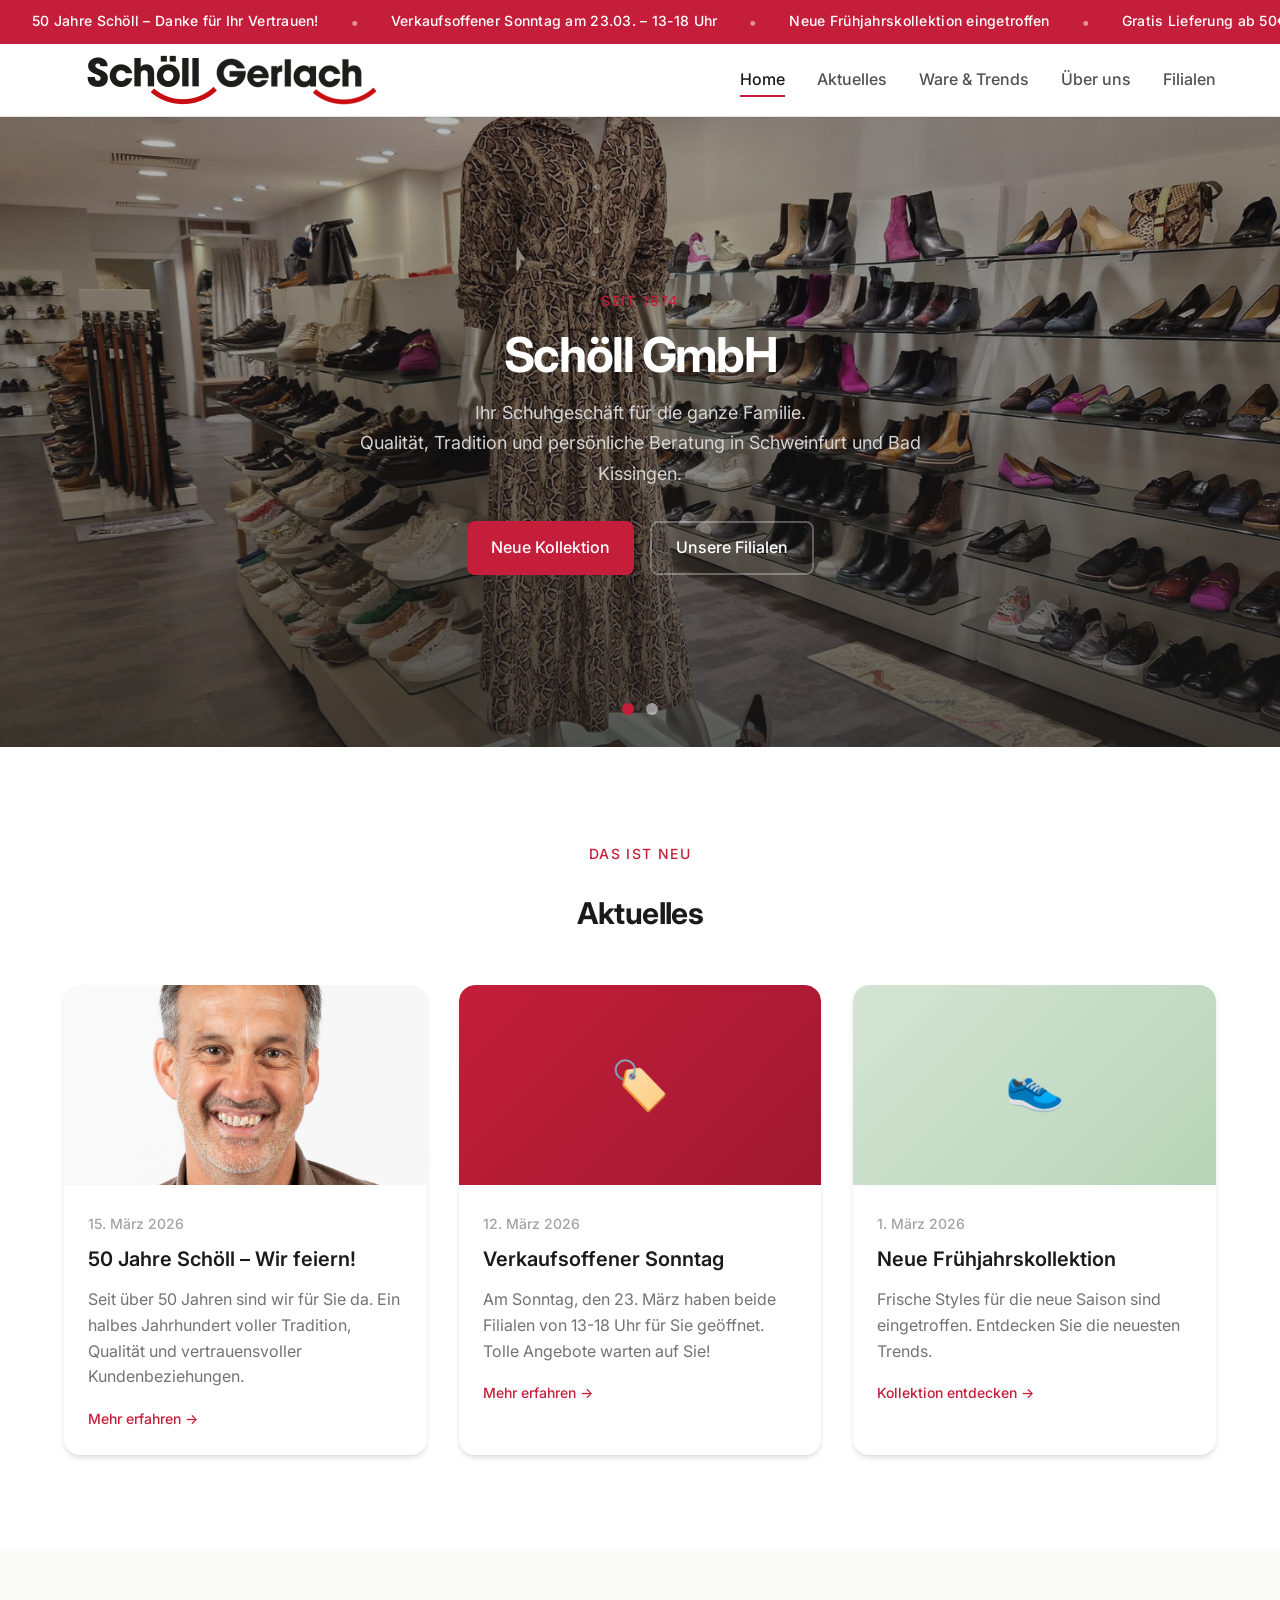
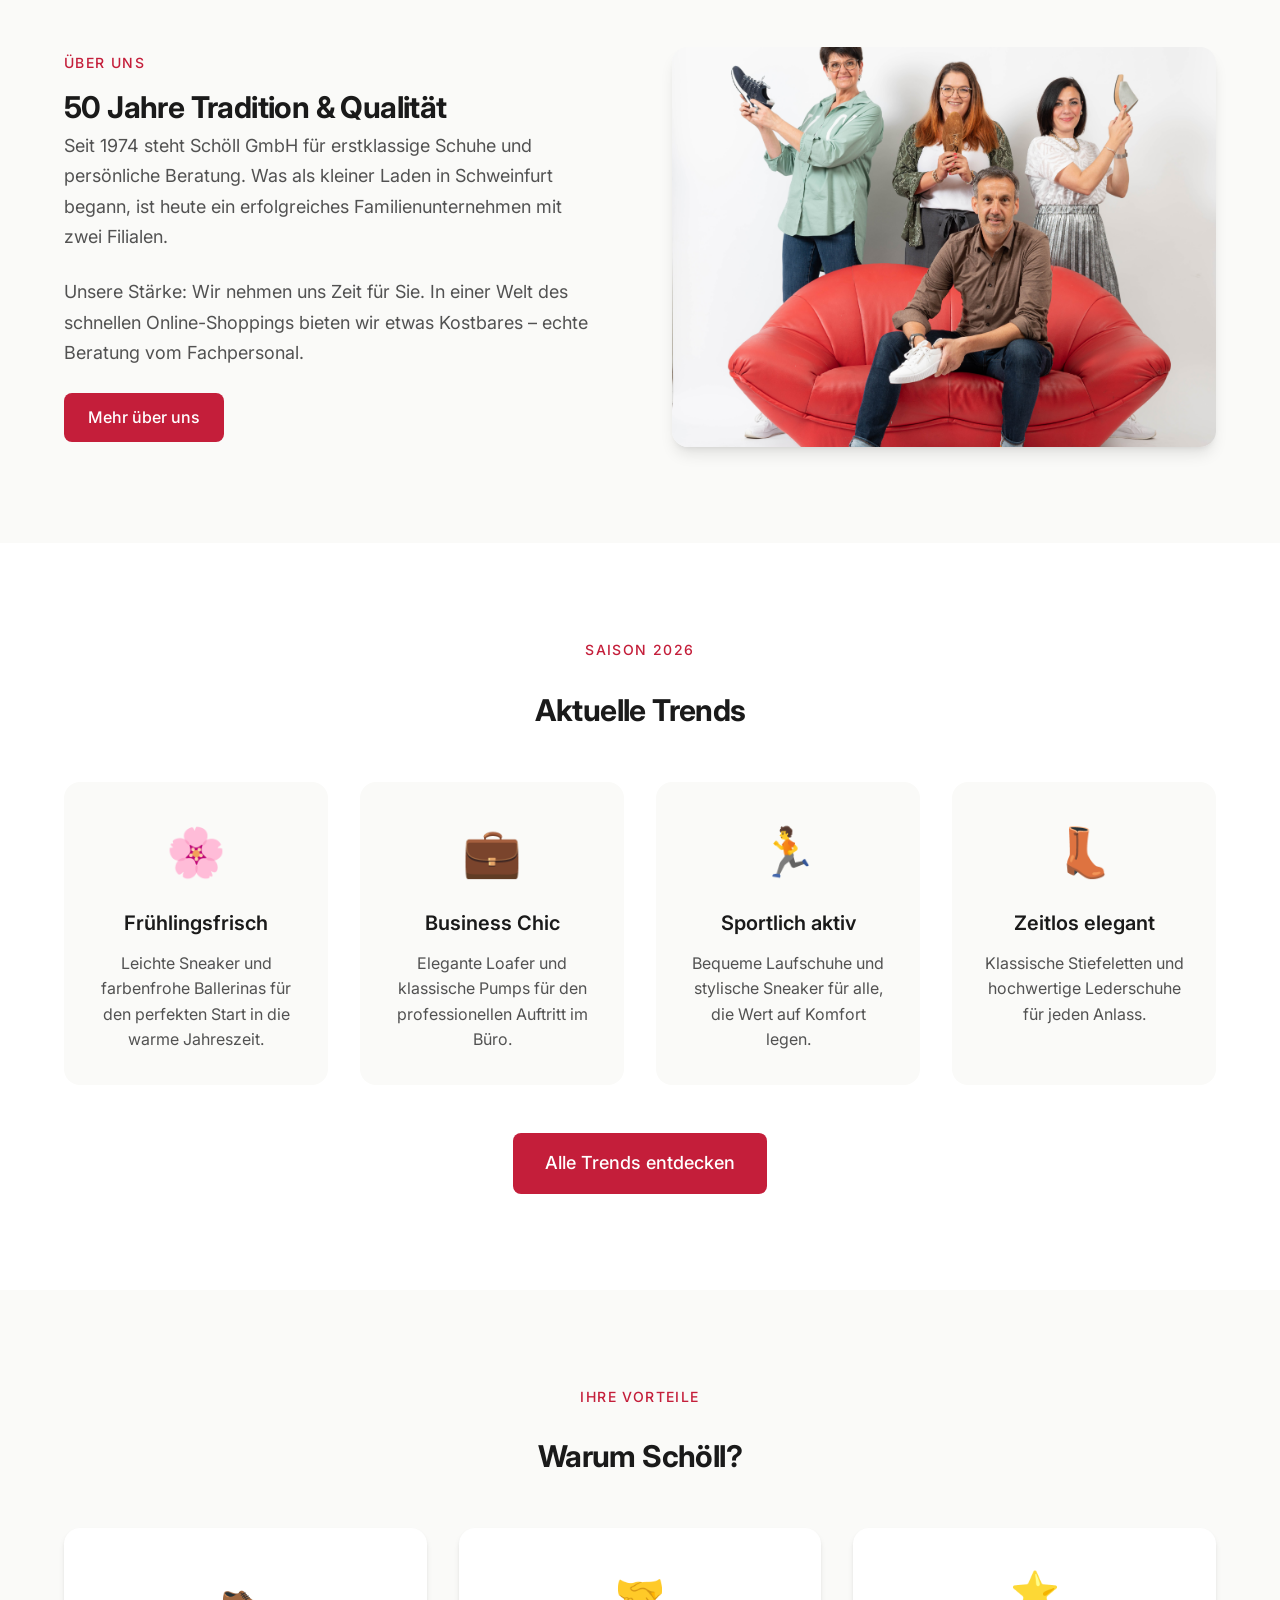
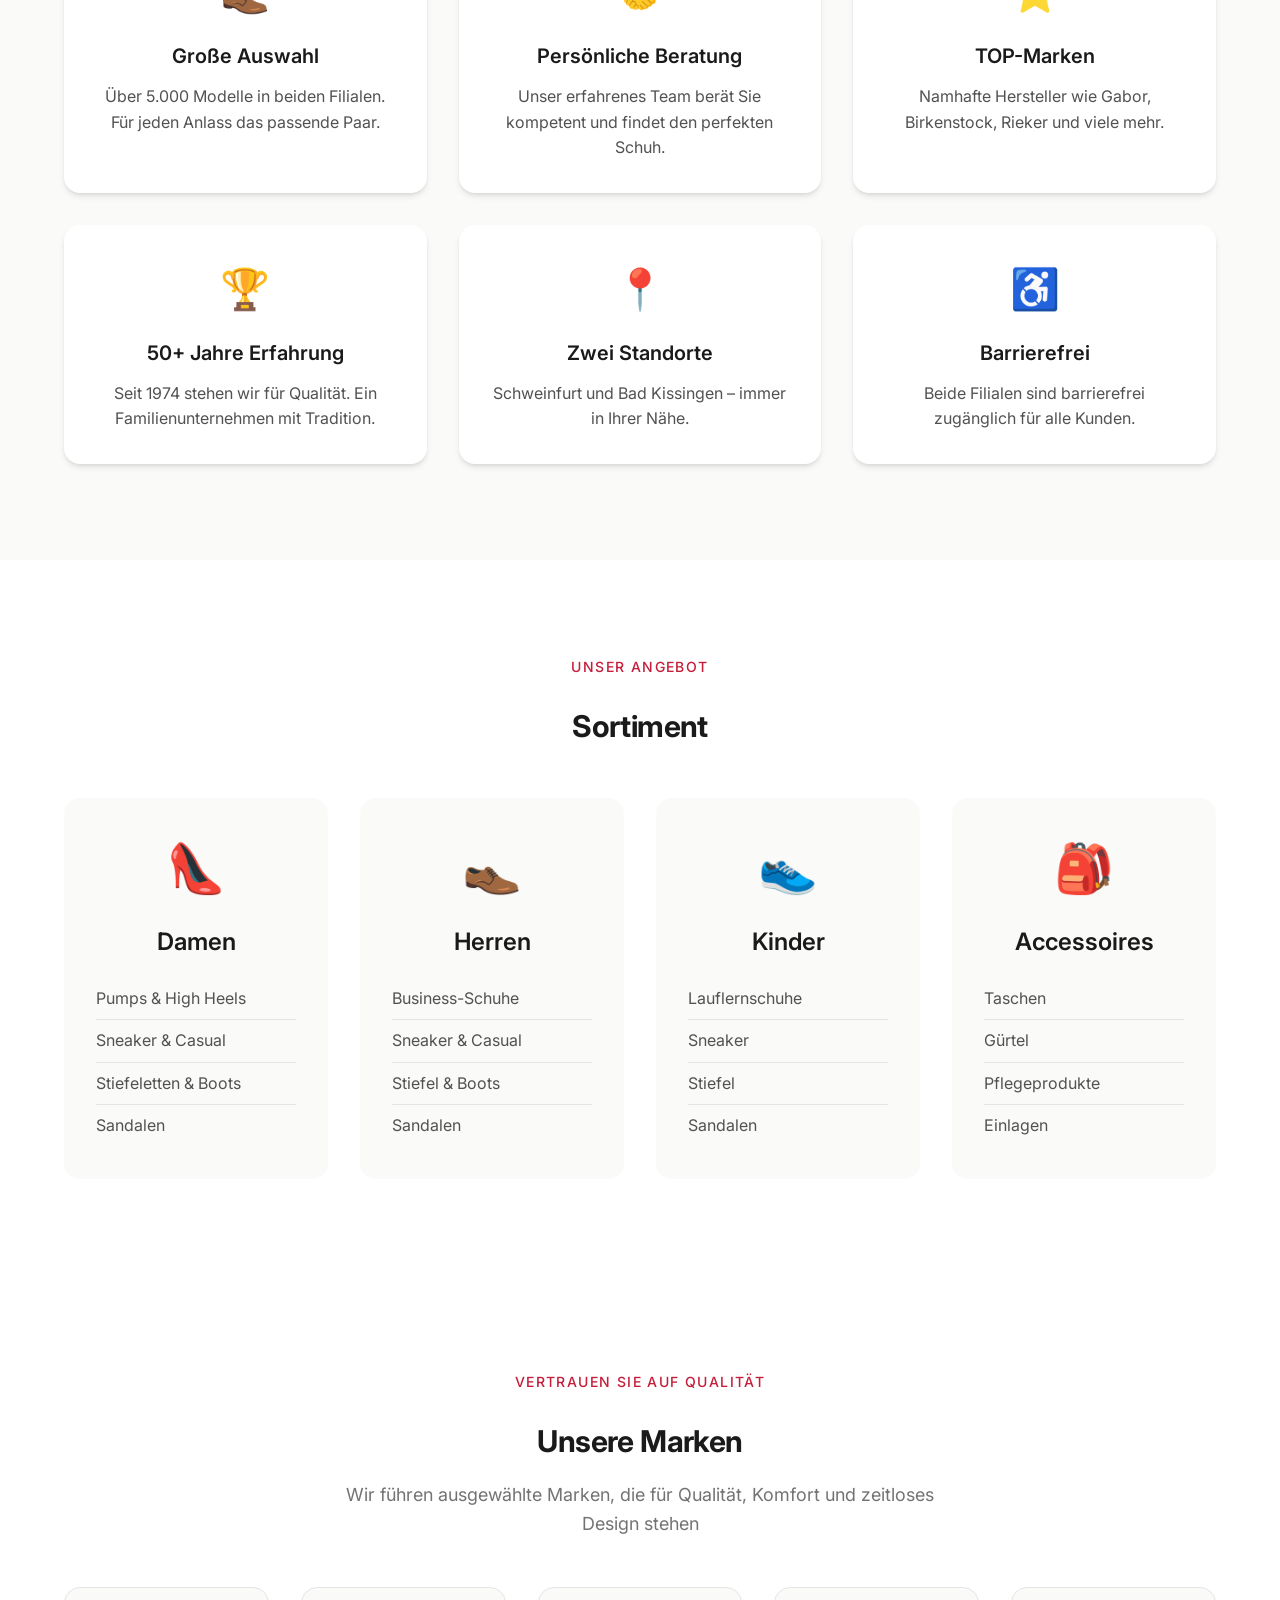
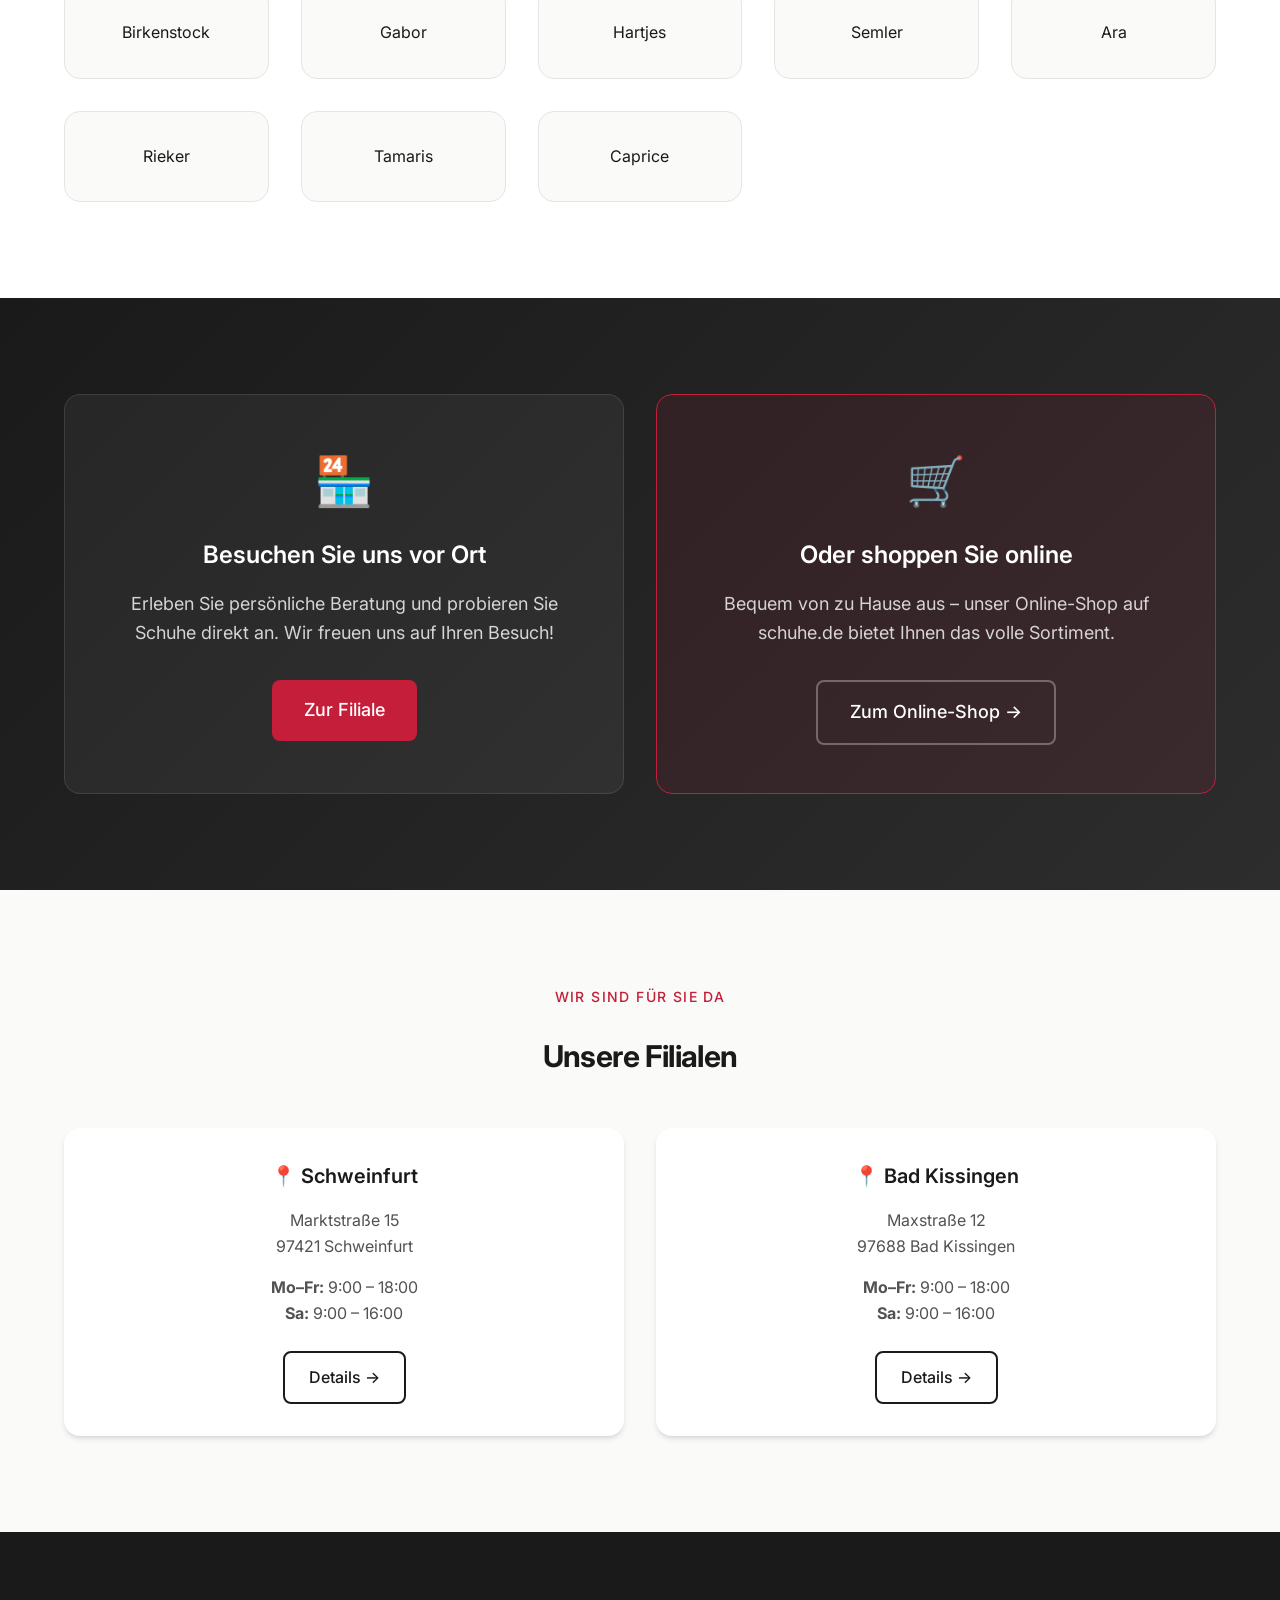
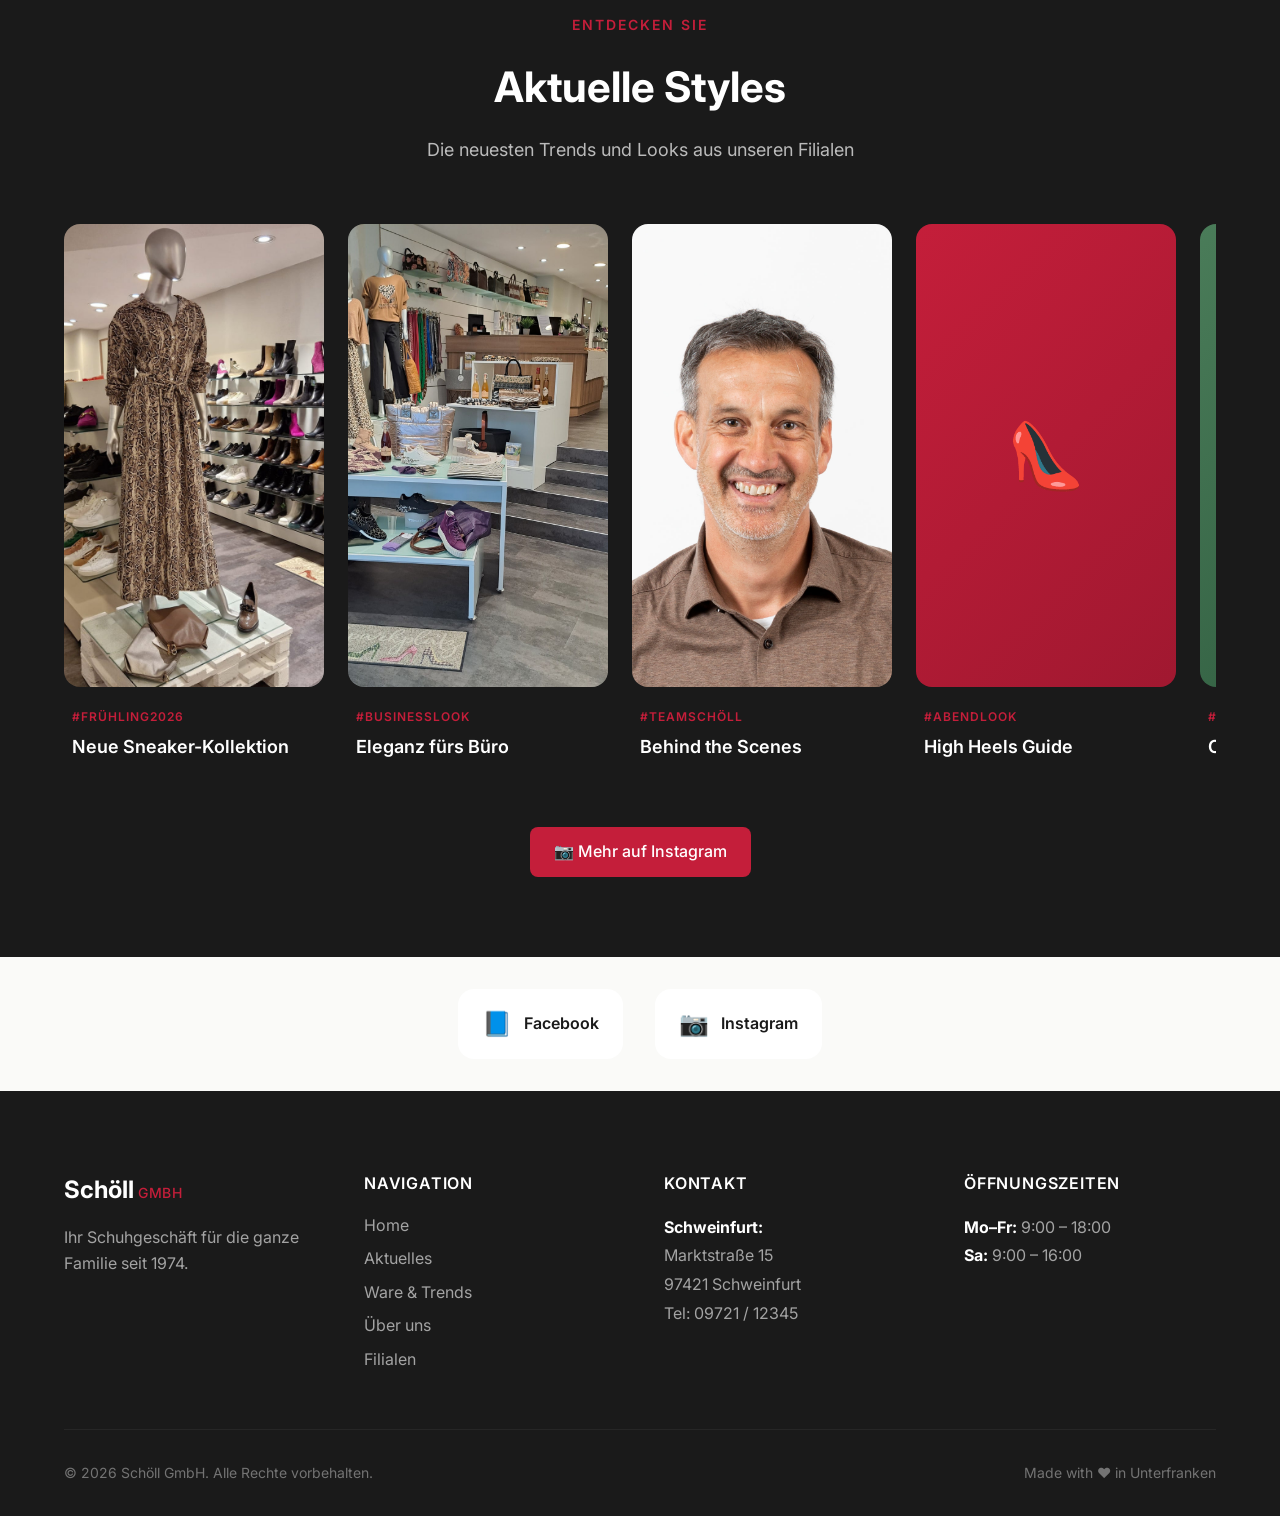
<file: index.html>
<!DOCTYPE html>
<html lang="de">
<head>
    <meta charset="UTF-8">
    <meta name="viewport" content="width=device-width, initial-scale=1.0">
    <title>Schöll GmbH – Schuhgeschäft seit über 50 Jahren</title>
    <meta name="description" content="Schöll GmbH – Ihr Schuhgeschäft in Schweinfurt und Bad Kissingen. Über 50 Jahre Tradition, Qualität und persönliche Beratung.">
    <link rel="preconnect" href="https://fonts.googleapis.com">
    <link rel="preconnect" href="https://fonts.gstatic.com" crossorigin>
    <link href="https://fonts.googleapis.com/css2?family=Inter:wght@300;400;500;600;700&display=swap" rel="stylesheet">
    <link rel="stylesheet" href="css/style.css">
</head>
<body>
    <!-- Ticker -->
    <div class="ticker" id="headerTicker">
        <div class="ticker-content">
            <span class="ticker-item">50 Jahre Schöll – Danke für Ihr Vertrauen!</span>
            <span class="ticker-separator">•</span>
            <span class="ticker-item">Verkaufsoffener Sonntag am 23.03. – 13-18 Uhr</span>
            <span class="ticker-separator">•</span>
            <span class="ticker-item">Neue Frühjahrskollektion eingetroffen</span>
            <span class="ticker-separator">•</span>
            <span class="ticker-item">Gratis Lieferung ab 50€ Bestellwert</span>
        </div>
    </div>

    <!-- Header -->
    <header class="header">
        <div class="container">
            <a href="index.html" class="logo">
                <img src="images/logo.png" alt="Schöll GmbH Logo" class="logo-img">
            </a>
            
            <button class="nav-toggle" id="navToggle" aria-label="Navigation öffnen">
                <span></span>
                <span></span>
                <span></span>
            </button>
            
            <nav class="nav" id="mainNav">
                <ul class="nav-list">
                    <li><a href="index.html" class="nav-link active">Home</a></li>
                    <li><a href="aktuelles.html" class="nav-link">Aktuelles</a></li>
                    <li><a href="ware-trends.html" class="nav-link">Ware & Trends</a></li>
                    <li><a href="ueber-uns.html" class="nav-link">Über uns</a></li>
                    <li><a href="filialen.html" class="nav-link">Filialen</a></li>
                </ul>
            </nav>
        </div>
    </header>

    <!-- Hero Section -->
    <section class="hero" id="heroSection">
        <div class="hero-slider" id="heroSlider">
            <div class="hero-slide active">
                <img src="images/slider1.jpg" alt="Schöll GmbH Filiale" class="hero-slide-img">
            </div>
            <div class="hero-slide">
                <img src="images/slider2.jpg" alt="Schöll Team bei der Arbeit" class="hero-slide-img">
            </div>
        </div>
        <div class="hero-overlay"></div>
        <div class="hero-content">
            <div class="container">
                <span class="hero-label">Seit 1974</span>
                <h1 class="hero-title">Schöll GmbH</h1>
                <p class="hero-subtitle">Ihr Schuhgeschäft für die ganze Familie.<br>Qualität, Tradition und persönliche Beratung in Schweinfurt und Bad Kissingen.</p>
                <div class="hero-buttons">
                    <a href="ware-trends.html" class="btn btn-primary">Neue Kollektion</a>
                    <a href="filialen.html" class="btn btn-secondary">Unsere Filialen</a>
                </div>
            </div>
        </div>
        <div class="hero-slider-dots" id="heroSliderDots">
            <span class="slider-dot active" data-slide="0"></span>
            <span class="slider-dot" data-slide="1"></span>
        </div>
    </section>

    <!-- 1. Aktuelles -->
    <section class="teaser-section">
        <div class="container">
            <div class="section-header center">
                <span class="section-label">Das ist neu</span>
                <h2 class="section-title">Aktuelles</h2>
            </div>
            <div class="teaser-grid">
                <article class="teaser-card">
                    <div class="teaser-image">
                        <img src="images/inhaber.jpg" alt="50 Jahre Schöll" class="teaser-img">
                    </div>
                    <div class="teaser-content">
                        <time class="teaser-date">15. März 2026</time>
                        <h3 class="teaser-title">50 Jahre Schöll – Wir feiern!</h3>
                        <p class="teaser-text">Seit über 50 Jahren sind wir für Sie da. Ein halbes Jahrhundert voller Tradition, Qualität und vertrauensvoller Kundenbeziehungen.</p>
                        <a href="aktuelles.html" class="teaser-link">Mehr erfahren →</a>
                    </div>
                </article>
                <article class="teaser-card">
                    <div class="teaser-image">
                        <div class="teaser-img" style="background: linear-gradient(135deg, #c41e3a 0%, #a01830 100%); display: flex; align-items: center; justify-content: center; color: white; font-size: 3rem;">🏷️</div>
                    </div>
                    <div class="teaser-content">
                        <time class="teaser-date">12. März 2026</time>
                        <h3 class="teaser-title">Verkaufsoffener Sonntag</h3>
                        <p class="teaser-text">Am Sonntag, den 23. März haben beide Filialen von 13-18 Uhr für Sie geöffnet. Tolle Angebote warten auf Sie!</p>
                        <a href="aktuelles.html" class="teaser-link">Mehr erfahren →</a>
                    </div>
                </article>
                <article class="teaser-card">
                    <div class="teaser-image">
                        <div class="teaser-img" style="background: linear-gradient(135deg, #d4e4d4 0%, #b8d4b8 100%); display: flex; align-items: center; justify-content: center; color: white; font-size: 3rem;">👟</div>
                    </div>
                    <div class="teaser-content">
                        <time class="teaser-date">1. März 2026</time>
                        <h3 class="teaser-title">Neue Frühjahrskollektion</h3>
                        <p class="teaser-text">Frische Styles für die neue Saison sind eingetroffen. Entdecken Sie die neuesten Trends.</p>
                        <a href="ware-trends.html" class="teaser-link">Kollektion entdecken →</a>
                    </div>
                </article>
            </div>
        </div>
    </section>

    <!-- 2. Über uns (kurz) -->
    <section class="about-short-section bg-warm">
        <div class="container">
            <div class="about-short-grid">
                <div class="about-short-content">
                    <span class="section-label">Über uns</span>
                    <h2 class="section-title">50 Jahre Tradition & Qualität</h2>
                    <p class="about-short-text">Seit 1974 steht Schöll GmbH für erstklassige Schuhe und persönliche Beratung. Was als kleiner Laden in Schweinfurt begann, ist heute ein erfolgreiches Familienunternehmen mit zwei Filialen.</p>
                    <p class="about-short-text">Unsere Stärke: Wir nehmen uns Zeit für Sie. In einer Welt des schnellen Online-Shoppings bieten wir etwas Kostbares – echte Beratung vom Fachpersonal.</p>
                    <a href="ueber-uns.html" class="btn btn-primary">Mehr über uns</a>
                </div>
                <div class="about-short-image">
                    <img src="images/team-unser.jpg" alt="Das Schöll Team" class="about-short-img">
                </div>
            </div>
        </div>
    </section>

    <!-- 3. Trends -->
    <section class="trends-section">
        <div class="container">
            <div class="section-header center">
                <span class="section-label">Saison 2026</span>
                <h2 class="section-title">Aktuelle Trends</h2>
            </div>
            <div class="trends-grid">
                <div class="trend-card">
                    <div class="trend-icon">🌸</div>
                    <h3 class="trend-title">Frühlingsfrisch</h3>
                    <p class="trend-text">Leichte Sneaker und farbenfrohe Ballerinas für den perfekten Start in die warme Jahreszeit.</p>
                </div>
                <div class="trend-card">
                    <div class="trend-icon">💼</div>
                    <h3 class="trend-title">Business Chic</h3>
                    <p class="trend-text">Elegante Loafer und klassische Pumps für den professionellen Auftritt im Büro.</p>
                </div>
                <div class="trend-card">
                    <div class="trend-icon">🏃</div>
                    <h3 class="trend-title">Sportlich aktiv</h3>
                    <p class="trend-text">Bequeme Laufschuhe und stylische Sneaker für alle, die Wert auf Komfort legen.</p>
                </div>
                <div class="trend-card">
                    <div class="trend-icon">👢</div>
                    <h3 class="trend-title">Zeitlos elegant</h3>
                    <p class="trend-text">Klassische Stiefeletten und hochwertige Lederschuhe für jeden Anlass.</p>
                </div>
            </div>
            <div class="trends-cta">
                <a href="ware-trends.html" class="btn btn-primary btn-large">Alle Trends entdecken</a>
            </div>
        </div>
    </section>

    <!-- 4. Benefits -->
    <section class="benefits-section bg-warm">
        <div class="container">
            <div class="section-header center">
                <span class="section-label">Ihre Vorteile</span>
                <h2 class="section-title">Warum Schöll?</h2>
            </div>
            <div class="benefits-grid">
                <div class="benefit-item">
                    <div class="benefit-icon">👞</div>
                    <h3 class="benefit-title">Große Auswahl</h3>
                    <p class="benefit-text">Über 5.000 Modelle in beiden Filialen. Für jeden Anlass das passende Paar.</p>
                </div>
                <div class="benefit-item">
                    <div class="benefit-icon">🤝</div>
                    <h3 class="benefit-title">Persönliche Beratung</h3>
                    <p class="benefit-text">Unser erfahrenes Team berät Sie kompetent und findet den perfekten Schuh.</p>
                </div>
                <div class="benefit-item">
                    <div class="benefit-icon">⭐</div>
                    <h3 class="benefit-title">TOP-Marken</h3>
                    <p class="benefit-text">Namhafte Hersteller wie Gabor, Birkenstock, Rieker und viele mehr.</p>
                </div>
                <div class="benefit-item">
                    <div class="benefit-icon">🏆</div>
                    <h3 class="benefit-title">50+ Jahre Erfahrung</h3>
                    <p class="benefit-text">Seit 1974 stehen wir für Qualität. Ein Familienunternehmen mit Tradition.</p>
                </div>
                <div class="benefit-item">
                    <div class="benefit-icon">📍</div>
                    <h3 class="benefit-title">Zwei Standorte</h3>
                    <p class="benefit-text">Schweinfurt und Bad Kissingen – immer in Ihrer Nähe.</p>
                </div>
                <div class="benefit-item">
                    <div class="benefit-icon">♿</div>
                    <h3 class="benefit-title">Barrierefrei</h3>
                    <p class="benefit-text">Beide Filialen sind barrierefrei zugänglich für alle Kunden.</p>
                </div>
            </div>
        </div>
    </section>

    <!-- 5. Sortiment -->
    <section class="sortiment-section">
        <div class="container">
            <div class="section-header center">
                <span class="section-label">Unser Angebot</span>
                <h2 class="section-title">Sortiment</h2>
            </div>
            <div class="sortiment-grid">
                <div class="sortiment-card">
                    <div class="sortiment-icon">👠</div>
                    <h3 class="sortiment-title">Damen</h3>
                    <ul class="sortiment-list">
                        <li>Pumps & High Heels</li>
                        <li>Sneaker & Casual</li>
                        <li>Stiefeletten & Boots</li>
                        <li>Sandalen</li>
                    </ul>
                </div>
                <div class="sortiment-card">
                    <div class="sortiment-icon">👞</div>
                    <h3 class="sortiment-title">Herren</h3>
                    <ul class="sortiment-list">
                        <li>Business-Schuhe</li>
                        <li>Sneaker & Casual</li>
                        <li>Stiefel & Boots</li>
                        <li>Sandalen</li>
                    </ul>
                </div>
                <div class="sortiment-card">
                    <div class="sortiment-icon">👟</div>
                    <h3 class="sortiment-title">Kinder</h3>
                    <ul class="sortiment-list">
                        <li>Lauflernschuhe</li>
                        <li>Sneaker</li>
                        <li>Stiefel</li>
                        <li>Sandalen</li>
                    </ul>
                </div>
                <div class="sortiment-card">
                    <div class="sortiment-icon">🎒</div>
                    <h3 class="sortiment-title">Accessoires</h3>
                    <ul class="sortiment-list">
                        <li>Taschen</li>
                        <li>Gürtel</li>
                        <li>Pflegeprodukte</li>
                        <li>Einlagen</li>
                    </ul>
                </div>
            </div>
        </div>
    </section>

    <!-- 6. Social Proof (Marken) -->
    <section class="brands-section bg-warm">
        <div class="container">
            <div class="section-header center">
                <span class="section-label">Vertrauen Sie auf Qualität</span>
                <h2 class="section-title">Unsere Marken</h2>
                <p class="section-subtitle center">Wir führen ausgewählte Marken, die für Qualität, Komfort und zeitloses Design stehen</p>
            </div>
            <div class="brands-grid">
                <div class="brand-item">Birkenstock</div>
                <div class="brand-item">Gabor</div>
                <div class="brand-item">Hartjes</div>
                <div class="brand-item">Semler</div>
                <div class="brand-item">Ara</div>
                <div class="brand-item">Rieker</div>
                <div class="brand-item">Tamaris</div>
                <div class="brand-item">Caprice</div>
            </div>
        </div>
    </section>

    <!-- 7. CTA (Filiale oder Online) -->
    <section class="cta-dual-section">
        <div class="container">
            <div class="cta-dual-grid">
                <div class="cta-dual-card">
                    <div class="cta-dual-icon">🏪</div>
                    <h3 class="cta-dual-title">Besuchen Sie uns vor Ort</h3>
                    <p class="cta-dual-text">Erleben Sie persönliche Beratung und probieren Sie Schuhe direkt an. Wir freuen uns auf Ihren Besuch!</p>
                    <a href="filialen.html" class="btn btn-primary btn-large">Zur Filiale</a>
                </div>
                <div class="cta-dual-card highlight">
                    <div class="cta-dual-icon">🛒</div>
                    <h3 class="cta-dual-title">Oder shoppen Sie online</h3>
                    <p class="cta-dual-text">Bequem von zu Hause aus – unser Online-Shop auf schuhe.de bietet Ihnen das volle Sortiment.</p>
                    <a href="https://www.schuhe.de" target="_blank" rel="noopener" class="btn btn-secondary btn-large">Zum Online-Shop →</a>
                </div>
            </div>
        </div>
    </section>

    <!-- 8. Filial-Überblick -->
    <section class="filialen-short-section bg-warm">
        <div class="container">
            <div class="section-header center">
                <span class="section-label">Wir sind für Sie da</span>
                <h2 class="section-title">Unsere Filialen</h2>
            </div>
            <div class="filialen-short-grid">
                <div class="filialen-short-card">
                    <h3 class="filialen-short-title">📍 Schweinfurt</h3>
                    <p class="filialen-short-address">Marktstraße 15<br>97421 Schweinfurt</p>
                    <p class="filialen-short-hours">
                        <strong>Mo–Fr:</strong> 9:00 – 18:00<br>
                        <strong>Sa:</strong> 9:00 – 16:00
                    </p>
                    <a href="filialen.html" class="btn btn-outline">Details →</a>
                </div>
                <div class="filialen-short-card">
                    <h3 class="filialen-short-title">📍 Bad Kissingen</h3>
                    <p class="filialen-short-address">Maxstraße 12<br>97688 Bad Kissingen</p>
                    <p class="filialen-short-hours">
                        <strong>Mo–Fr:</strong> 9:00 – 18:00<br>
                        <strong>Sa:</strong> 9:00 – 16:00
                    </p>
                    <a href="filialen.html" class="btn btn-outline">Details →</a>
                </div>
            </div>
        </div>
    </section>

    <!-- 9. Aktuelle Styles (Reels/Video Sektion) -->
    <section class="styles-section">
        <div class="container">
            <div class="styles-header">
                <span class="styles-label">Entdecken Sie</span>
                <h2 class="styles-title">Aktuelle Styles</h2>
                <p class="styles-desc">Die neuesten Trends und Looks aus unseren Filialen</p>
            </div>
            
            <div class="styles-grid">
                <div class="style-card">
                    <div class="style-media">
                        <img src="images/slider1.jpg" alt="Sneaker Kollektion" class="style-img">
                        <div class="style-play">▶</div>
                    </div>
                    <div class="style-content">
                        <span class="style-tag">#Frühling2026</span>
                        <h3 class="style-name">Neue Sneaker-Kollektion</h3>
                    </div>
                </div>
                
                <div class="style-card">
                    <div class="style-media">
                        <img src="images/slider2.jpg" alt="Business Look" class="style-img">
                        <div class="style-play">▶</div>
                    </div>
                    <div class="style-content">
                        <span class="style-tag">#BusinessLook</span>
                        <h3 class="style-name">Eleganz fürs Büro</h3>
                    </div>
                </div>
                
                <div class="style-card">
                    <div class="style-media">
                        <img src="images/inhaber.jpg" alt="Behind the Scenes" class="style-img">
                        <div class="style-play">▶</div>
                    </div>
                    <div class="style-content">
                        <span class="style-tag">#TeamSchöll</span>
                        <h3 class="style-name">Behind the Scenes</h3>
                    </div>
                </div>
                
                <div class="style-card">
                    <div class="style-media">
                        <div class="style-img style-gradient-red">👠</div>
                        <div class="style-play">▶</div>
                    </div>
                    <div class="style-content">
                        <span class="style-tag">#Abendlook</span>
                        <h3 class="style-name">High Heels Guide</h3>
                    </div>
                </div>
                
                <div class="style-card">
                    <div class="style-media">
                        <div class="style-img style-gradient-green">👟</div>
                        <div class="style-play">▶</div>
                    </div>
                    <div class="style-content">
                        <span class="style-tag">#Sportlich</span>
                        <h3 class="style-name">Comfort First</h3>
                    </div>
                </div>
            </div>
            
            <div class="styles-cta">
                <a href="https://www.instagram.com/schoellgmbh" target="_blank" rel="noopener" class="btn btn-primary">
                    📷 Mehr auf Instagram
                </a>
            </div>
        </div>
    </section>

    <!-- Social Links (kurz) -->
    <section class="social-links-section bg-warm">
        <div class="container">
            <div class="social-links-grid">
                <a href="https://www.facebook.com/schoellgmbh" target="_blank" rel="noopener" class="social-link">
                    <span class="social-link-icon">📘</span>
                    <span class="social-link-text">Facebook</span>
                </a>
                <a href="https://www.instagram.com/schoellgmbh" target="_blank" rel="noopener" class="social-link">
                    <span class="social-link-icon">📷</span>
                    <span class="social-link-text">Instagram</span>
                </a>
            </div>
        </div>
    </section>

    <!-- Footer -->
    <footer class="footer">
        <div class="container">
            <div class="footer-grid">
                <div class="footer-column">
                    <a href="index.html" class="footer-logo">
                        <span class="footer-logo-text">Schöll</span>
                        <span class="footer-logo-subtitle">GmbH</span>
                    </a>
                    <p class="footer-text">Ihr Schuhgeschäft für die ganze Familie seit 1974.</p>
                </div>
                <div class="footer-column">
                    <h4 class="footer-heading">Navigation</h4>
                    <ul class="footer-links">
                        <li><a href="index.html">Home</a></li>
                        <li><a href="aktuelles.html">Aktuelles</a></li>
                        <li><a href="ware-trends.html">Ware & Trends</a></li>
                        <li><a href="ueber-uns.html">Über uns</a></li>
                        <li><a href="filialen.html">Filialen</a></li>
                    </ul>
                </div>
                <div class="footer-column">
                    <h4 class="footer-heading">Kontakt</h4>
                    <p class="footer-contact">
                        <strong>Schweinfurt:</strong><br>
                        Marktstraße 15<br>
                        97421 Schweinfurt<br>
                        Tel: 09721 / 12345
                    </p>
                </div>
                <div class="footer-column">
                    <h4 class="footer-heading">Öffnungszeiten</h4>
                    <p class="footer-hours">
                        <strong>Mo–Fr:</strong> 9:00 – 18:00<br>
                        <strong>Sa:</strong> 9:00 – 16:00
                    </p>
                </div>
            </div>
            <div class="footer-bottom">
                <p>&copy; 2026 Schöll GmbH. Alle Rechte vorbehalten.</p>
                <p class="footer-meta">Made with ❤️ in Unterfranken</p>
            </div>
        </div>
    </footer>

    <script src="js/main.js"></script>
</body>
</html>
</file>
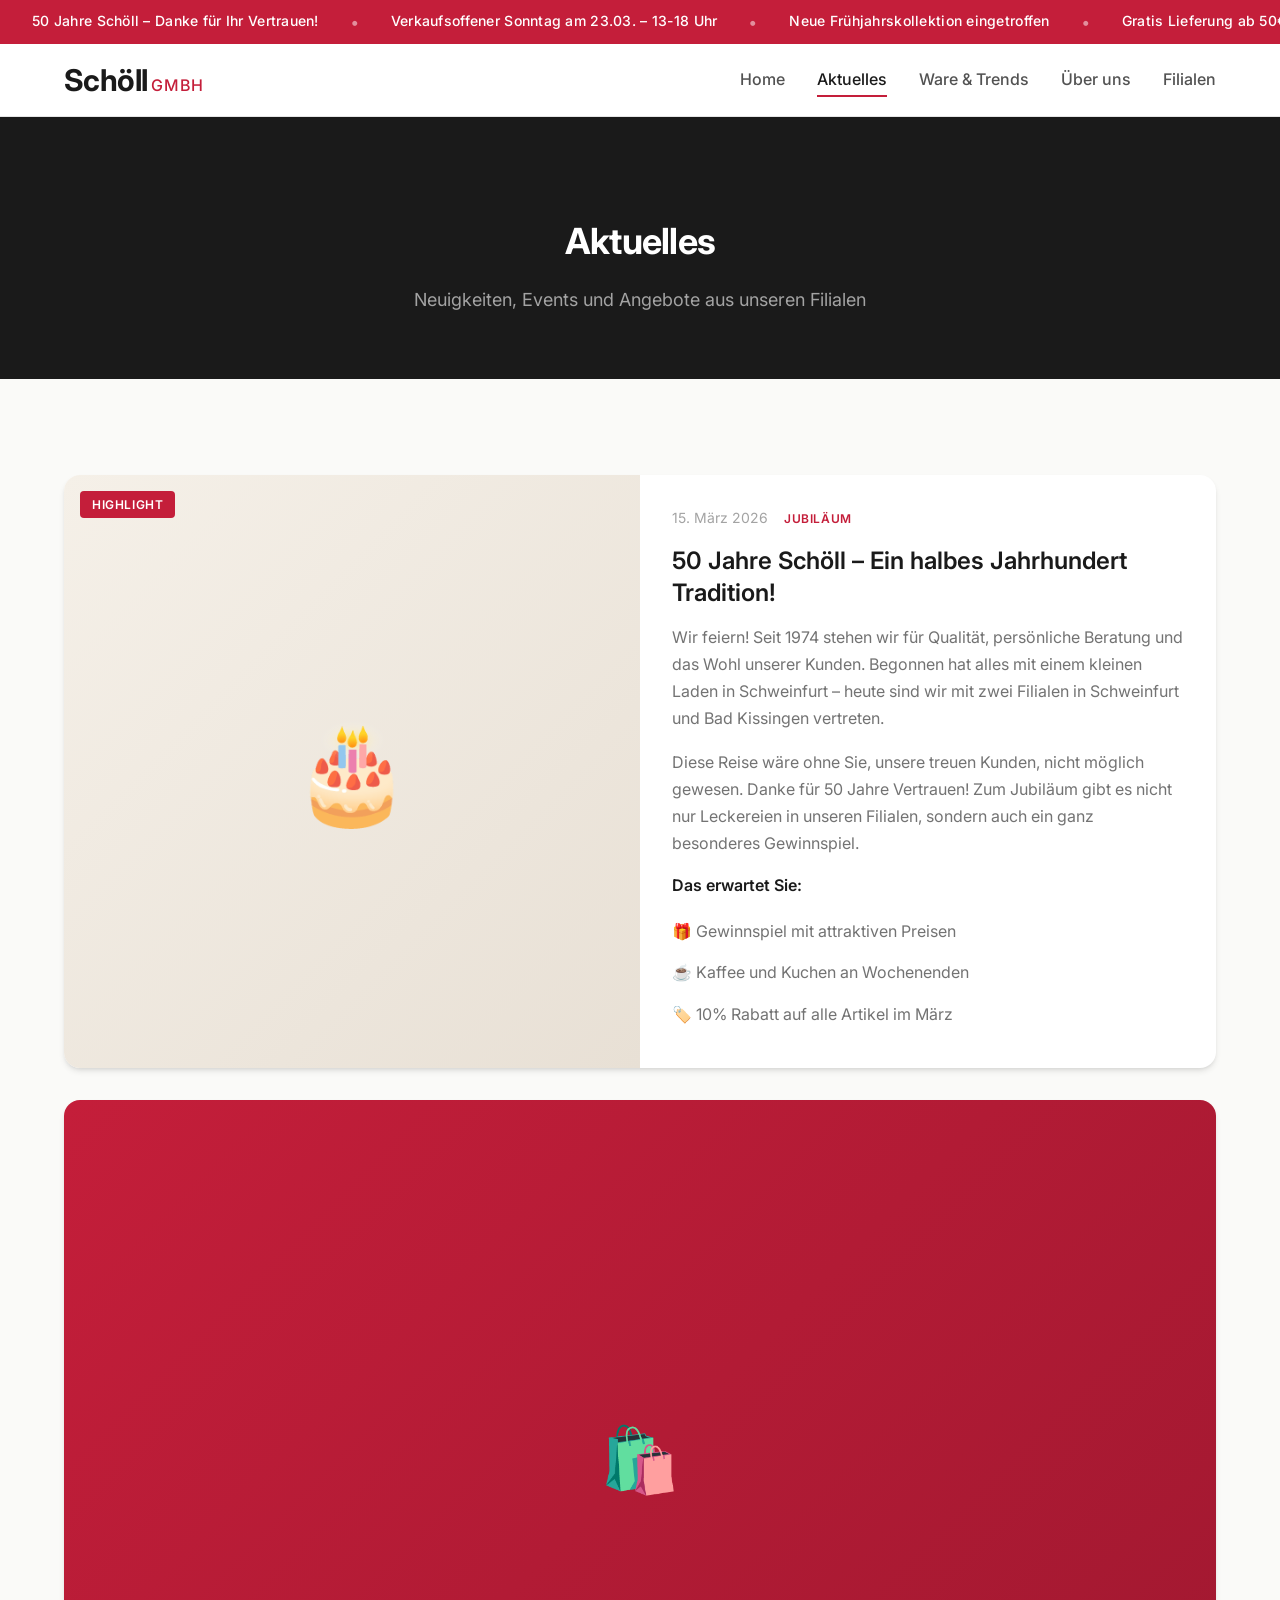
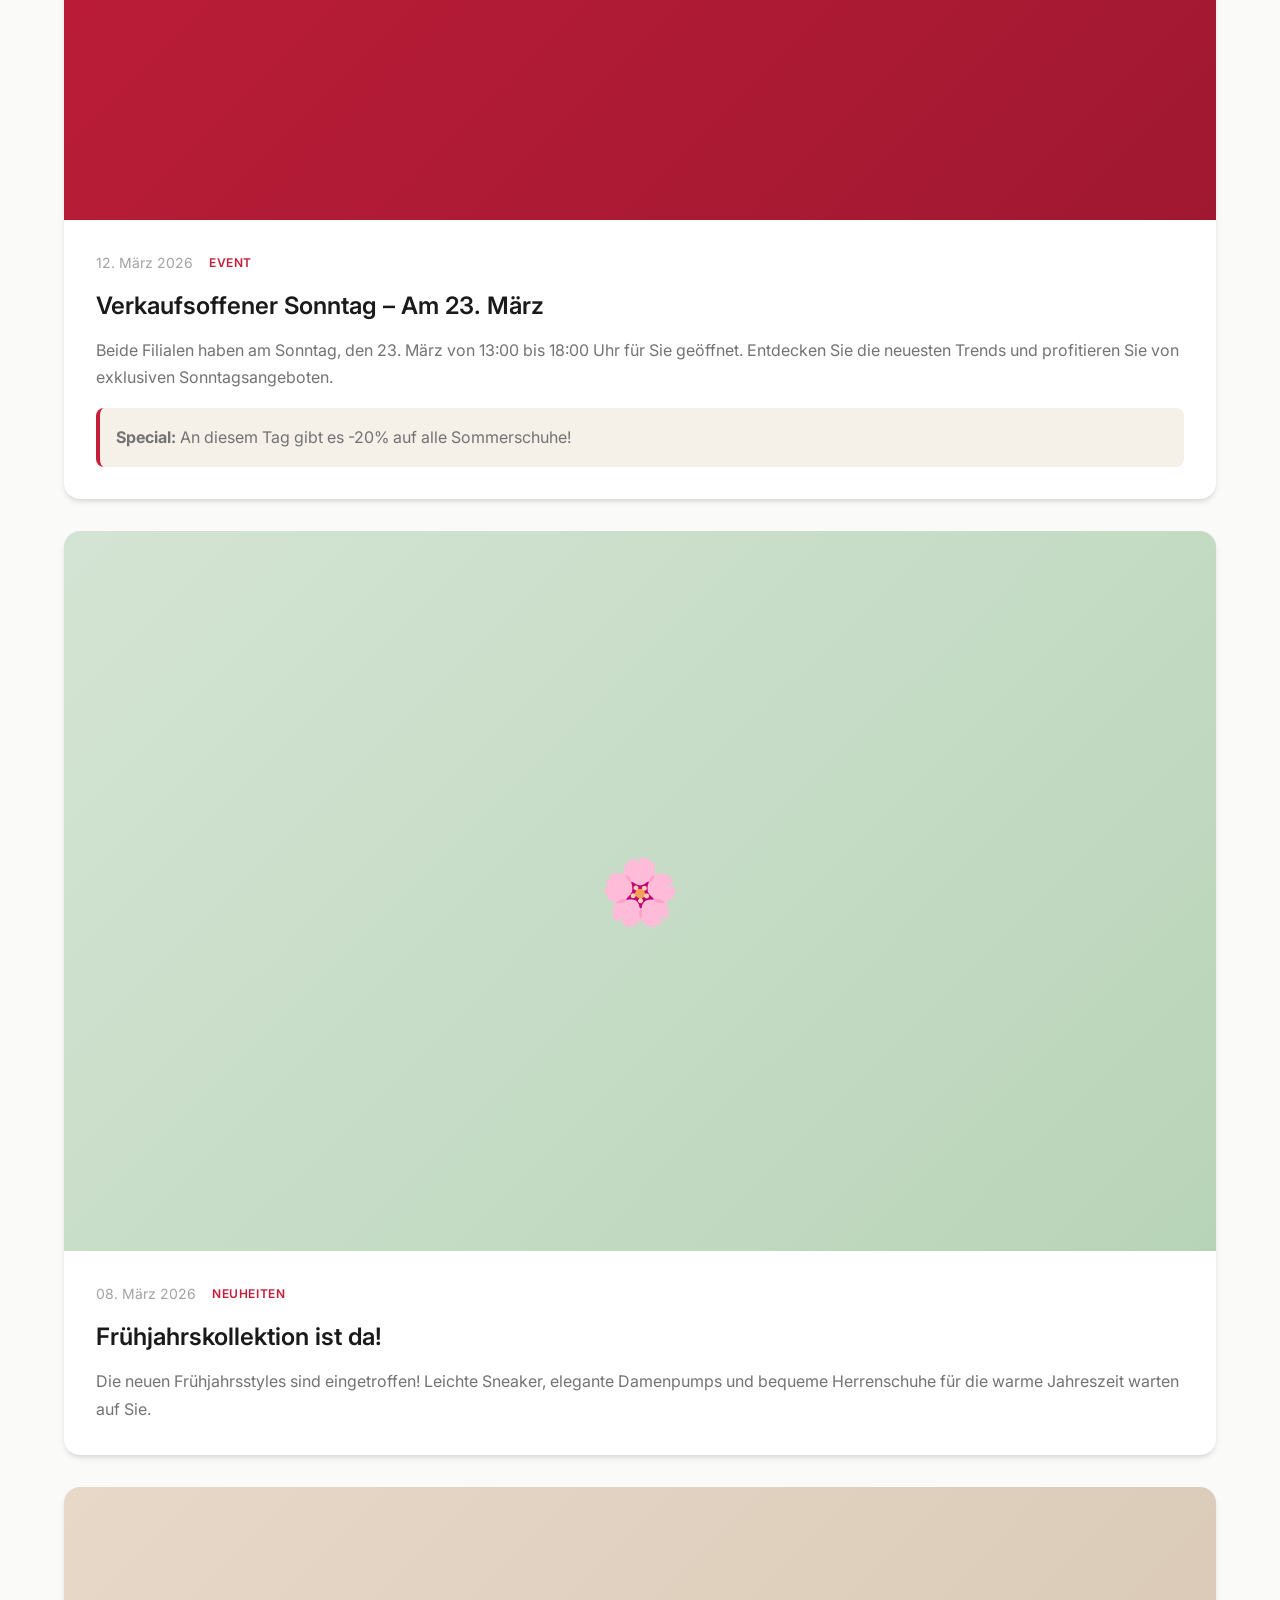
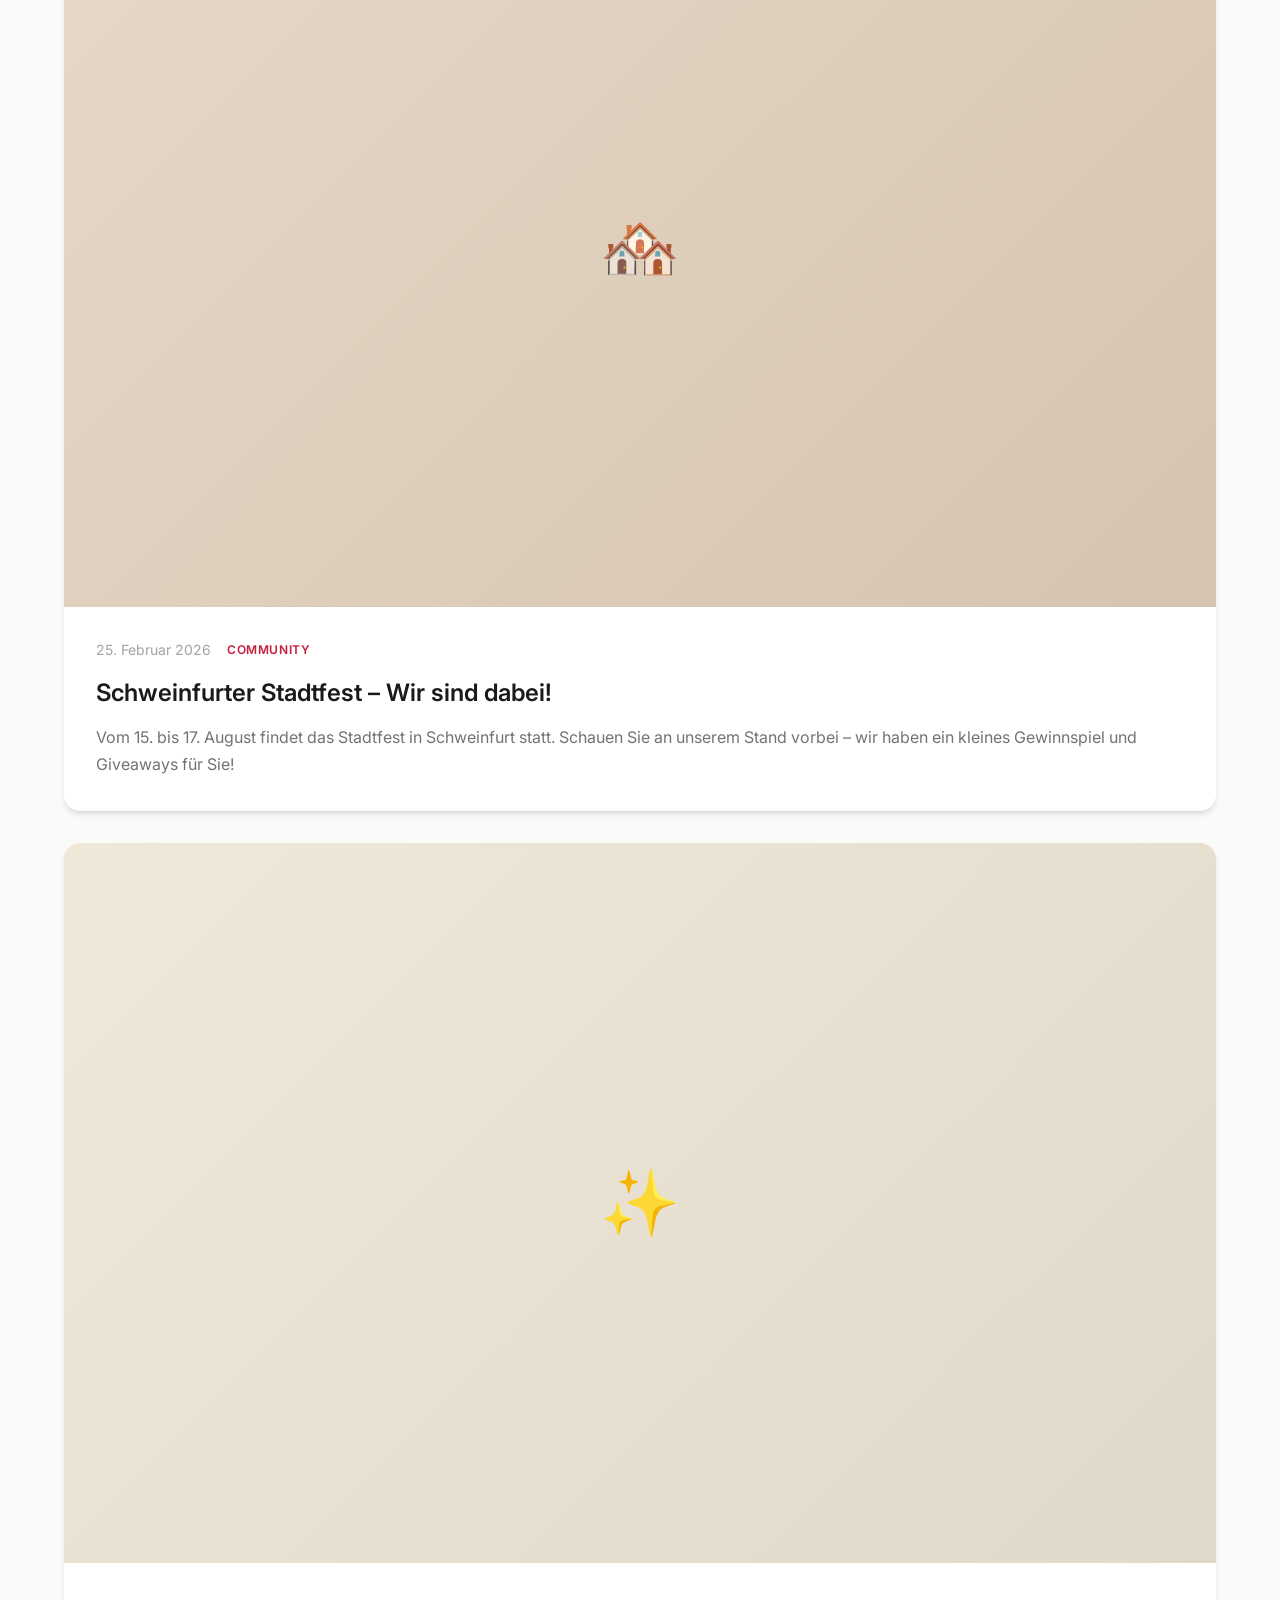
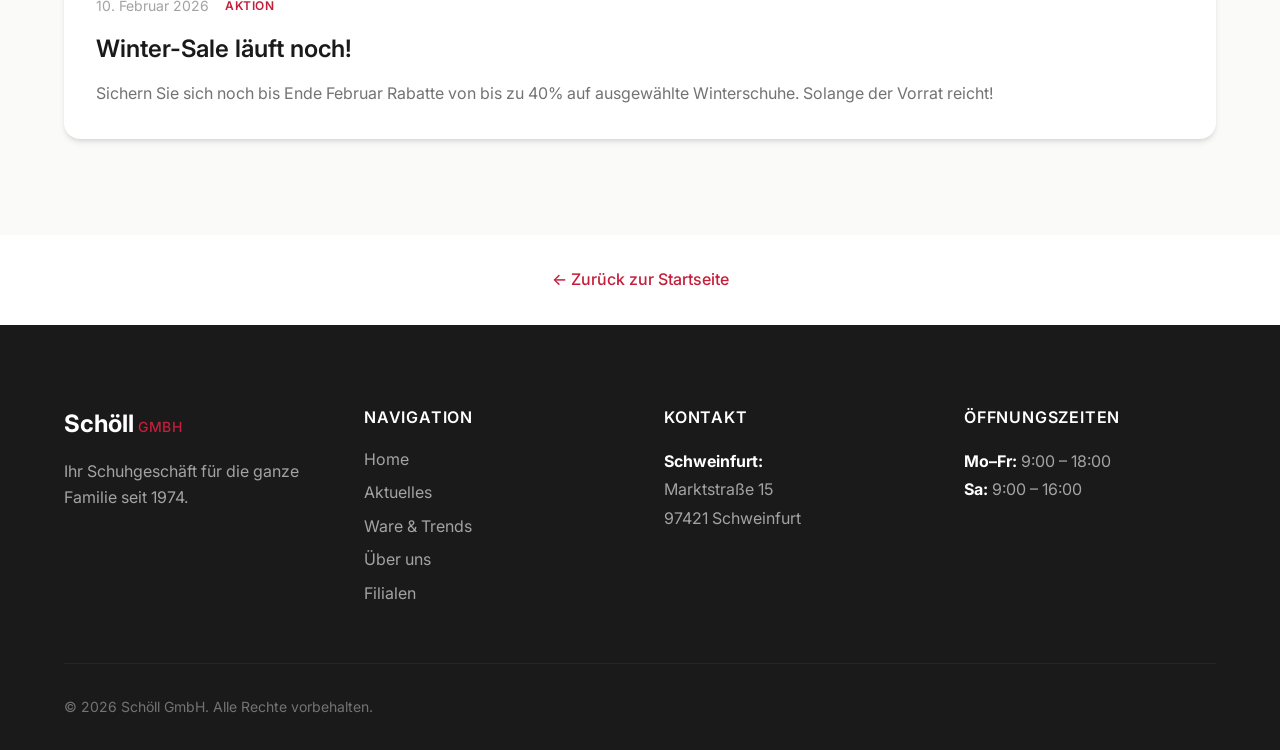
<file: aktuelles.html>
<!DOCTYPE html>
<html lang="de">
<head>
    <meta charset="UTF-8">
    <meta name="viewport" content="width=device-width, initial-scale=1.0">
    <title>Aktuelles – Schöll GmbH</title>
    <meta name="description" content="Aktuelle News aus dem Schöll GmbH Schuhgeschäft: Verkaufsoffene Sonntage, Events, Rabatte und Neuigkeiten aus Schweinfurt und Bad Kissingen.">
    <link rel="preconnect" href="https://fonts.googleapis.com">
    <link rel="preconnect" href="https://fonts.gstatic.com" crossorigin>
    <link href="https://fonts.googleapis.com/css2?family=Inter:wght@300;400;500;600;700&display=swap" rel="stylesheet">
    <link rel="stylesheet" href="css/style.css">
</head>
<body>
    <!-- Ticker -->
    <div class="ticker" id="headerTicker">
        <div class="ticker-content">
            <span class="ticker-item">50 Jahre Schöll – Danke für Ihr Vertrauen!</span>
            <span class="ticker-separator">•</span>
            <span class="ticker-item">Verkaufsoffener Sonntag am 23.03. – 13-18 Uhr</span>
            <span class="ticker-separator">•</span>
            <span class="ticker-item">Neue Frühjahrskollektion eingetroffen</span>
            <span class="ticker-separator">•</span>
            <span class="ticker-item">Gratis Lieferung ab 50€ Bestellwert</span>
        </div>
    </div>

    <!-- Header -->
    <header class="header">
        <div class="container">
            <a href="index.html" class="logo">
                <span class="logo-text">Schöll</span>
                <span class="logo-subtitle">GmbH</span>
            </a>
            
            <button class="nav-toggle" id="navToggle" aria-label="Navigation öffnen">
                <span></span>
                <span></span>
                <span></span>
            </button>
            
            <nav class="nav" id="mainNav">
                <ul class="nav-list">
                    <li><a href="index.html" class="nav-link">Home</a></li>
                    <li><a href="aktuelles.html" class="nav-link active">Aktuelles</a></li>
                    <li><a href="ware-trends.html" class="nav-link">Ware & Trends</a></li>
                    <li><a href="ueber-uns.html" class="nav-link">Über uns</a></li>
                    <li><a href="filialen.html" class="nav-link">Filialen</a></li>
                </ul>
            </nav>
        </div>
    </header>

    <!-- Page Header -->
    <section class="page-header">
        <div class="container">
            <h1 class="page-title">Aktuelles</h1>
            <p class="page-subtitle">Neuigkeiten, Events und Angebote aus unseren Filialen</p>
        </div>
    </section>

    <!-- News Grid -->
    <section class="news-section">
        <div class="container">
            <div class="news-grid">
                <!-- News Item 1 -->
                <article class="news-card news-card-featured">
                    <div class="news-image">
                        <div class="image-placeholder large" style="background: linear-gradient(135deg, #f5f0e8 0%, #e8e0d5 100%);">
                            <span>🎂</span>
                        </div>
                        <span class="news-badge">Highlight</span>
                    </div>
                    <div class="news-content">
                        <div class="news-meta">
                            <time class="news-date">15. März 2026</time>
                            <span class="news-category">Jubiläum</span>
                        </div>
                        <h2 class="news-title">50 Jahre Schöll – Ein halbes Jahrhundert Tradition!</h2>
                        <p class="news-text">Wir feiern! Seit 1974 stehen wir für Qualität, persönliche Beratung und das Wohl unserer Kunden. Begonnen hat alles mit einem kleinen Laden in Schweinfurt – heute sind wir mit zwei Filialen in Schweinfurt und Bad Kissingen vertreten.</p>
                        <p class="news-text">Diese Reise wäre ohne Sie, unsere treuen Kunden, nicht möglich gewesen. Danke für 50 Jahre Vertrauen! Zum Jubiläum gibt es nicht nur Leckereien in unseren Filialen, sondern auch ein ganz besonderes Gewinnspiel.</p>
                        <div class="news-highlights">
                            <h4>Das erwartet Sie:</h4>
                            <ul>
                                <li>🎁 Gewinnspiel mit attraktiven Preisen</li>
                                <li>☕ Kaffee und Kuchen an Wochenenden</li>
                                <li>🏷️ 10% Rabatt auf alle Artikel im März</li>
                            </ul>
                        </div>
                    </div>
                </article>

                <!-- News Item 2 -->
                <article class="news-card">
                    <div class="news-image">
                        <div class="image-placeholder" style="background: linear-gradient(135deg, #c41e3a 0%, #a01830 100%);">
                            <span>🛍️</span>
                        </div>
                    </div>
                    <div class="news-content">
                        <div class="news-meta">
                            <time class="news-date">12. März 2026</time>
                            <span class="news-category">Event</span>
                        </div>
                        <h3 class="news-title">Verkaufsoffener Sonntag – Am 23. März</h3>
                        <p class="news-text">Beide Filialen haben am Sonntag, den 23. März von 13:00 bis 18:00 Uhr für Sie geöffnet. Entdecken Sie die neuesten Trends und profitieren Sie von exklusiven Sonntagsangeboten.</p>
                        <p class="news-text highlight-box"><strong>Special:</strong> An diesem Tag gibt es -20% auf alle Sommerschuhe!</p>
                    </div>
                </article>

                <!-- News Item 3 -->
                <article class="news-card">
                    <div class="news-image">
                        <div class="image-placeholder" style="background: linear-gradient(135deg, #d4e4d4 0%, #b8d4b8 100%);">
                            <span>🌸</span>
                        </div>
                    </div>
                    <div class="news-content">
                        <div class="news-meta">
                            <time class="news-date">08. März 2026</time>
                            <span class="news-category">Neuheiten</span>
                        </div>
                        <h3 class="news-title">Frühjahrskollektion ist da!</h3>
                        <p class="news-text">Die neuen Frühjahrsstyles sind eingetroffen! Leichte Sneaker, elegante Damenpumps und bequeme Herrenschuhe für die warme Jahreszeit warten auf Sie.</p>
                    </div>
                </article>

                <!-- News Item 4 -->
                <article class="news-card">
                    <div class="news-image">
                        <div class="image-placeholder" style="background: linear-gradient(135deg, #e8d8c8 0%, #d4c4b0 100%);">
                            <span>🏘️</span>
                        </div>
                    </div>
                    <div class="news-content">
                        <div class="news-meta">
                            <time class="news-date">25. Februar 2026</time>
                            <span class="news-category">Community</span>
                        </div>
                        <h3 class="news-title">Schweinfurter Stadtfest – Wir sind dabei!</h3>
                        <p class="news-text">Vom 15. bis 17. August findet das Stadtfest in Schweinfurt statt. Schauen Sie an unserem Stand vorbei – wir haben ein kleines Gewinnspiel und Giveaways für Sie!</p>
                    </div>
                </article>

                <!-- News Item 5 -->
                <article class="news-card">
                    <div class="news-image">
                        <div class="image-placeholder" style="background: linear-gradient(135deg, #f0e8d8 0%, #e0d8c8 100%);">
                            <span>✨</span>
                        </div>
                    </div>
                    <div class="news-content">
                        <div class="news-meta">
                            <time class="news-date">10. Februar 2026</time>
                            <span class="news-category">Aktion</span>
                        </div>
                        <h3 class="news-title">Winter-Sale läuft noch!</h3>
                        <p class="news-text">Sichern Sie sich noch bis Ende Februar Rabatte von bis zu 40% auf ausgewählte Winterschuhe. Solange der Vorrat reicht!</p>
                    </div>
                </article>
            </div>
        </div>
    </section>

    <!-- Back Link -->
    <section class="back-section">
        <div class="container">
            <a href="index.html" class="back-link">← Zurück zur Startseite</a>
        </div>
    </section>

    <!-- Footer -->
    <footer class="footer">
        <div class="container">
            <div class="footer-grid">
                <div class="footer-column">
                    <a href="index.html" class="footer-logo">
                        <span class="footer-logo-text">Schöll</span>
                        <span class="footer-logo-subtitle">GmbH</span>
                    </a>
                    <p class="footer-text">Ihr Schuhgeschäft für die ganze Familie seit 1974.</p>
                </div>
                <div class="footer-column">
                    <h4 class="footer-heading">Navigation</h4>
                    <ul class="footer-links">
                        <li><a href="index.html">Home</a></li>
                        <li><a href="aktuelles.html">Aktuelles</a></li>
                        <li><a href="ware-trends.html">Ware & Trends</a></li>
                        <li><a href="ueber-uns.html">Über uns</a></li>
                        <li><a href="filialen.html">Filialen</a></li>
                    </ul>
                </div>
                <div class="footer-column">
                    <h4 class="footer-heading">Kontakt</h4>
                    <p class="footer-contact">
                        <strong>Schweinfurt:</strong><br>
                        Marktstraße 15<br>
                        97421 Schweinfurt
                    </p>
                </div>
                <div class="footer-column">
                    <h4 class="footer-heading">Öffnungszeiten</h4>
                    <p class="footer-hours">
                        <strong>Mo–Fr:</strong> 9:00 – 18:00<br>
                        <strong>Sa:</strong> 9:00 – 16:00
                    </p>
                </div>
            </div>
            <div class="footer-bottom">
                <p>&copy; 2026 Schöll GmbH. Alle Rechte vorbehalten.</p>
            </div>
        </div>
    </footer>

    <script src="js/main.js"></script>
</body>
</html>
</file>
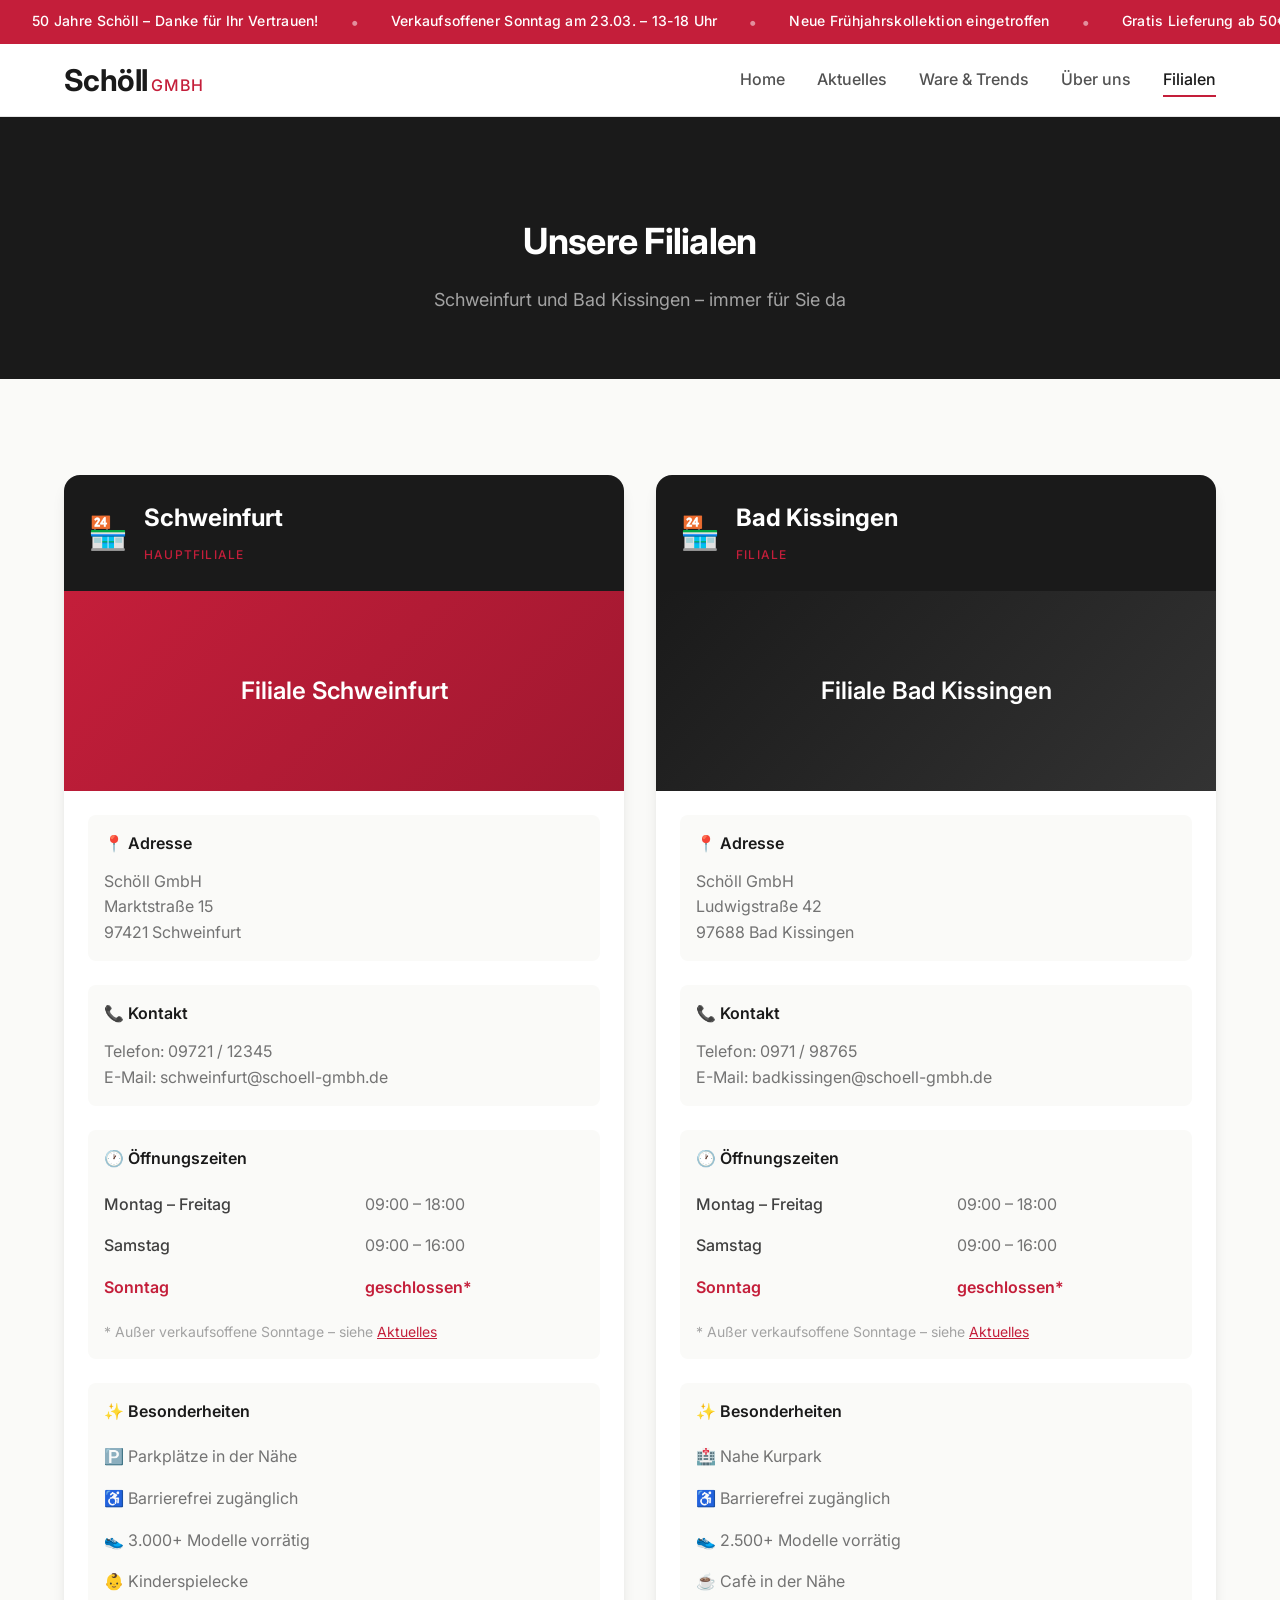
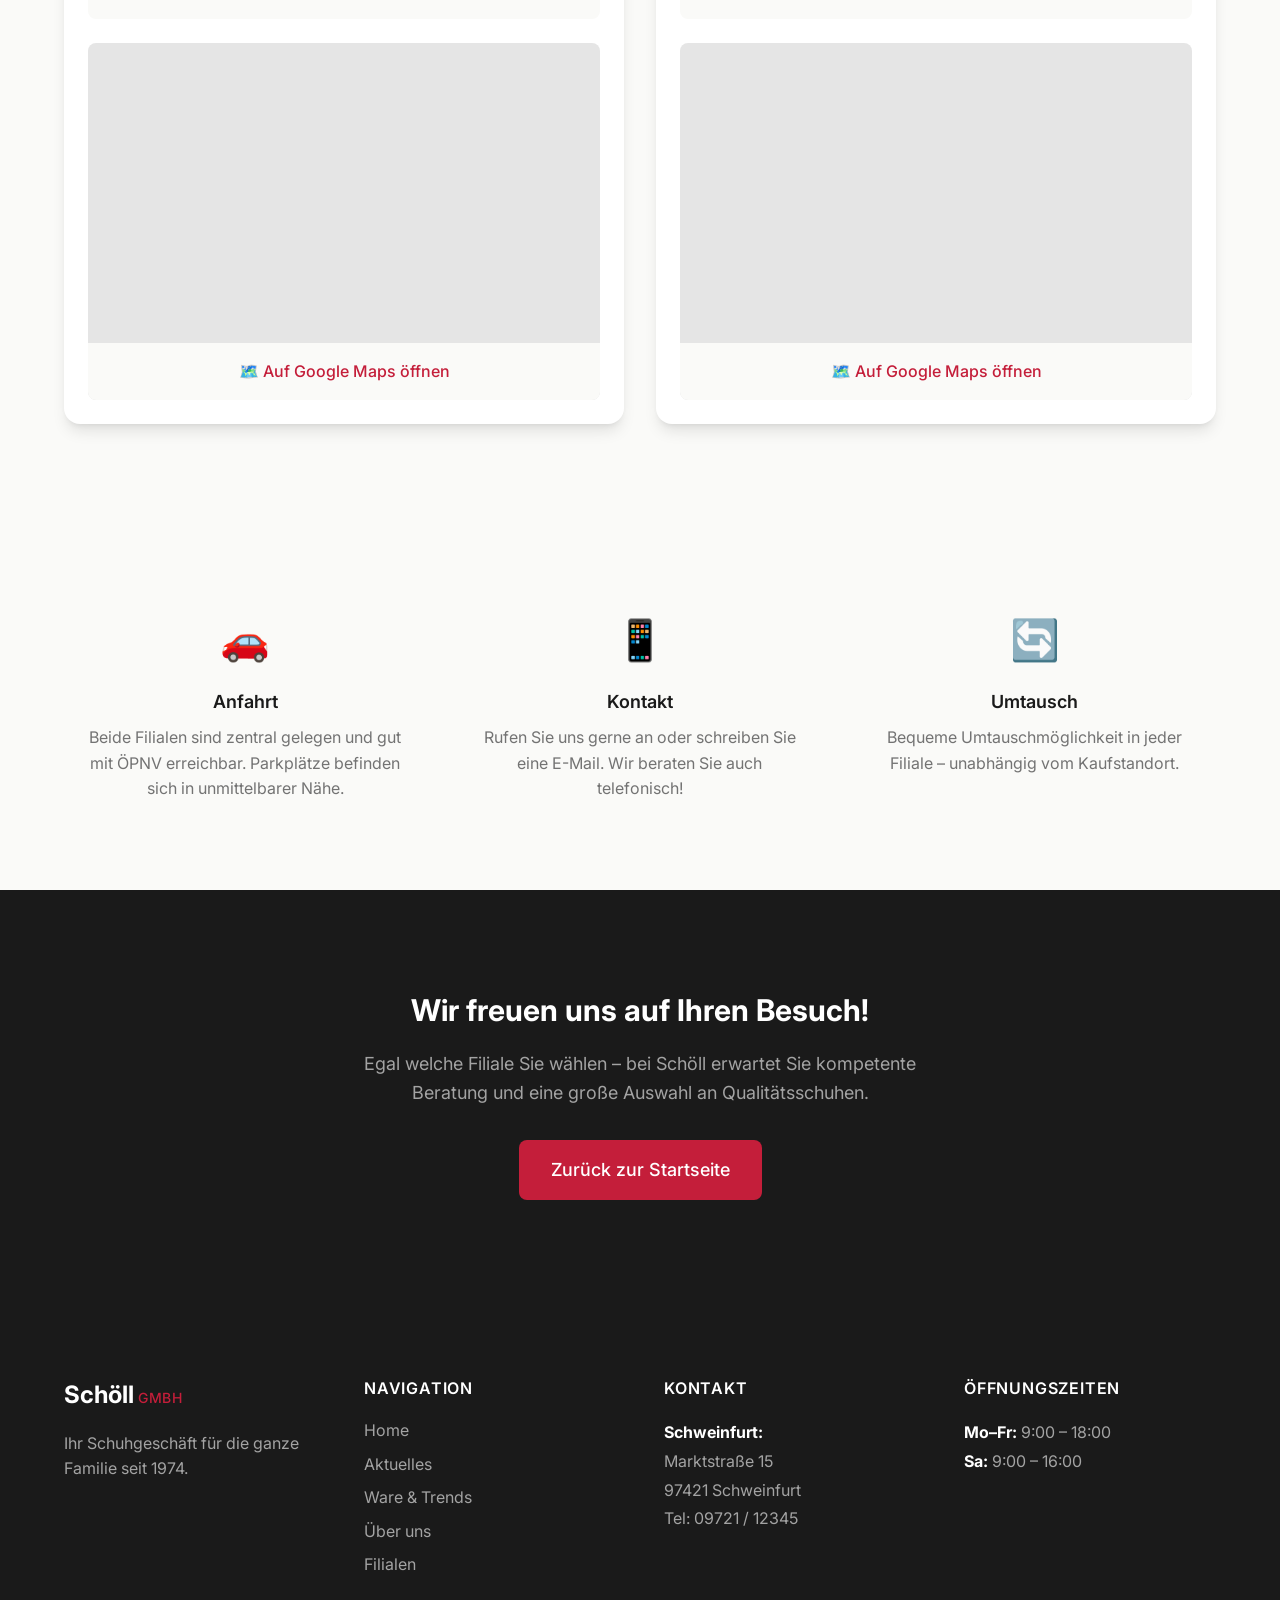
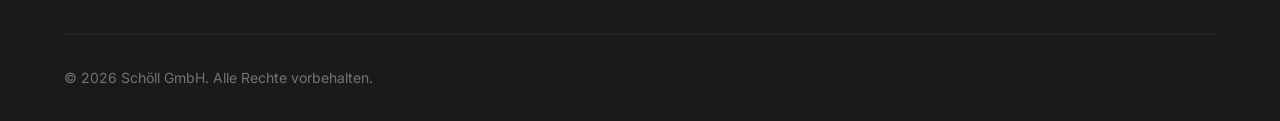
<file: filialen.html>
<!DOCTYPE html>
<html lang="de">
<head>
    <meta charset="UTF-8">
    <meta name="viewport" content="width=device-width, initial-scale=1.0">
    <title>Filialen – Schöll GmbH</title>
    <meta name="description" content="Besuchen Sie Schöll GmbH in Schweinfurt oder Bad Kissingen. Große Auswahl, persönliche Beratung und 50+ Jahre Tradition.">
    <link rel="preconnect" href="https://fonts.googleapis.com">
    <link rel="preconnect" href="https://fonts.gstatic.com" crossorigin>
    <link href="https://fonts.googleapis.com/css2?family=Inter:wght@300;400;500;600;700&display=swap" rel="stylesheet">
    <link rel="stylesheet" href="css/style.css">
</head>
<body>
    <!-- Ticker -->
    <div class="ticker" id="headerTicker">
        <div class="ticker-content">
            <span class="ticker-item">50 Jahre Schöll – Danke für Ihr Vertrauen!</span>
            <span class="ticker-separator">•</span>
            <span class="ticker-item">Verkaufsoffener Sonntag am 23.03. – 13-18 Uhr</span>
            <span class="ticker-separator">•</span>
            <span class="ticker-item">Neue Frühjahrskollektion eingetroffen</span>
            <span class="ticker-separator">•</span>
            <span class="ticker-item">Gratis Lieferung ab 50€ Bestellwert</span>
        </div>
    </div>

    <!-- Header -->
    <header class="header">
        <div class="container">
            <a href="index.html" class="logo">
                <span class="logo-text">Schöll</span>
                <span class="logo-subtitle">GmbH</span>
            </a>
            
            <button class="nav-toggle" id="navToggle" aria-label="Navigation öffnen">
                <span></span>
                <span></span>
                <span></span>
            </button>
            
            <nav class="nav" id="mainNav">
                <ul class="nav-list">
                    <li><a href="index.html" class="nav-link">Home</a></li>
                    <li><a href="aktuelles.html" class="nav-link">Aktuelles</a></li>
                    <li><a href="ware-trends.html" class="nav-link">Ware & Trends</a></li>
                    <li><a href="ueber-uns.html" class="nav-link">Über uns</a></li>
                    <li><a href="filialen.html" class="nav-link active">Filialen</a></li>
                </ul>
            </nav>
        </div>
    </header>

    <!-- Page Header -->
    <section class="page-header">
        <div class="container">
            <h1 class="page-title">Unsere Filialen</h1>
            <p class="page-subtitle">Schweinfurt und Bad Kissingen – immer für Sie da</p>
        </div>
    </section>

    <!-- Locations -->
    <section class="locations-section">
        <div class="container">
            <div class="locations-grid">
                <!-- Schweinfurt -->
                <div class="location-card">
                    <div class="location-header">
                        <div class="location-icon">🏪</div>
                        <div class="location-title-block">
                            <h2 class="location-name">Schweinfurt</h2>
                            <span class="location-type">Hauptfiliale</span>
                        </div>
                    </div>
                    
                    <div class="location-content">
                        <div class="location-image">
                            <div class="image-placeholder location" style="background: linear-gradient(135deg, #c41e3a 0%, #a01830 100%);">
                                <span>Filiale Schweinfurt</span>
                            </div>
                        </div>
                        
                        <div class="location-info">
                            <div class="info-block">
                                <h3 class="info-title">📍 Adresse</h3>
                                <p class="info-text">
                                    Schöll GmbH<br>
                                    Marktstraße 15<br>
                                    97421 Schweinfurt
                                </p>
                            </div>
                            
                            <div class="info-block">
                                <h3 class="info-title">📞 Kontakt</h3>
                                <p class="info-text">
                                    Telefon: 09721 / 12345<br>
                                    E-Mail: schweinfurt@schoell-gmbh.de
                                </p>
                            </div>
                            
                            <div class="info-block">
                                <h3 class="info-title">🕐 Öffnungszeiten</h3>
                                <table class="hours-table">
                                    <tr>
                                        <td>Montag – Freitag</td>
                                        <td>09:00 – 18:00</td>
                                    </tr>
                                    <tr>
                                        <td>Samstag</td>
                                        <td>09:00 – 16:00</td>
                                    </tr>
                                    <tr class="highlight">
                                        <td>Sonntag</td>
                                        <td>geschlossen*</td>
                                    </tr>
                                </table>
                                <p class="hours-note">* Außer verkaufsoffene Sonntage – siehe <a href="aktuelles.html">Aktuelles</a></p>
                            </div>
                            
                            <div class="info-block">
                                <h3 class="info-title">✨ Besonderheiten</h3>
                                <ul class="feature-list">
                                    <li>🅿️ Parkplätze in der Nähe</li>
                                    <li>♿ Barrierefrei zugänglich</li>
                                    <li>👟 3.000+ Modelle vorrätig</li>
                                    <li>👶 Kinderspielecke</li>
                                </ul>
                            </div>
                        </div>
                        
                        <!-- Map -->
                        <div class="location-map">
                            <div class="map-container">
                                <iframe 
                                    src="https://www.google.com/maps/embed?pb=!1m18!1m12!1m3!1d2593.1234567890123!2d10.220000!3d50.050000!2m3!1f0!2f0!3f0!3m2!1i1024!2i768!4f13.1!3m3!1m2!1s0x0%3A0x0!2zNTDCsDAzJzAwLjAiTiAxMMKwMTMnMDAuMCJF!5e0!3m2!1sde!2sde!4v1234567890!5m2!1sde!2sde"
                                    width="100%" 
                                    height="300" 
                                    style="border:0;" 
                                    allowfullscreen="" 
                                    loading="lazy" 
                                    referrerpolicy="no-referrer-when-downgrade"
                                    title="Karte Filiale Schweinfurt"
                                    class="map-iframe">
                                </iframe>
                                <div class="map-fallback">
                                    <p>🗺️ <a href="https://maps.google.com/?q=Marktstraße+15,+97421+Schweinfurt" target="_blank" rel="noopener">Auf Google Maps öffnen</a></p>
                                </div>
                            </div>
                        </div>
                    </div>
                </div>

                <!-- Bad Kissingen -->
                <div class="location-card">
                    <div class="location-header">
                        <div class="location-icon">🏪</div>
                        <div class="location-title-block">
                            <h2 class="location-name">Bad Kissingen</h2>
                            <span class="location-type">Filiale</span>
                        </div>
                    </div>
                    
                    <div class="location-content">
                        <div class="location-image">
                            <div class="image-placeholder location" style="background: linear-gradient(135deg, #1A1A1A 0%, #333333 100%);">
                                <span>Filiale Bad Kissingen</span>
                            </div>
                        </div>
                        
                        <div class="location-info">
                            <div class="info-block">
                                <h3 class="info-title">📍 Adresse</h3>
                                <p class="info-text">
                                    Schöll GmbH<br>
                                    Ludwigstraße 42<br>
                                    97688 Bad Kissingen
                                </p>
                            </div>
                            
                            <div class="info-block">
                                <h3 class="info-title">📞 Kontakt</h3>
                                <p class="info-text">
                                    Telefon: 0971 / 98765<br>
                                    E-Mail: badkissingen@schoell-gmbh.de
                                </p>
                            </div>
                            
                            <div class="info-block">
                                <h3 class="info-title">🕐 Öffnungszeiten</h3>
                                <table class="hours-table">
                                    <tr>
                                        <td>Montag – Freitag</td>
                                        <td>09:00 – 18:00</td>
                                    </tr>
                                    <tr>
                                        <td>Samstag</td>
                                        <td>09:00 – 16:00</td>
                                    </tr>
                                    <tr class="highlight">
                                        <td>Sonntag</td>
                                        <td>geschlossen*</td>
                                    </tr>
                                </table>
                                <p class="hours-note">* Außer verkaufsoffene Sonntage – siehe <a href="aktuelles.html">Aktuelles</a></p>
                            </div>
                            
                            <div class="info-block">
                                <h3 class="info-title">✨ Besonderheiten</h3>
                                <ul class="feature-list">
                                    <li>🏥 Nahe Kurpark</li>
                                    <li>♿ Barrierefrei zugänglich</li>
                                    <li>👟 2.500+ Modelle vorrätig</li>
                                    <li>☕ Cafè in der Nähe</li>
                                </ul>
                            </div>
                        </div>
                        
                        <!-- Map -->
                        <div class="location-map">
                            <div class="map-container">
                                <iframe 
                                    src="https://www.google.com/maps/embed?pb=!1m18!1m12!1m3!1d2593.9876543210987!2d10.070000!3d50.200000!2m3!1f0!2f0!3f0!3m2!1i1024!2i768!4f13.1!3m3!1m2!1s0x0%3A0x0!2zNTDCsDEyJzAwLjAiTiAxMMKwMDQnMDAuMCJF!5e0!3m2!1sde!2sde!4v1234567890!5m2!1sde!2sde"
                                    width="100%" 
                                    height="300" 
                                    style="border:0;" 
                                    allowfullscreen="" 
                                    loading="lazy" 
                                    referrerpolicy="no-referrer-when-downgrade"
                                    title="Karte Filiale Bad Kissingen"
                                    class="map-iframe">
                                </iframe>
                                <div class="map-fallback">
                                    <p>🗺️ <a href="https://maps.google.com/?q=Ludwigstraße+42,+97688+Bad+Kissingen" target="_blank" rel="noopener">Auf Google Maps öffnen</a></p>
                                </div>
                            </div>
                        </div>
                    </div>
                </div>
            </div>
        </div>
    </section>

    <!-- Quick Info -->
    <section class="quick-info-section bg-warm">
        <div class="container">
            <div class="quick-info-grid">
                <div class="quick-info-item">
                    <div class="quick-info-icon">🚗</div>
                    <h3 class="quick-info-title">Anfahrt</h3>
                    <p class="quick-info-text">Beide Filialen sind zentral gelegen und gut mit ÖPNV erreichbar. Parkplätze befinden sich in unmittelbarer Nähe.</p>
                </div>
                <div class="quick-info-item">
                    <div class="quick-info-icon">📱</div>
                    <h3 class="quick-info-title">Kontakt</h3>
                    <p class="quick-info-text">Rufen Sie uns gerne an oder schreiben Sie eine E-Mail. Wir beraten Sie auch telefonisch!</p>
                </div>
                <div class="quick-info-item">
                    <div class="quick-info-icon">🔄</div>
                    <h3 class="quick-info-title">Umtausch</h3>
                    <p class="quick-info-text">Bequeme Umtauschmöglichkeit in jeder Filiale – unabhängig vom Kaufstandort.</p>
                </div>
            </div>
        </div>
    </section>

    <!-- CTA -->
    <section class="cta-section">
        <div class="container">
            <div class="cta-content">
                <h2 class="cta-title">Wir freuen uns auf Ihren Besuch!</h2>
                <p class="cta-text">Egal welche Filiale Sie wählen – bei Schöll erwartet Sie kompetente Beratung und eine große Auswahl an Qualitätsschuhen.</p>
                <a href="index.html" class="btn btn-primary btn-large">Zurück zur Startseite</a>
            </div>
        </div>
    </section>

    <!-- Footer -->
    <footer class="footer">
        <div class="container">
            <div class="footer-grid">
                <div class="footer-column">
                    <a href="index.html" class="footer-logo">
                        <span class="footer-logo-text">Schöll</span>
                        <span class="footer-logo-subtitle">GmbH</span>
                    </a>
                    <p class="footer-text">Ihr Schuhgeschäft für die ganze Familie seit 1974.</p>
                </div>
                <div class="footer-column">
                    <h4 class="footer-heading">Navigation</h4>
                    <ul class="footer-links">
                        <li><a href="index.html">Home</a></li>
                        <li><a href="aktuelles.html">Aktuelles</a></li>
                        <li><a href="ware-trends.html">Ware & Trends</a></li>
                        <li><a href="ueber-uns.html">Über uns</a></li>
                        <li><a href="filialen.html">Filialen</a></li>
                    </ul>
                </div>
                <div class="footer-column">
                    <h4 class="footer-heading">Kontakt</h4>
                    <p class="footer-contact">
                        <strong>Schweinfurt:</strong><br>
                        Marktstraße 15<br>
                        97421 Schweinfurt<br>
                        Tel: 09721 / 12345
                    </p>
                </div>
                <div class="footer-column">
                    <h4 class="footer-heading">Öffnungszeiten</h4>
                    <p class="footer-hours">
                        <strong>Mo–Fr:</strong> 9:00 – 18:00<br>
                        <strong>Sa:</strong> 9:00 – 16:00
                    </p>
                </div>
            </div>
            <div class="footer-bottom">
                <p>&copy; 2026 Schöll GmbH. Alle Rechte vorbehalten.</p>
            </div>
        </div>
    </footer>

    <script src="js/main.js"></script>
</body>
</html>
</file>
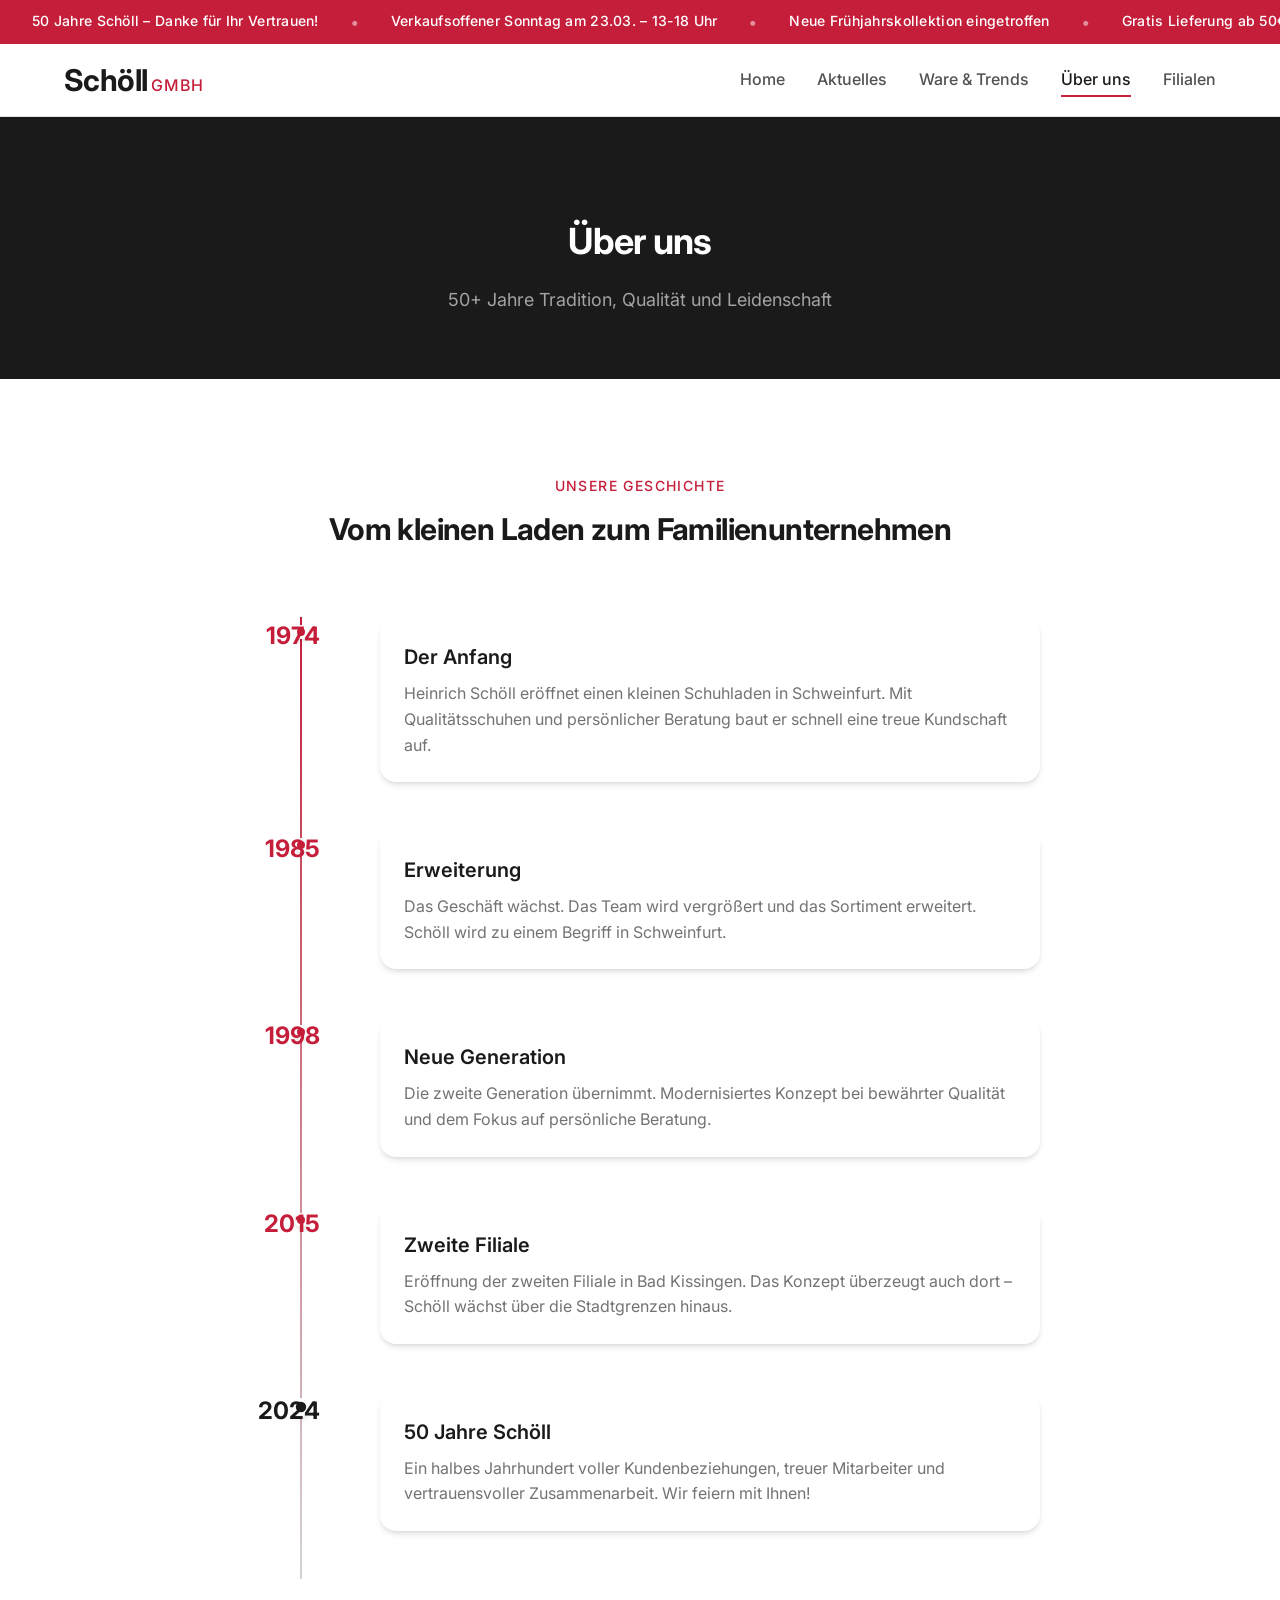
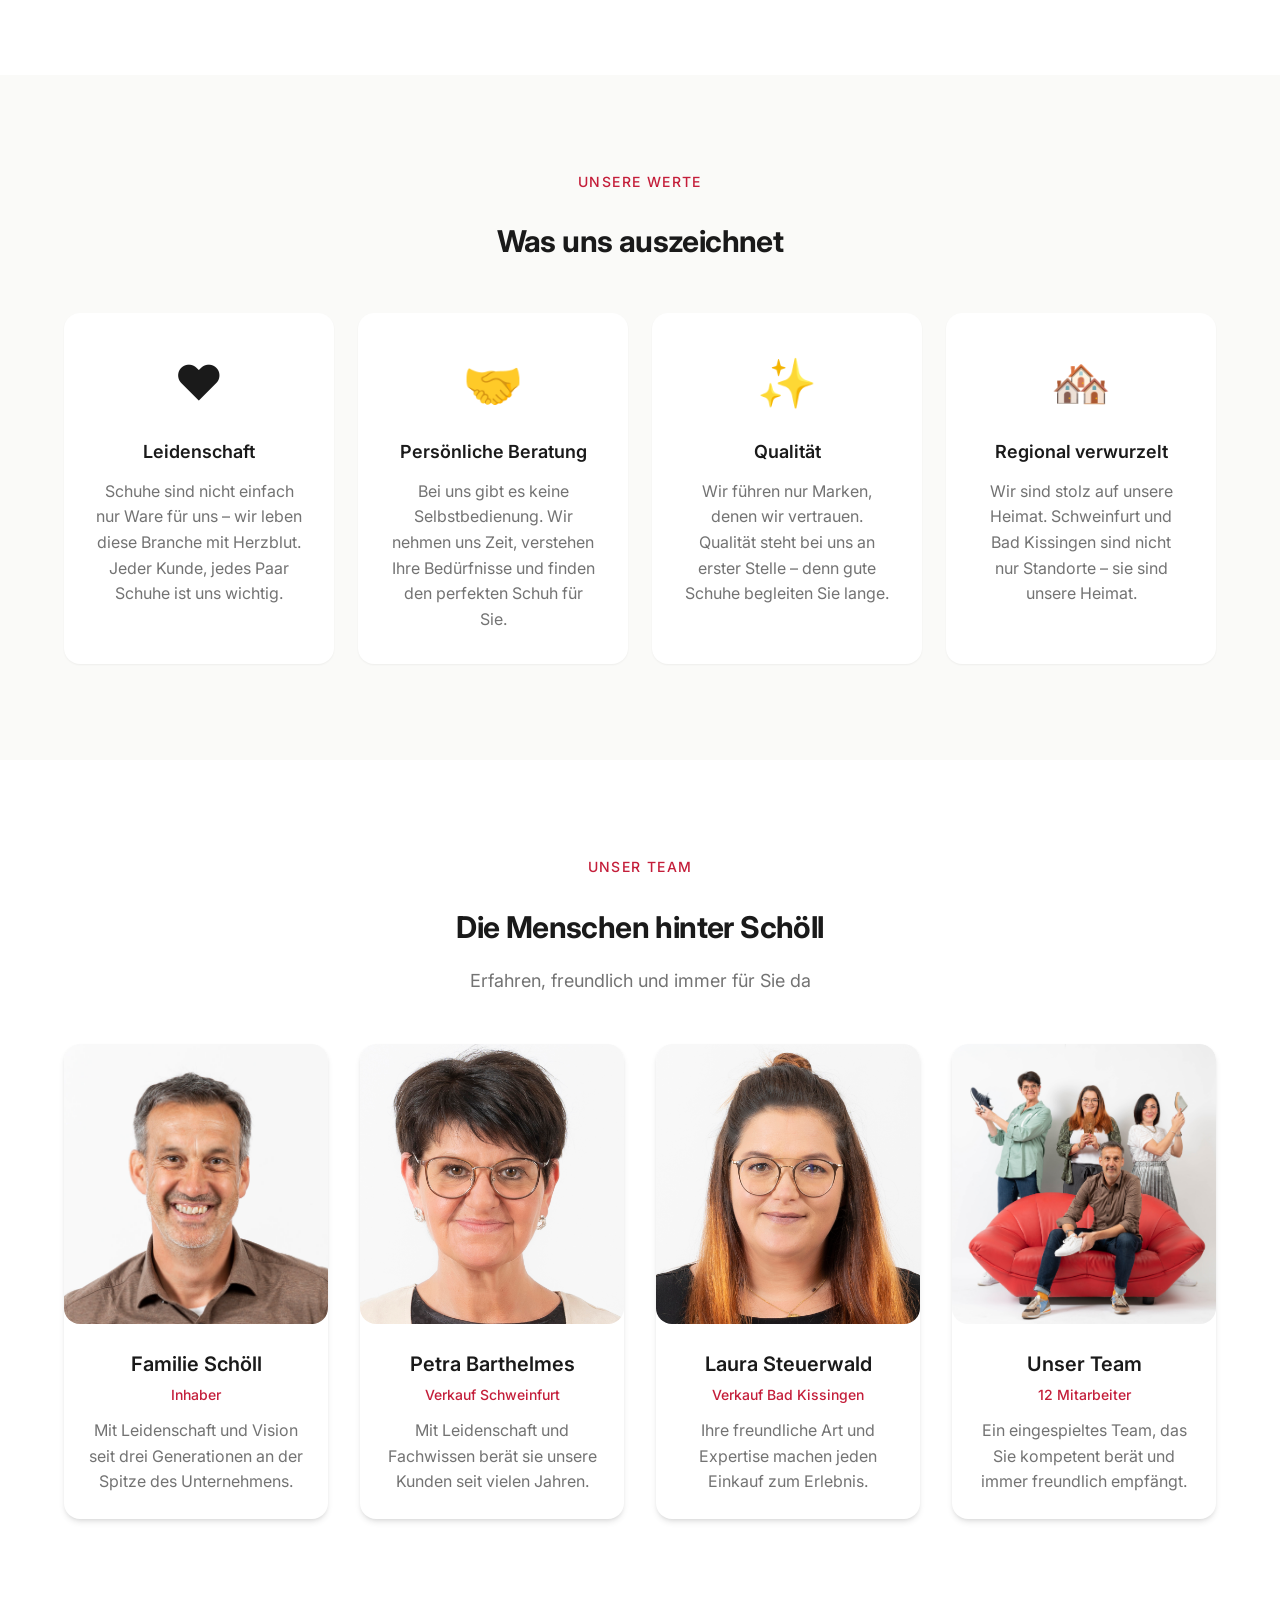
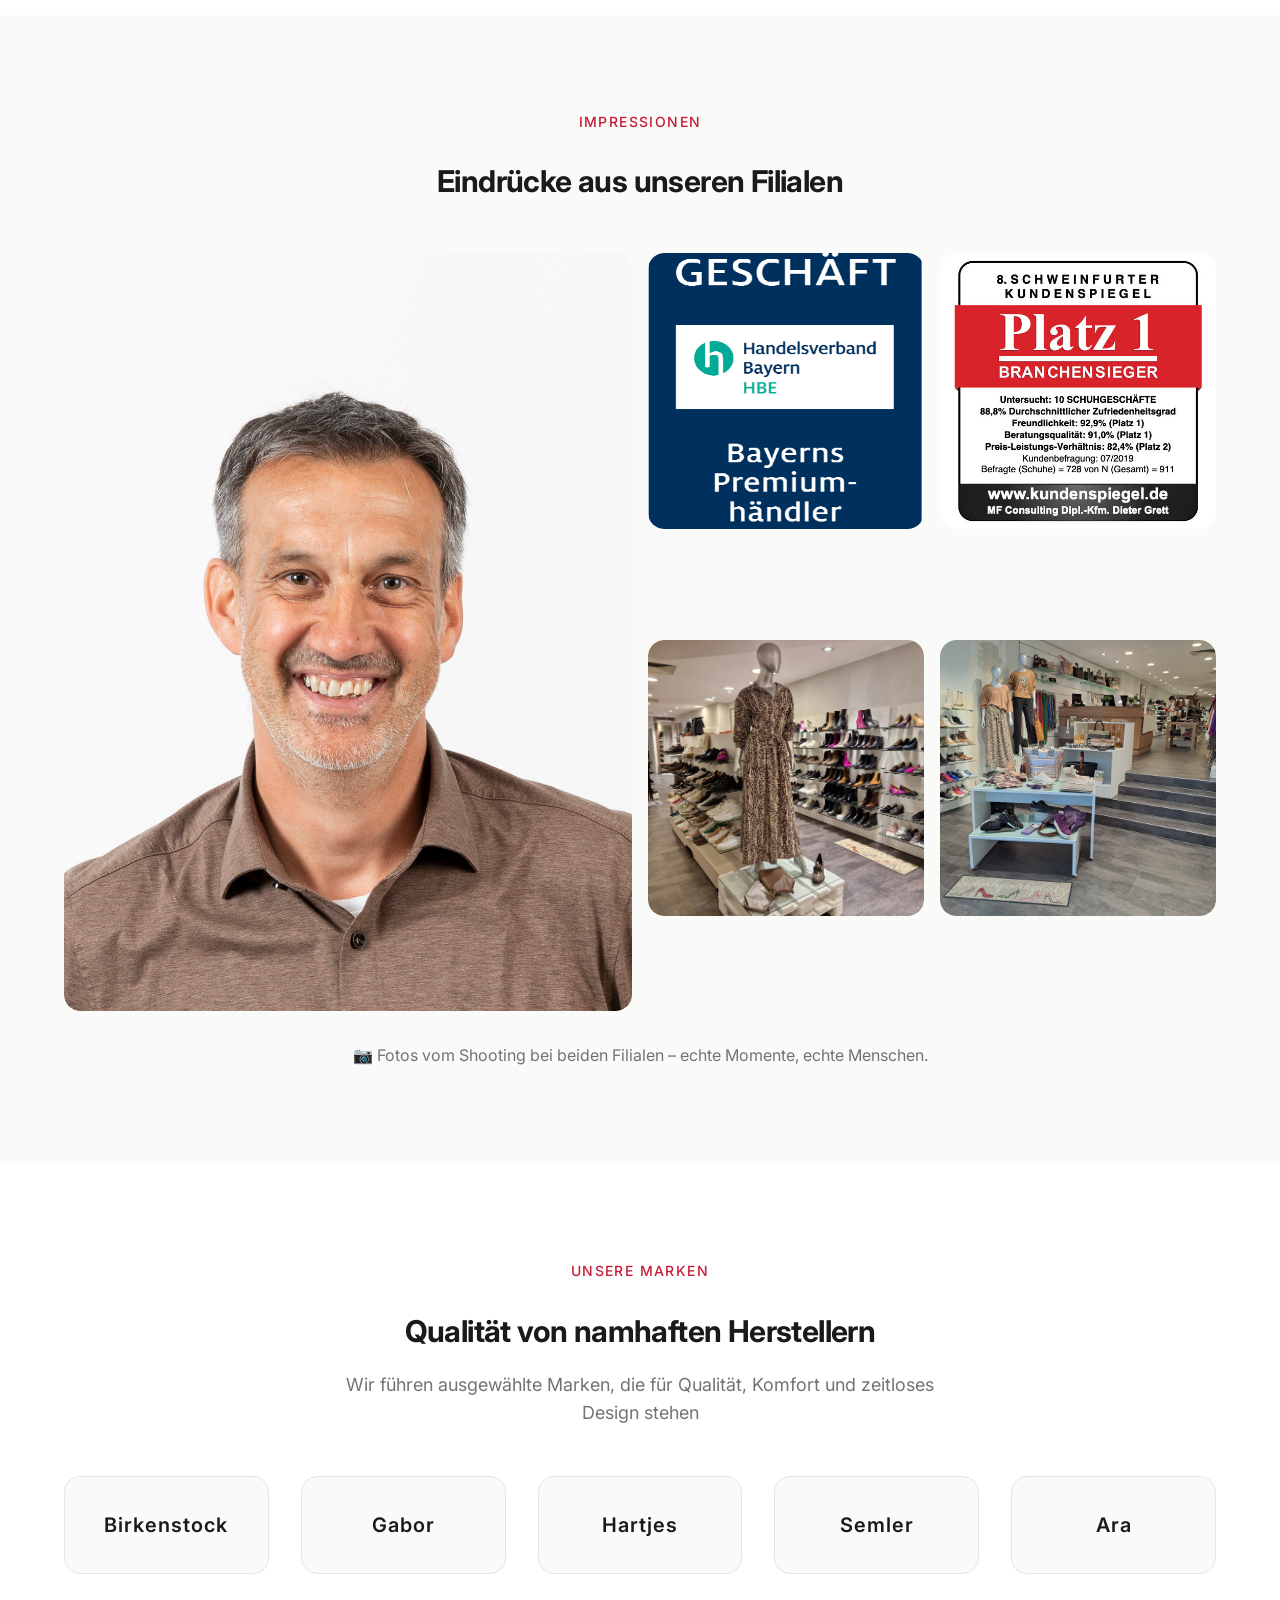
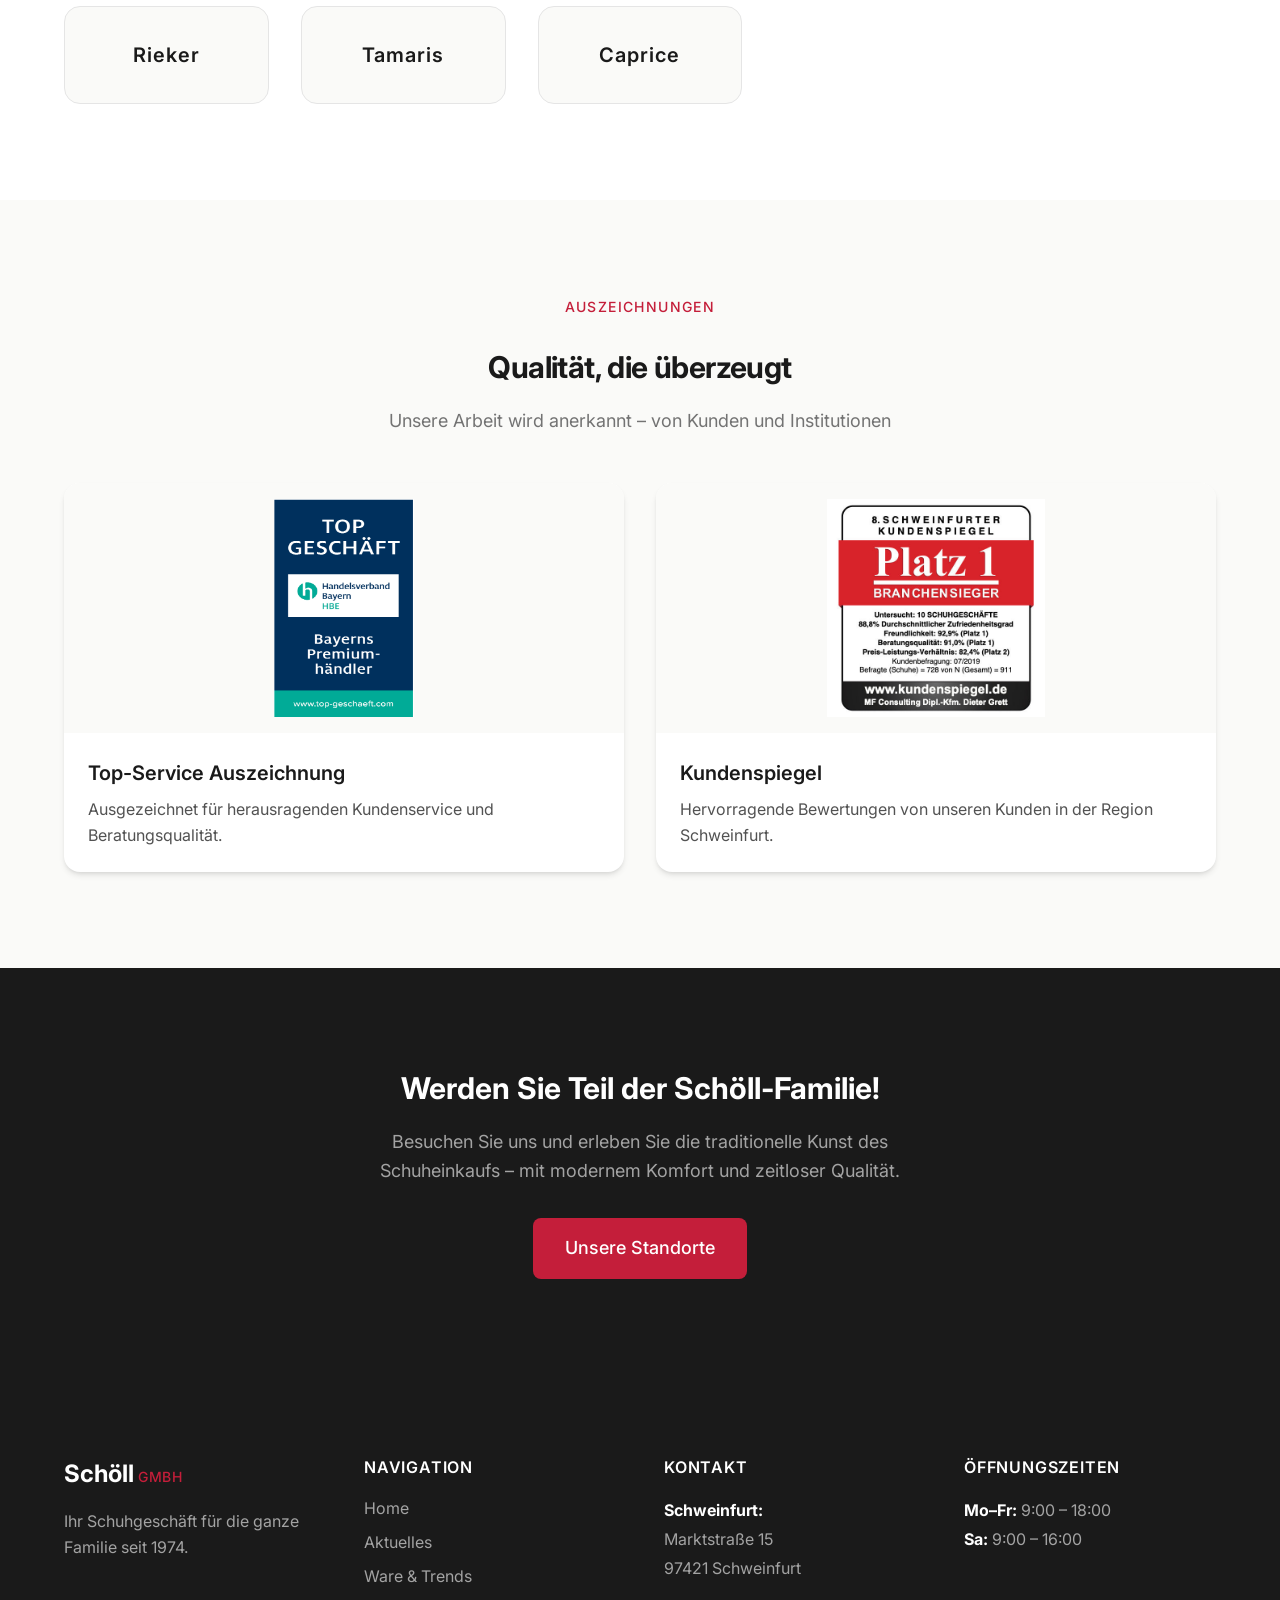
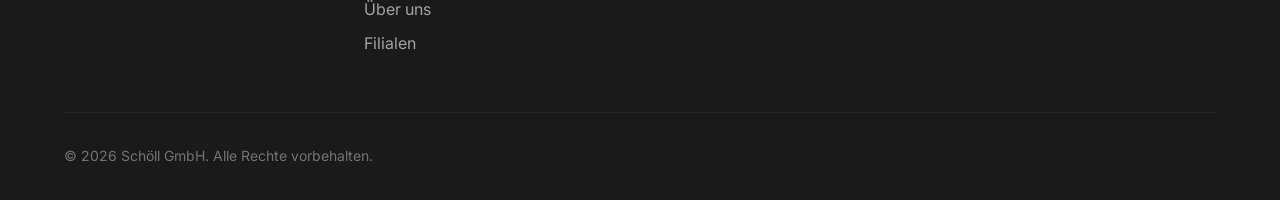
<file: ueber-uns.html>
<!DOCTYPE html>
<html lang="de">
<head>
    <meta charset="UTF-8">
    <meta name="viewport" content="width=device-width, initial-scale=1.0">
    <title>Über uns – Schöll GmbH</title>
    <meta name="description" content="Seit über 50 Jahren steht Schöll GmbH für Qualität und persönliche Beratung. Erfahren Sie mehr über unsere Firmengeschichte und unser Team.">
    <link rel="preconnect" href="https://fonts.googleapis.com">
    <link rel="preconnect" href="https://fonts.gstatic.com" crossorigin>
    <link href="https://fonts.googleapis.com/css2?family=Inter:wght@300;400;500;600;700&display=swap" rel="stylesheet">
    <link rel="stylesheet" href="css/style.css">
</head>
<body>
    <!-- Ticker -->
    <div class="ticker" id="headerTicker">
        <div class="ticker-content">
            <span class="ticker-item">50 Jahre Schöll – Danke für Ihr Vertrauen!</span>
            <span class="ticker-separator">•</span>
            <span class="ticker-item">Verkaufsoffener Sonntag am 23.03. – 13-18 Uhr</span>
            <span class="ticker-separator">•</span>
            <span class="ticker-item">Neue Frühjahrskollektion eingetroffen</span>
            <span class="ticker-separator">•</span>
            <span class="ticker-item">Gratis Lieferung ab 50€ Bestellwert</span>
        </div>
    </div>

    <!-- Header -->
    <header class="header">
        <div class="container">
            <a href="index.html" class="logo">
                <span class="logo-text">Schöll</span>
                <span class="logo-subtitle">GmbH</span>
            </a>
            
            <button class="nav-toggle" id="navToggle" aria-label="Navigation öffnen">
                <span></span>
                <span></span>
                <span></span>
            </button>
            
            <nav class="nav" id="mainNav">
                <ul class="nav-list">
                    <li><a href="index.html" class="nav-link">Home</a></li>
                    <li><a href="aktuelles.html" class="nav-link">Aktuelles</a></li>
                    <li><a href="ware-trends.html" class="nav-link">Ware & Trends</a></li>
                    <li><a href="ueber-uns.html" class="nav-link active">Über uns</a></li>
                    <li><a href="filialen.html" class="nav-link">Filialen</a></li>
                </ul>
            </nav>
        </div>
    </header>

    <!-- Page Header -->
    <section class="page-header">
        <div class="container">
            <h1 class="page-title">Über uns</h1>
            <p class="page-subtitle">50+ Jahre Tradition, Qualität und Leidenschaft</p>
        </div>
    </section>

    <!-- History -->
    <section class="history-section">
        <div class="container">
            <div class="history-intro">
                <span class="section-label">Unsere Geschichte</span>
                <h2 class="section-title">Vom kleinen Laden zum Familienunternehmen</h2>
            </div>
            
            <div class="timeline">
                <div class="timeline-item">
                    <div class="timeline-year">1974</div>
                    <div class="timeline-content">
                        <h3 class="timeline-title">Der Anfang</h3>
                        <p class="timeline-text">Heinrich Schöll eröffnet einen kleinen Schuhladen in Schweinfurt. Mit Qualitätsschuhen und persönlicher Beratung baut er schnell eine treue Kundschaft auf.</p>
                    </div>
                </div>
                
                <div class="timeline-item">
                    <div class="timeline-year">1985</div>
                    <div class="timeline-content">
                        <h3 class="timeline-title">Erweiterung</h3>
                        <p class="timeline-text">Das Geschäft wächst. Das Team wird vergrößert und das Sortiment erweitert. Schöll wird zu einem Begriff in Schweinfurt.</p>
                    </div>
                </div>
                
                <div class="timeline-item">
                    <div class="timeline-year">1998</div>
                    <div class="timeline-content">
                        <h3 class="timeline-title">Neue Generation</h3>
                        <p class="timeline-text">Die zweite Generation übernimmt. Modernisiertes Konzept bei bewährter Qualität und dem Fokus auf persönliche Beratung.</p>
                    </div>
                </div>
                
                <div class="timeline-item">
                    <div class="timeline-year">2015</div>
                    <div class="timeline-content">
                        <h3 class="timeline-title">Zweite Filiale</h3>
                        <p class="timeline-text">Eröffnung der zweiten Filiale in Bad Kissingen. Das Konzept überzeugt auch dort – Schöll wächst über die Stadtgrenzen hinaus.</p>
                    </div>
                </div>
                
                <div class="timeline-item highlight">
                    <div class="timeline-year">2024</div>
                    <div class="timeline-content">
                        <h3 class="timeline-title">50 Jahre Schöll</h3>
                        <p class="timeline-text">Ein halbes Jahrhundert voller Kundenbeziehungen, treuer Mitarbeiter und vertrauensvoller Zusammenarbeit. Wir feiern mit Ihnen!</p>
                    </div>
                </div>
            </div>
        </div>
    </section>

    <!-- Values -->
    <section class="values-section bg-warm">
        <div class="container">
            <div class="section-header center">
                <span class="section-label">Unsere Werte</span>
                <h2 class="section-title">Was uns auszeichnet</h2>
            </div>
            
            <div class="values-grid">
                <div class="value-card">
                    <div class="value-icon">❤️</div>
                    <h3 class="value-title">Leidenschaft</h3>
                    <p class="value-text">Schuhe sind nicht einfach nur Ware für uns – wir leben diese Branche mit Herzblut. Jeder Kunde, jedes Paar Schuhe ist uns wichtig.</p>
                </div>
                
                <div class="value-card">
                    <div class="value-icon">🤝</div>
                    <h3 class="value-title">Persönliche Beratung</h3>
                    <p class="value-text">Bei uns gibt es keine Selbstbedienung. Wir nehmen uns Zeit, verstehen Ihre Bedürfnisse und finden den perfekten Schuh für Sie.</p>
                </div>
                
                <div class="value-card">
                    <div class="value-icon">✨</div>
                    <h3 class="value-title">Qualität</h3>
                    <p class="value-text">Wir führen nur Marken, denen wir vertrauen. Qualität steht bei uns an erster Stelle – denn gute Schuhe begleiten Sie lange.</p>
                </div>
                
                <div class="value-card">
                    <div class="value-icon">🏘️</div>
                    <h3 class="value-title">Regional verwurzelt</h3>
                    <p class="value-text">Wir sind stolz auf unsere Heimat. Schweinfurt und Bad Kissingen sind nicht nur Standorte – sie sind unsere Heimat.</p>
                </div>
            </div>
        </div>
    </section>

    <!-- Team -->
    <section class="team-section">
        <div class="container">
            <div class="section-header center">
                <span class="section-label">Unser Team</span>
                <h2 class="section-title">Die Menschen hinter Schöll</h2>
                <p class="section-subtitle center">Erfahren, freundlich und immer für Sie da</p>
            </div>
            
            <div class="team-grid">
                <div class="team-card">
                    <div class="team-image">
                        <img src="images/inhaber.jpg" alt="Familie Schöll - Inhaber" class="team-img">
                    </div>
                    <div class="team-content">
                        <h3 class="team-name">Familie Schöll</h3>
                        <span class="team-role">Inhaber</span>
                        <p class="team-text">Mit Leidenschaft und Vision seit drei Generationen an der Spitze des Unternehmens.</p>
                    </div>
                </div>
                
                <div class="team-card">
                    <div class="team-image">
                        <img src="images/petra.png" alt="Petra Barthelmes" class="team-img">
                    </div>
                    <div class="team-content">
                        <h3 class="team-name">Petra Barthelmes</h3>
                        <span class="team-role">Verkauf Schweinfurt</span>
                        <p class="team-text">Mit Leidenschaft und Fachwissen berät sie unsere Kunden seit vielen Jahren.</p>
                    </div>
                </div>
                
                <div class="team-card">
                    <div class="team-image">
                        <img src="images/laura.png" alt="Laura Steuerwald" class="team-img">
                    </div>
                    <div class="team-content">
                        <h3 class="team-name">Laura Steuerwald</h3>
                        <span class="team-role">Verkauf Bad Kissingen</span>
                        <p class="team-text">Ihre freundliche Art und Expertise machen jeden Einkauf zum Erlebnis.</p>
                    </div>
                </div>
                
                <div class="team-card">
                    <div class="team-image">
                        <img src="images/team-unser.jpg" alt="Unser Team bei Schöll" class="team-img">
                    </div>
                    <div class="team-content">
                        <h3 class="team-name">Unser Team</h3>
                        <span class="team-role">12 Mitarbeiter</span>
                        <p class="team-text">Ein eingespieltes Team, das Sie kompetent berät und immer freundlich empfängt.</p>
                    </div>
                </div>
            </div>
        </div>
    </section>

    <!-- Gallery -->
    <section class="gallery-section bg-warm">
        <div class="container">
            <div class="section-header center">
                <span class="section-label">Impressionen</span>
                <h2 class="section-title">Eindrücke aus unseren Filialen</h2>
            </div>
            
            <div class="gallery-grid">
                <div class="gallery-item large">
                    <img src="images/inhaber.jpg" alt="Schöll GmbH Team" class="gallery-img">
                </div>
                <div class="gallery-item">
                    <img src="images/gallery1.jpg" alt="Auszeichnung" class="gallery-img">
                </div>
                <div class="gallery-item">
                    <img src="images/gallery2.jpg" alt="Kundenspiegel" class="gallery-img">
                </div>
                <div class="gallery-item">
                    <img src="images/slider1.jpg" alt="Filiale" class="gallery-img">
                </div>
                <div class="gallery-item">
                    <img src="images/slider2.jpg" alt="Team bei der Arbeit" class="gallery-img">
                </div>
            </div>
            <p class="gallery-note">📷 Fotos vom Shooting bei beiden Filialen – echte Momente, echte Menschen.</p>
        </div>
    </section>

    <!-- Marken -->
    <section class="brands-section">
        <div class="container">
            <div class="section-header center">
                <span class="section-label">Unsere Marken</span>
                <h2 class="section-title">Qualität von namhaften Herstellern</h2>
                <p class="section-subtitle center">Wir führen ausgewählte Marken, die für Qualität, Komfort und zeitloses Design stehen</p>
            </div>
            
            <div class="brands-grid">
                <div class="brand-item">
                    <div class="brand-logo">Birkenstock</div>
                </div>
                <div class="brand-item">
                    <div class="brand-logo">Gabor</div>
                </div>
                <div class="brand-item">
                    <div class="brand-logo">Hartjes</div>
                </div>
                <div class="brand-item">
                    <div class="brand-logo">Semler</div>
                </div>
                <div class="brand-item">
                    <div class="brand-logo">Ara</div>
                </div>
                <div class="brand-item">
                    <div class="brand-logo">Rieker</div>
                </div>
                <div class="brand-item">
                    <div class="brand-logo">Tamaris</div>
                </div>
                <div class="brand-item">
                    <div class="brand-logo">Caprice</div>
                </div>
            </div>
        </div>
    </section>

    <!-- Zertifikate & Auszeichnungen -->
    <section class="certificates-section bg-warm">
        <div class="container">
            <div class="section-header center">
                <span class="section-label">Auszeichnungen</span>
                <h2 class="section-title">Qualität, die überzeugt</h2>
                <p class="section-subtitle center">Unsere Arbeit wird anerkannt – von Kunden und Institutionen</p>
            </div>
            
            <div class="certificates-grid">
                <div class="certificate-card">
                    <div class="certificate-image">
                        <img src="images/zertifikat1.png" alt="Auszeichnung Schöll GmbH" class="certificate-img">
                    </div>
                    <div class="certificate-content">
                        <h3 class="certificate-title">Top-Service Auszeichnung</h3>
                        <p class="certificate-text">Ausgezeichnet für herausragenden Kundenservice und Beratungsqualität.</p>
                    </div>
                </div>
                
                <div class="certificate-card">
                    <div class="certificate-image">
                        <img src="images/zertifikat2.jpg" alt="Kundenspiegel Auszeichnung" class="certificate-img">
                    </div>
                    <div class="certificate-content">
                        <h3 class="certificate-title">Kundenspiegel</h3>
                        <p class="certificate-text">Hervorragende Bewertungen von unseren Kunden in der Region Schweinfurt.</p>
                    </div>
                </div>
            </div>
        </div>
    </section>

    <!-- CTA -->
    <section class="cta-section">
        <div class="container">
            <div class="cta-content">
                <h2 class="cta-title">Werden Sie Teil der Schöll-Familie!</h2>
                <p class="cta-text">Besuchen Sie uns und erleben Sie die traditionelle Kunst des Schuheinkaufs – mit modernem Komfort und zeitloser Qualität.</p>
                <a href="filialen.html" class="btn btn-primary btn-large">Unsere Standorte</a>
            </div>
        </div>
    </section>

    <!-- Footer -->
    <footer class="footer">
        <div class="container">
            <div class="footer-grid">
                <div class="footer-column">
                    <a href="index.html" class="footer-logo">
                        <span class="footer-logo-text">Schöll</span>
                        <span class="footer-logo-subtitle">GmbH</span>
                    </a>
                    <p class="footer-text">Ihr Schuhgeschäft für die ganze Familie seit 1974.</p>
                </div>
                <div class="footer-column">
                    <h4 class="footer-heading">Navigation</h4>
                    <ul class="footer-links">
                        <li><a href="index.html">Home</a></li>
                        <li><a href="aktuelles.html">Aktuelles</a></li>
                        <li><a href="ware-trends.html">Ware & Trends</a></li>
                        <li><a href="ueber-uns.html">Über uns</a></li>
                        <li><a href="filialen.html">Filialen</a></li>
                    </ul>
                </div>
                <div class="footer-column">
                    <h4 class="footer-heading">Kontakt</h4>
                    <p class="footer-contact">
                        <strong>Schweinfurt:</strong><br>
                        Marktstraße 15<br>
                        97421 Schweinfurt
                    </p>
                </div>
                <div class="footer-column">
                    <h4 class="footer-heading">Öffnungszeiten</h4>
                    <p class="footer-hours">
                        <strong>Mo–Fr:</strong> 9:00 – 18:00<br>
                        <strong>Sa:</strong> 9:00 – 16:00
                    </p>
                </div>
            </div>
            <div class="footer-bottom">
                <p>&copy; 2026 Schöll GmbH. Alle Rechte vorbehalten.</p>
            </div>
        </div>
    </footer>

    <script src="js/main.js"></script>
</body>
</html>
</file>
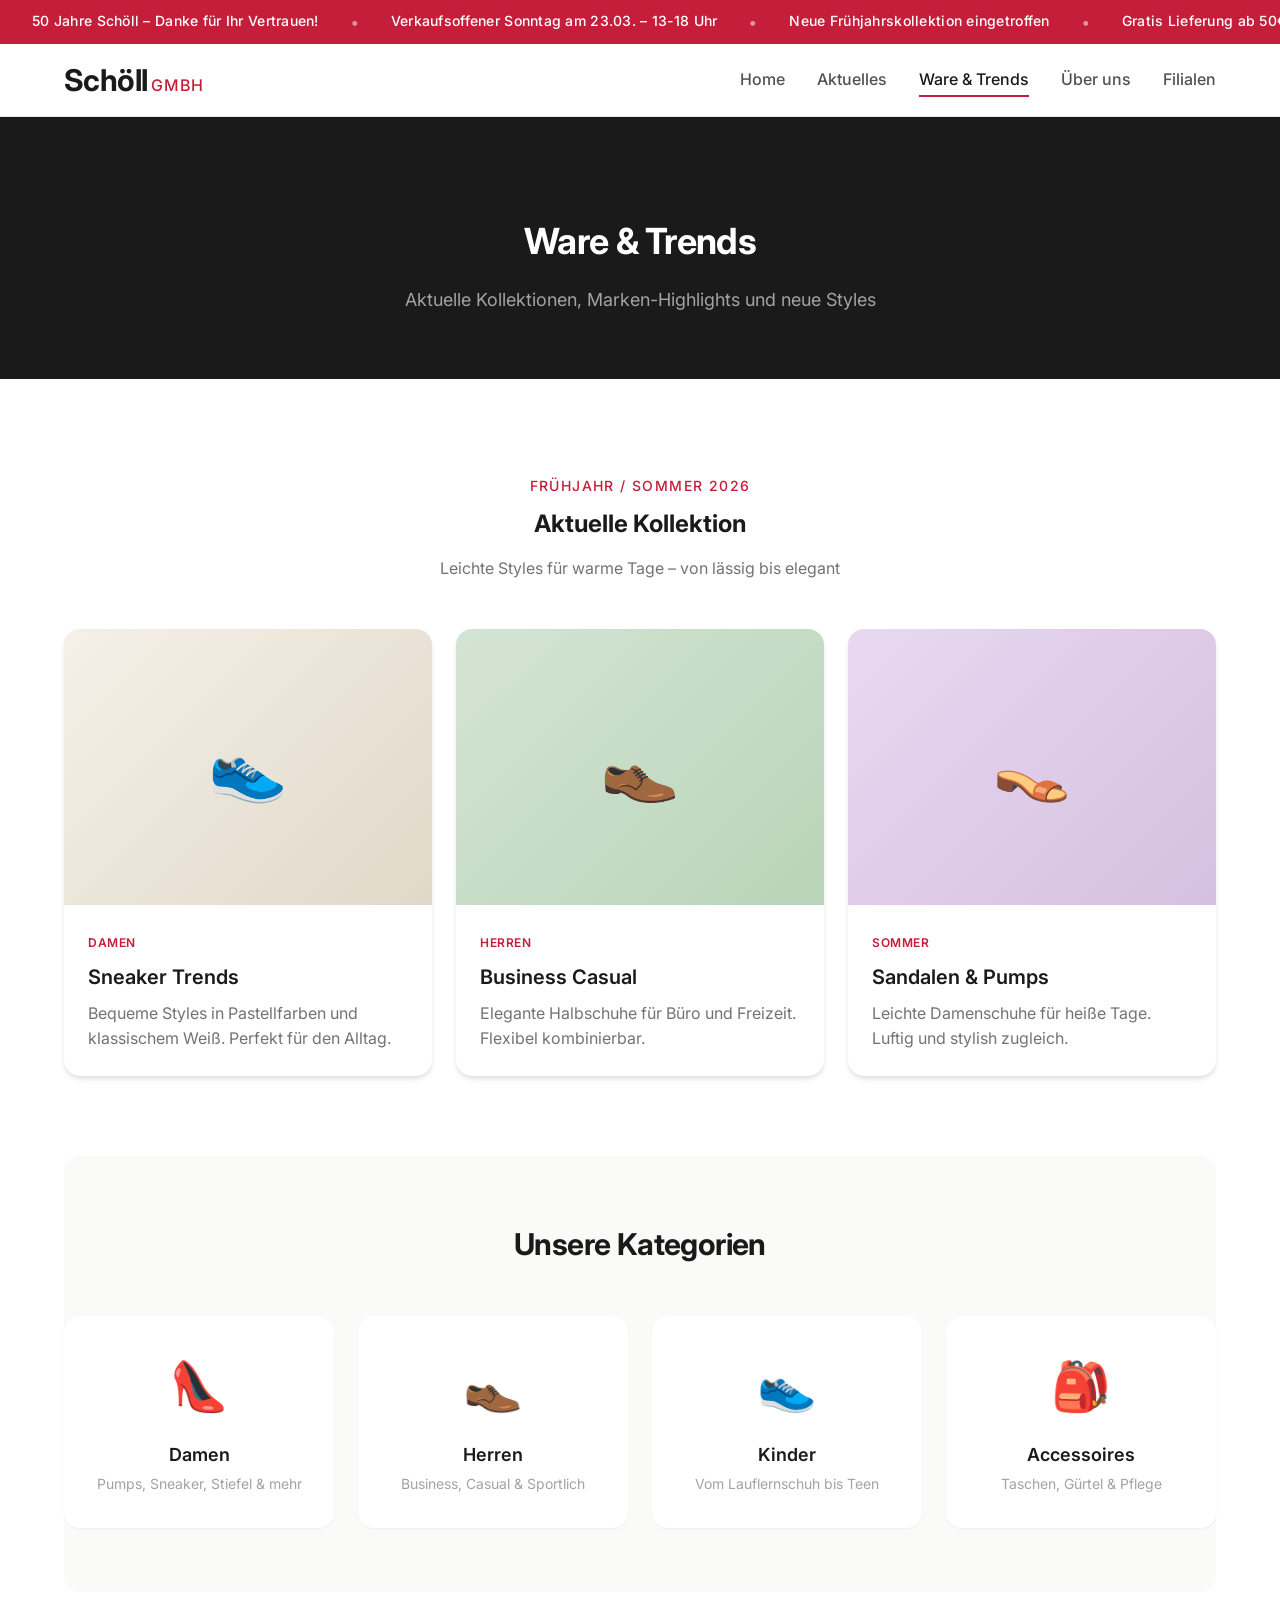
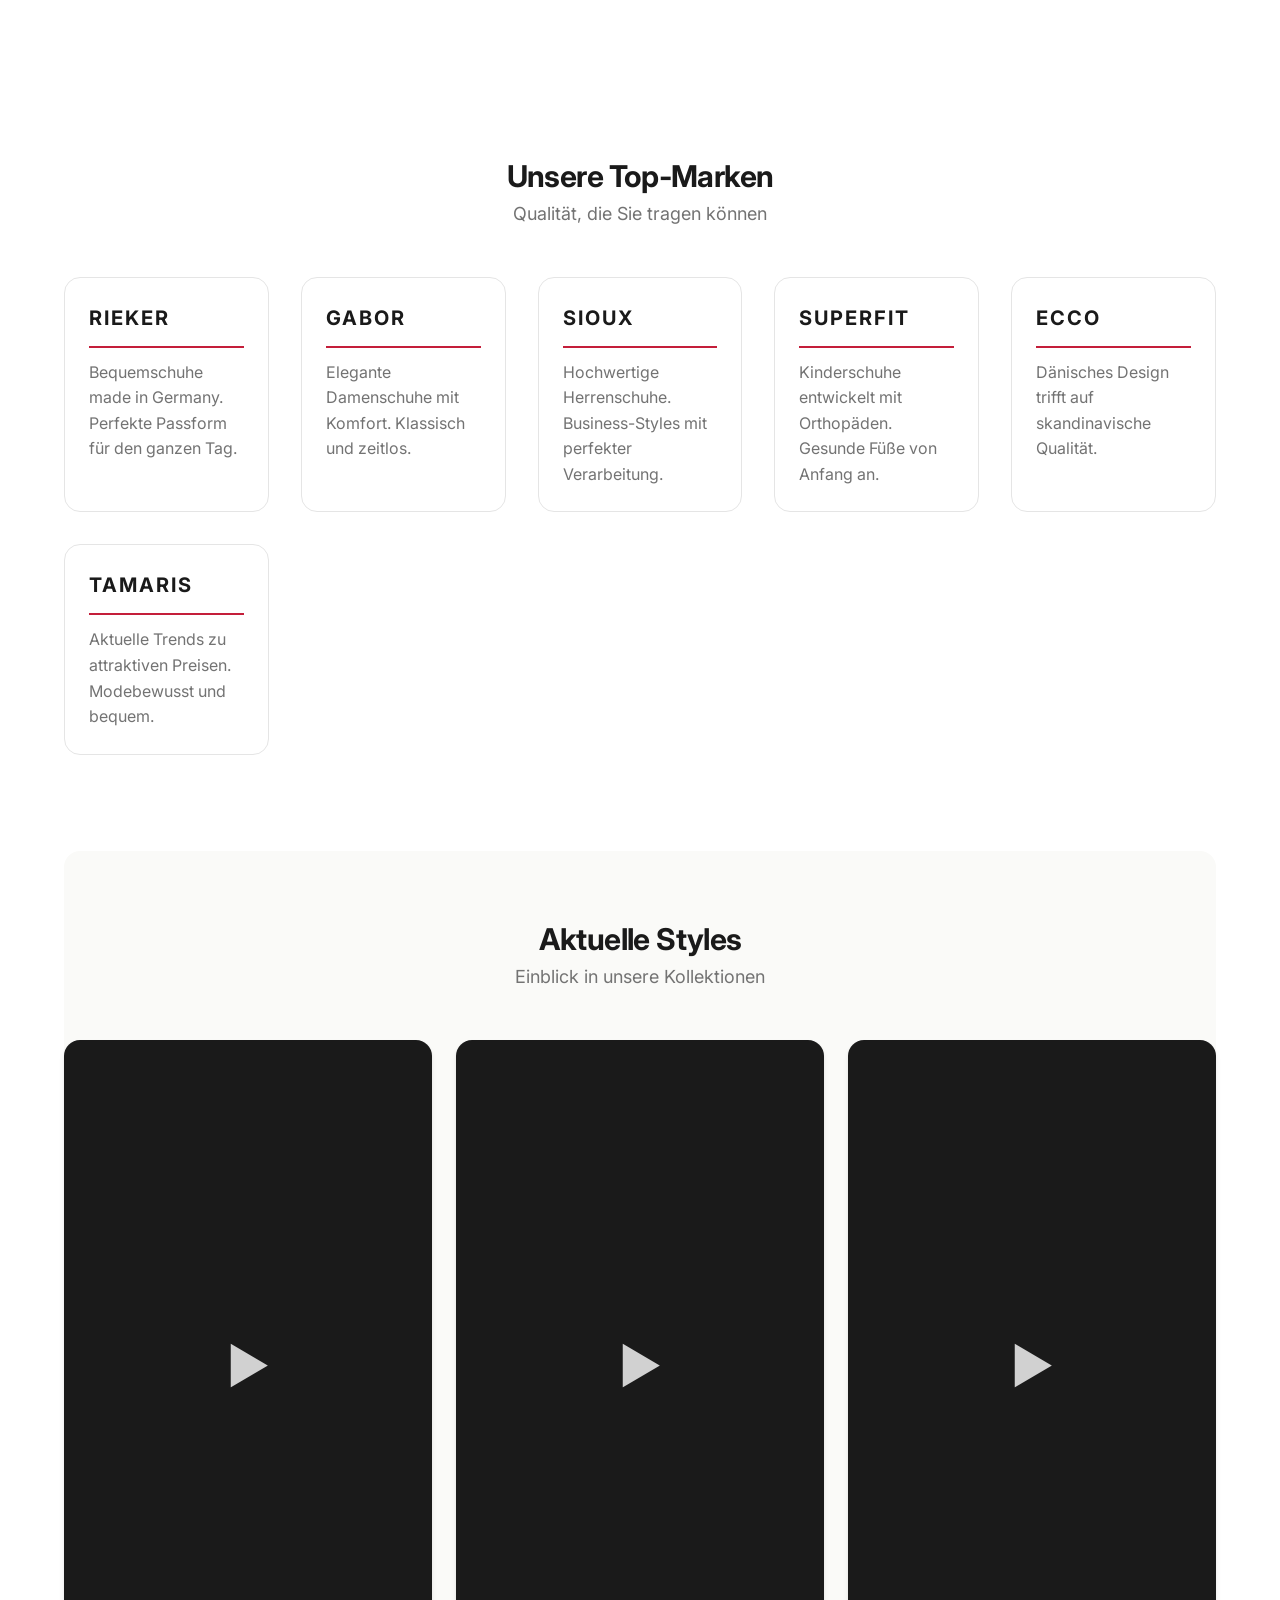
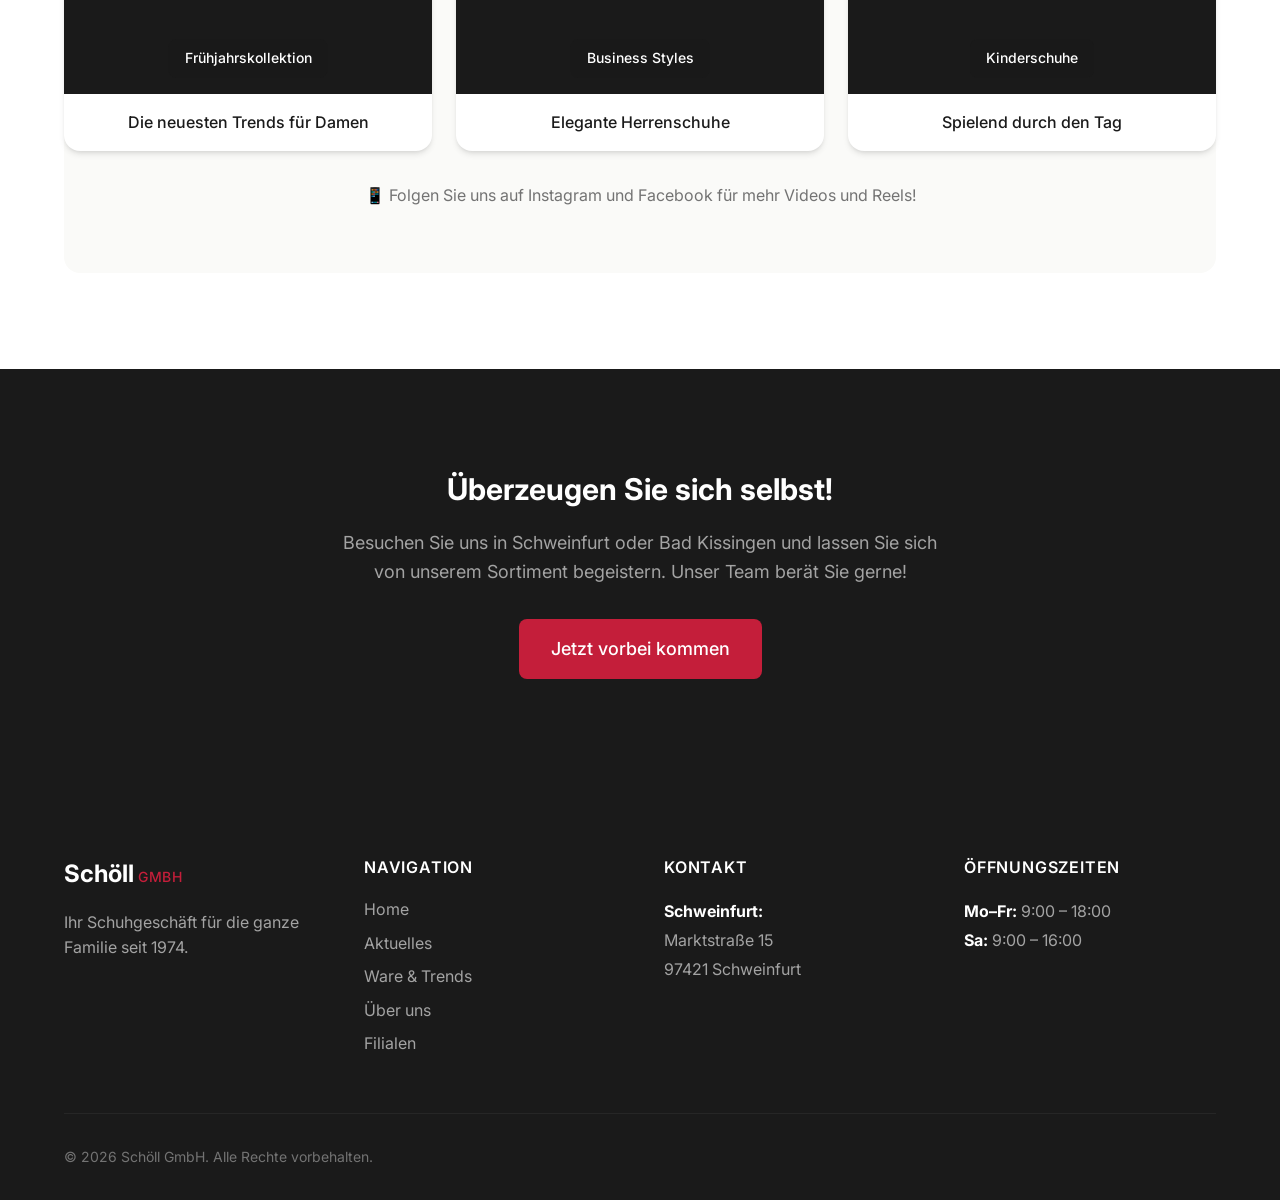
<file: ware-trends.html>
<!DOCTYPE html>
<html lang="de">
<head>
    <meta charset="UTF-8">
    <meta name="viewport" content="width=device-width, initial-scale=1.0">
    <title>Ware & Trends – Schöll GmbH</title>
    <meta name="description" content="Entdecken Sie die neuesten Schuh-Kollektionen bei Schöll GmbH. Aktuelle Trends, Marken-Infos und neue Styles für Damen, Herren und Kinder.">
    <link rel="preconnect" href="https://fonts.googleapis.com">
    <link rel="preconnect" href="https://fonts.gstatic.com" crossorigin>
    <link href="https://fonts.googleapis.com/css2?family=Inter:wght@300;400;500;600;700&display=swap" rel="stylesheet">
    <link rel="stylesheet" href="css/style.css">
</head>
<body>
    <!-- Ticker -->
    <div class="ticker" id="headerTicker">
        <div class="ticker-content">
            <span class="ticker-item">50 Jahre Schöll – Danke für Ihr Vertrauen!</span>
            <span class="ticker-separator">•</span>
            <span class="ticker-item">Verkaufsoffener Sonntag am 23.03. – 13-18 Uhr</span>
            <span class="ticker-separator">•</span>
            <span class="ticker-item">Neue Frühjahrskollektion eingetroffen</span>
            <span class="ticker-separator">•</span>
            <span class="ticker-item">Gratis Lieferung ab 50€ Bestellwert</span>
        </div>
    </div>

    <!-- Header -->
    <header class="header">
        <div class="container">
            <a href="index.html" class="logo">
                <span class="logo-text">Schöll</span>
                <span class="logo-subtitle">GmbH</span>
            </a>
            
            <button class="nav-toggle" id="navToggle" aria-label="Navigation öffnen">
                <span></span>
                <span></span>
                <span></span>
            </button>
            
            <nav class="nav" id="mainNav">
                <ul class="nav-list">
                    <li><a href="index.html" class="nav-link">Home</a></li>
                    <li><a href="aktuelles.html" class="nav-link">Aktuelles</a></li>
                    <li><a href="ware-trends.html" class="nav-link active">Ware & Trends</a></li>
                    <li><a href="ueber-uns.html" class="nav-link">Über uns</a></li>
                    <li><a href="filialen.html" class="nav-link">Filialen</a></li>
                </ul>
            </nav>
        </div>
    </header>

    <!-- Page Header -->
    <section class="page-header">
        <div class="container">
            <h1 class="page-title">Ware & Trends</h1>
            <p class="page-subtitle">Aktuelle Kollektionen, Marken-Highlights und neue Styles</p>
        </div>
    </section>

    <!-- Collections -->
    <section class="collections-section">
        <div class="container">
            <!-- Collection: Spring/Summer -->
            <div class="collection-block">
                <div class="collection-header">
                    <span class="collection-season">Frühjahr / Sommer 2026</span>
                    <h2 class="collection-title">Aktuelle Kollektion</h2>
                    <p class="collection-description">Leichte Styles für warme Tage – von lässig bis elegant</p>
                </div>
                
                <div class="collection-grid">
                    <div class="collection-card">
                        <div class="collection-image">
                            <div class="image-placeholder product" style="background: linear-gradient(135deg, #f5f0e8 0%, #e0d8c8 100%);">
                                <span>👟</span>
                            </div>
                        </div>
                        <div class="collection-content">
                            <span class="collection-tag">Damen</span>
                            <h3 class="collection-item-title">Sneaker Trends</h3>
                            <p class="collection-text">Bequeme Styles in Pastellfarben und klassischem Weiß. Perfekt für den Alltag.</p>
                        </div>
                    </div>
                    
                    <div class="collection-card">
                        <div class="collection-image">
                            <div class="image-placeholder product" style="background: linear-gradient(135deg, #d4e4d4 0%, #b8d4b8 100%);">
                                <span>👞</span>
                            </div>
                        </div>
                        <div class="collection-content">
                            <span class="collection-tag">Herren</span>
                            <h3 class="collection-item-title">Business Casual</h3>
                            <p class="collection-text">Elegante Halbschuhe für Büro und Freizeit. Flexibel kombinierbar.</p>
                        </div>
                    </div>
                    
                    <div class="collection-card">
                        <div class="collection-image">
                            <div class="image-placeholder product" style="background: linear-gradient(135deg, #e8d8f0 0%, #d4c0e0 100%);">
                                <span>👡</span>
                            </div>
                        </div>
                        <div class="collection-content">
                            <span class="collection-tag">Sommer</span>
                            <h3 class="collection-item-title">Sandalen & Pumps</h3>
                            <p class="collection-text">Leichte Damenschuhe für heiße Tage. Luftig und stylish zugleich.</p>
                        </div>
                    </div>
                </div>
            </div>

            <!-- Collection: Categories -->
            <div class="category-section">
                <h2 class="section-title center">Unsere Kategorien</h2>
                <div class="category-grid">
                    <a href="#" class="category-card" onclick="return false;">
                        <div class="category-icon">👠</div>
                        <h3 class="category-name">Damen</h3>
                        <p class="category-desc">Pumps, Sneaker, Stiefel & mehr</p>
                    </a>
                    <a href="#" class="category-card" onclick="return false;">
                        <div class="category-icon">👞</div>
                        <h3 class="category-name">Herren</h3>
                        <p class="category-desc">Business, Casual & Sportlich</p>
                    </a>
                    <a href="#" class="category-card" onclick="return false;">
                        <div class="category-icon">👟</div>
                        <h3 class="category-name">Kinder</h3>
                        <p class="category-desc">Vom Lauflernschuh bis Teen</p>
                    </a>
                    <a href="#" class="category-card" onclick="return false;">
                        <div class="category-icon">🎒</div>
                        <h3 class="category-name">Accessoires</h3>
                        <p class="category-desc">Taschen, Gürtel & Pflege</p>
                    </a>
                </div>
            </div>

            <!-- Brands -->
            <div class="brands-section">
                <h2 class="section-title center">Unsere Top-Marken</h2>
                <p class="section-subtitle center">Qualität, die Sie tragen können</p>
                
                <div class="brands-grid">
                    <div class="brand-card">
                        <div class="brand-placeholder">RIEKER</div>
                        <p class="brand-text">Bequemschuhe made in Germany. Perfekte Passform für den ganzen Tag.</p>
                    </div>
                    <div class="brand-card">
                        <div class="brand-placeholder">GABOR</div>
                        <p class="brand-text">Elegante Damenschuhe mit Komfort. Klassisch und zeitlos.</p>
                    </div>
                    <div class="brand-card">
                        <div class="brand-placeholder">SIOUX</div>
                        <p class="brand-text">Hochwertige Herrenschuhe. Business-Styles mit perfekter Verarbeitung.</p>
                    </div>
                    <div class="brand-card">
                        <div class="brand-placeholder">SUPERFIT</div>
                        <p class="brand-text">Kinderschuhe entwickelt mit Orthopäden. Gesunde Füße von Anfang an.</p>
                    </div>
                    <div class="brand-card">
                        <div class="brand-placeholder">ECCO</div>
                        <p class="brand-text">Dänisches Design trifft auf skandinavische Qualität.</p>
                    </div>
                    <div class="brand-card">
                        <div class="brand-placeholder">TAMARIS</div>
                        <p class="brand-text">Aktuelle Trends zu attraktiven Preisen. Modebewusst und bequem.</p>
                    </div>
                </div>
            </div>

            <!-- Videos / Reels -->
            <div class="reels-section">
                <h2 class="section-title center">Aktuelle Styles</h2>
                <p class="section-subtitle center">Einblick in unsere Kollektionen</p>
                
                <div class="reels-grid">
                    <div class="reel-card">
                        <div class="reel-video">
                            <div class="video-placeholder">
                                <span class="play-icon">▶</span>
                                <span class="reel-label">Frühjahrskollektion</span>
                            </div>
                        </div>
                        <p class="reel-caption">Die neuesten Trends für Damen</p>
                    </div>
                    <div class="reel-card">
                        <div class="reel-video">
                            <div class="video-placeholder">
                                <span class="play-icon">▶</span>
                                <span class="reel-label">Business Styles</span>
                            </div>
                        </div>
                        <p class="reel-caption">Elegante Herrenschuhe</p>
                    </div>
                    <div class="reel-card">
                        <div class="reel-video">
                            <div class="video-placeholder">
                                <span class="play-icon">▶</span>
                                <span class="reel-label">Kinderschuhe</span>
                            </div>
                        </div>
                        <p class="reel-caption">Spielend durch den Tag</p>
                    </div>
                </div>
                <p class="reels-note">📱 Folgen Sie uns auf Instagram und Facebook für mehr Videos und Reels!</p>
            </div>
        </div>
    </section>

    <!-- CTA -->
    <section class="cta-section">
        <div class="container">
            <div class="cta-content">
                <h2 class="cta-title">Überzeugen Sie sich selbst!</h2>
                <p class="cta-text">Besuchen Sie uns in Schweinfurt oder Bad Kissingen und lassen Sie sich von unserem Sortiment begeistern. Unser Team berät Sie gerne!</p>
                <a href="filialen.html" class="btn btn-primary btn-large">Jetzt vorbei kommen</a>
            </div>
        </div>
    </section>

    <!-- Footer -->
    <footer class="footer">
        <div class="container">
            <div class="footer-grid">
                <div class="footer-column">
                    <a href="index.html" class="footer-logo">
                        <span class="footer-logo-text">Schöll</span>
                        <span class="footer-logo-subtitle">GmbH</span>
                    </a>
                    <p class="footer-text">Ihr Schuhgeschäft für die ganze Familie seit 1974.</p>
                </div>
                <div class="footer-column">
                    <h4 class="footer-heading">Navigation</h4>
                    <ul class="footer-links">
                        <li><a href="index.html">Home</a></li>
                        <li><a href="aktuelles.html">Aktuelles</a></li>
                        <li><a href="ware-trends.html">Ware & Trends</a></li>
                        <li><a href="ueber-uns.html">Über uns</a></li>
                        <li><a href="filialen.html">Filialen</a></li>
                    </ul>
                </div>
                <div class="footer-column">
                    <h4 class="footer-heading">Kontakt</h4>
                    <p class="footer-contact">
                        <strong>Schweinfurt:</strong><br>
                        Marktstraße 15<br>
                        97421 Schweinfurt
                    </p>
                </div>
                <div class="footer-column">
                    <h4 class="footer-heading">Öffnungszeiten</h4>
                    <p class="footer-hours">
                        <strong>Mo–Fr:</strong> 9:00 – 18:00<br>
                        <strong>Sa:</strong> 9:00 – 16:00
                    </p>
                </div>
            </div>
            <div class="footer-bottom">
                <p>&copy; 2026 Schöll GmbH. Alle Rechte vorbehalten.</p>
            </div>
        </div>
    </footer>

    <script src="js/main.js"></script>
</body>
</html>
</file>
<file: css/style.css>
/* ========================================
   SCHÖLL GMBH – WEBSITE STYLES
   Branding: #1A1A1A (Schwarz), #C41E3A (Rot)
   Font: Inter (Google Fonts)
   ======================================== */

/* ========================================
   CSS VARIABLES & BASE
   ======================================== */

:root {
    /* Brand Colors */
    --schoell-black: #1A1A1A;
    --schoell-red: #C41E3A;
    --schoell-red-dark: #A01830;
    
    /* Warm Tones */
    --warm-white: #FAFAF8;
    --warm-cream: #F5F0E8;
    --warm-beige: #E8E0D5;
    --warm-sand: #D4C4B0;
    
    /* Neutrals */
    --white: #FFFFFF;
    --gray-100: #F5F5F5;
    --gray-200: #E5E5E5;
    --gray-300: #D4D4D4;
    --gray-400: #A3A3A3;
    --gray-500: #737373;
    --gray-600: #525252;
    --gray-700: #404040;
    --gray-800: #262626;
    --gray-900: #171717;
    
    /* Typography */
    --font-sans: 'Inter', -apple-system, BlinkMacSystemFont, 'Segoe UI', sans-serif;
    --font-size-xs: 0.75rem;
    --font-size-sm: 0.875rem;
    --font-size-base: 1rem;
    --font-size-lg: 1.125rem;
    --font-size-xl: 1.25rem;
    --font-size-2xl: 1.5rem;
    --font-size-3xl: 1.875rem;
    --font-size-4xl: 2.25rem;
    --font-size-5xl: 3rem;
    
    /* Spacing */
    --space-1: 0.25rem;
    --space-2: 0.5rem;
    --space-3: 0.75rem;
    --space-4: 1rem;
    --space-5: 1.25rem;
    --space-6: 1.5rem;
    --space-8: 2rem;
    --space-10: 2.5rem;
    --space-12: 3rem;
    --space-16: 4rem;
    --space-20: 5rem;
    --space-24: 6rem;
    
    /* Layout */
    --max-width: 1200px;
    --container-padding: 1.5rem;
    
    /* Shadows */
    --shadow-sm: 0 1px 2px 0 rgb(0 0 0 / 0.05);
    --shadow-md: 0 4px 6px -1px rgb(0 0 0 / 0.1), 0 2px 4px -2px rgb(0 0 0 / 0.1);
    --shadow-lg: 0 10px 15px -3px rgb(0 0 0 / 0.1), 0 4px 6px -4px rgb(0 0 0 / 0.1);
    
    /* Transitions */
    --transition-fast: 150ms ease;
    --transition-base: 300ms ease;
    --transition-slow: 500ms ease;
    
    /* Border Radius */
    --radius-sm: 0.25rem;
    --radius-md: 0.5rem;
    --radius-lg: 1rem;
    --radius-xl: 1.5rem;
}

/* ========================================
   RESET & BASE
   ======================================== */

*, *::before, *::after {
    box-sizing: border-box;
    margin: 0;
    padding: 0;
}

html {
    scroll-behavior: smooth;
    font-size: 16px;
}

body {
    font-family: var(--font-sans);
    font-size: var(--font-size-base);
    line-height: 1.6;
    color: var(--schoell-black);
    background-color: var(--white);
    -webkit-font-smoothing: antialiased;
    -moz-osx-font-smoothing: grayscale;
}

img, picture, video, canvas, svg {
    display: block;
    max-width: 100%;
}

input, button, textarea, select {
    font: inherit;
}

a {
    color: inherit;
    text-decoration: none;
}

li {
    list-style: none;
}

/* ========================================
   UTILITIES
   ======================================== */

.container {
    max-width: var(--max-width);
    margin: 0 auto;
    padding: 0 var(--container-padding);
}

.bg-warm {
    background-color: var(--warm-white);
}

.center {
    text-align: center;
}

/* ========================================
   TICKER
   ======================================== */

.ticker {
    background-color: var(--schoell-red);
    color: var(--white);
    padding: var(--space-2) 0;
    overflow: hidden;
    white-space: nowrap;
    position: relative;
}

.ticker-content {
    display: inline-flex;
    animation: ticker-scroll 30s linear infinite;
    will-change: transform;
}

.ticker-item {
    padding: 0 var(--space-8);
    font-size: var(--font-size-sm);
    font-weight: 500;
    letter-spacing: 0.02em;
}

.ticker-separator {
    color: rgba(255, 255, 255, 0.5);
    font-weight: 700;
}

@keyframes ticker-scroll {
    0% {
        transform: translateX(0);
    }
    100% {
        transform: translateX(-50%);
    }
}

/* Pause ticker on hover */
.ticker:hover .ticker-content {
    animation-play-state: paused;
}

/* ========================================
   HEADER & NAVIGATION
   ======================================== */

.header {
    background-color: var(--white);
    border-bottom: 1px solid var(--gray-200);
    position: sticky;
    top: 0;
    z-index: 100;
    box-shadow: var(--shadow-sm);
}

.header .container {
    display: flex;
    align-items: center;
    justify-content: space-between;
    height: 72px;
}

.logo {
    display: flex;
    align-items: baseline;
    gap: var(--space-1);
}

.logo-text {
    font-size: var(--font-size-3xl);
    font-weight: 700;
    color: var(--schoell-black);
    letter-spacing: -0.02em;
}

.logo-subtitle {
    font-size: var(--font-size-base);
    font-weight: 500;
    color: var(--schoell-red);
    text-transform: uppercase;
    letter-spacing: 0.05em;
}

.logo-img {
    height: 50px;
    width: auto;
    object-fit: contain;
}

/* Team Images */
.team-img {
    width: 100%;
    height: 280px;
    object-fit: cover;
    border-radius: var(--radius-lg);
}

/* Certificates Section */
.certificates-section {
    padding: var(--space-24) 0;
}

.certificates-grid {
    display: grid;
    grid-template-columns: repeat(auto-fit, minmax(300px, 1fr));
    gap: var(--space-8);
    margin-top: var(--space-12);
}

.certificate-card {
    background: var(--white);
    border-radius: var(--radius-lg);
    overflow: hidden;
    box-shadow: var(--shadow-md);
    transition: transform var(--transition-base), box-shadow var(--transition-base);
}

.certificate-card:hover {
    transform: translateY(-4px);
    box-shadow: var(--shadow-lg);
}

.certificate-image {
    width: 100%;
    height: 250px;
    overflow: hidden;
}

.certificate-img {
    width: 100%;
    height: 100%;
    object-fit: contain;
    padding: var(--space-4);
    background: var(--warm-white);
}

.certificate-content {
    padding: var(--space-6);
}

.certificate-title {
    font-size: var(--font-size-xl);
    font-weight: 600;
    color: var(--schoell-black);
    margin-bottom: var(--space-2);
}

.certificate-text {
    font-size: var(--font-size-base);
    color: var(--gray-600);
    line-height: 1.6;
}

/* Hero Slider */
.hero-slider {
    position: absolute;
    top: 0;
    left: 0;
    width: 100%;
    height: 100%;
    z-index: 0;
}

.hero-slide {
    position: absolute;
    top: 0;
    left: 0;
    width: 100%;
    height: 100%;
    opacity: 0;
    transition: opacity 1s ease-in-out;
}

.hero-slide.active {
    opacity: 1;
}

.hero-slide-img {
    width: 100%;
    height: 100%;
    object-fit: cover;
}

.hero-slider-dots {
    position: absolute;
    bottom: var(--space-8);
    left: 50%;
    transform: translateX(-50%);
    display: flex;
    gap: var(--space-3);
    z-index: 3;
}

.slider-dot {
    width: 12px;
    height: 12px;
    border-radius: 50%;
    background: rgba(255, 255, 255, 0.5);
    cursor: pointer;
    transition: background var(--transition-base);
}

.slider-dot.active {
    background: var(--schoell-red);
}

.slider-dot:hover {
    background: rgba(255, 255, 255, 0.8);
}

/* Navigation */
.nav-list {
    display: flex;
    gap: var(--space-8);
}

.nav-link {
    font-size: var(--font-size-base);
    font-weight: 500;
    color: var(--gray-600);
    padding: var(--space-2) 0;
    position: relative;
    transition: color var(--transition-fast);
}

.nav-link::after {
    content: '';
    position: absolute;
    bottom: 0;
    left: 0;
    width: 0;
    height: 2px;
    background-color: var(--schoell-red);
    transition: width var(--transition-base);
}

.nav-link:hover,
.nav-link.active {
    color: var(--schoell-black);
}

.nav-link:hover::after,
.nav-link.active::after {
    width: 100%;
}

/* Mobile Nav Toggle */
.nav-toggle {
    display: none;
    flex-direction: column;
    justify-content: center;
    align-items: center;
    width: 48px;
    height: 48px;
    background: transparent;
    border: none;
    cursor: pointer;
    gap: 6px;
}

.nav-toggle span {
    display: block;
    width: 24px;
    height: 2px;
    background-color: var(--schoell-black);
    transition: all var(--transition-base);
}

.nav-toggle.active span:nth-child(1) {
    transform: rotate(45deg) translate(5px, 5px);
}

.nav-toggle.active span:nth-child(2) {
    opacity: 0;
}

.nav-toggle.active span:nth-child(3) {
    transform: rotate(-45deg) translate(6px, -6px);
}

/* ========================================
   HERO SECTION
   ======================================== */

.hero {
    position: relative;
    min-height: 70vh;
    display: flex;
    align-items: center;
    justify-content: center;
    overflow: hidden;
    background-color: var(--schoell-black);
}

.hero-background {
    position: absolute;
    inset: 0;
    background-size: cover;
    background-position: center;
    transition: opacity var(--transition-slow);
    will-change: opacity;
}

.hero-background[data-season="spring"] {
    background-image: linear-gradient(135deg, rgba(212, 228, 212, 0.3) 0%, rgba(26, 26, 26, 1) 100%), 
                      url('data:image/svg+xml,<svg xmlns="http://www.w3.org/2000/svg" viewBox="0 0 1200 800"><rect fill="%231A1A1A" width="1200" height="800"/><circle fill="%23C41E3A" opacity="0.1" cx="200" cy="200" r="300"/><circle fill="%23C41E3A" opacity="0.05" cx="1000" cy="600" r="400"/></svg>');
}

.hero-background[data-season="autumn"] {
    background-image: linear-gradient(135deg, rgba(232, 216, 200, 0.3) 0%, rgba(26, 26, 26, 1) 100%),
                      url('data:image/svg+xml,<svg xmlns="http://www.w3.org/2000/svg" viewBox="0 0 1200 800"><rect fill="%231A1A1A" width="1200" height="800"/><circle fill="%23C41E3A" opacity="0.15" cx="600" cy="400" r="500"/></svg>');
}

.hero-overlay {
    position: absolute;
    inset: 0;
    background: linear-gradient(180deg, rgba(26, 26, 26, 0.3) 0%, rgba(26, 26, 26, 0.7) 100%);
}

.hero-content {
    position: relative;
    z-index: 1;
    text-align: center;
    color: var(--white);
    padding: var(--space-16) 0;
}

.hero-label {
    display: inline-block;
    font-size: var(--font-size-sm);
    font-weight: 500;
    letter-spacing: 0.1em;
    color: var(--schoell-red);
    text-transform: uppercase;
    margin-bottom: var(--space-4);
}

.hero-title {
    font-size: clamp(var(--font-size-4xl), 8vw, var(--font-size-5xl));
    font-weight: 700;
    letter-spacing: -0.03em;
    margin-bottom: var(--space-4);
    line-height: 1.1;
}

.hero-subtitle {
    font-size: var(--font-size-lg);
    font-weight: 400;
    color: var(--gray-300);
    max-width: 600px;
    margin: 0 auto var(--space-8);
    line-height: 1.7;
}

.hero-buttons {
    display: flex;
    gap: var(--space-4);
    justify-content: center;
    flex-wrap: wrap;
}

/* Season Indicator */
.hero-season-indicator {
    position: absolute;
    bottom: var(--space-6);
    right: var(--space-6);
    display: flex;
    gap: var(--space-2);
    z-index: 2;
}

.season-dot {
    width: 10px;
    height: 10px;
    border-radius: 50%;
    background-color: rgba(255, 255, 255, 0.3);
    cursor: pointer;
    transition: all var(--transition-base);
}

.season-dot.active,
.season-dot:hover {
    background-color: var(--schoell-red);
}

.season-dot.active {
    transform: scale(1.2);
}

/* ========================================
   BUTTONS
   ======================================== */

.btn {
    display: inline-flex;
    align-items: center;
    justify-content: center;
    gap: var(--space-2);
    padding: var(--space-3) var(--space-6);
    font-size: var(--font-size-base);
    font-weight: 500;
    border-radius: var(--radius-md);
    cursor: pointer;
    transition: all var(--transition-base);
    border: none;
    min-height: 48px; /* Touch target */
}

.btn-primary {
    background-color: var(--schoell-red);
    color: var(--white);
}

.btn-primary:hover {
    background-color: var(--schoell-red-dark);
    transform: translateY(-1px);
    box-shadow: var(--shadow-md);
}

.btn-secondary {
    background-color: transparent;
    color: var(--white);
    border: 2px solid rgba(255, 255, 255, 0.3);
}

.btn-secondary:hover {
    border-color: var(--white);
    background-color: rgba(255, 255, 255, 0.1);
}

.btn-large {
    padding: var(--space-4) var(--space-8);
    font-size: var(--font-size-lg);
}

/* ========================================
   SECTIONS
   ======================================== */

.section-header {
    display: flex;
    justify-content: space-between;
    align-items: center;
    margin-bottom: var(--space-12);
    flex-wrap: wrap;
    gap: var(--space-4);
}

.section-header.center {
    flex-direction: column;
    justify-content: center;
    text-align: center;
    align-items: center;
}

.section-title {
    font-size: var(--font-size-3xl);
    font-weight: 700;
    color: var(--schoell-black);
    letter-spacing: -0.02em;
}

.section-label {
    display: block;
    font-size: var(--font-size-sm);
    font-weight: 500;
    color: var(--schoell-red);
    text-transform: uppercase;
    letter-spacing: 0.1em;
    margin-bottom: var(--space-2);
}

.section-subtitle {
    font-size: var(--font-size-lg);
    color: var(--gray-500);
}

.section-header.center .section-subtitle {
    text-align: center;
    max-width: 600px;
}

.section-link {
    font-size: var(--font-size-base);
    font-weight: 500;
    color: var(--schoell-red);
    transition: opacity var(--transition-fast);
}

.section-link:hover {
    opacity: 0.8;
}

/* Page Header */
.page-header {
    background-color: var(--schoell-black);
    color: var(--white);
    padding: var(--space-24) 0 var(--space-16);
    text-align: center;
}

.page-title {
    font-size: clamp(var(--font-size-3xl), 5vw, var(--font-size-4xl));
    font-weight: 700;
    margin-bottom: var(--space-4);
    letter-spacing: -0.02em;
}

.page-subtitle {
    font-size: var(--font-size-lg);
    color: var(--gray-400);
    max-width: 600px;
    margin: 0 auto;
}

/* Teaser Section */
.teaser-section {
    padding: var(--space-24) 0;
}

.teaser-grid {
    display: grid;
    grid-template-columns: repeat(auto-fit, minmax(320px, 1fr));
    gap: var(--space-8);
}

.teaser-card {
    background-color: var(--white);
    border-radius: var(--radius-lg);
    overflow: hidden;
    box-shadow: var(--shadow-md);
    transition: transform var(--transition-base), box-shadow var(--transition-base);
}

.teaser-card:hover {
    transform: translateY(-4px);
    box-shadow: var(--shadow-lg);
}

.teaser-image {
    aspect-ratio: 16 / 9;
    overflow: hidden;
}

.teaser-image .image-placeholder {
    width: 100%;
    height: 100%;
    display: flex;
    align-items: center;
    justify-content: center;
    font-size: 3rem;
}

.teaser-content {
    padding: var(--space-6);
}

.teaser-date {
    display: block;
    font-size: var(--font-size-sm);
    font-weight: 500;
    color: var(--gray-400);
    margin-bottom: var(--space-2);
}

.teaser-tag {
    display: inline-block;
    font-size: var(--font-size-xs);
    font-weight: 600;
    color: var(--schoell-red);
    text-transform: uppercase;
    letter-spacing: 0.05em;
    margin-bottom: var(--space-2);
}

.teaser-title {
    font-size: var(--font-size-xl);
    font-weight: 600;
    color: var(--schoell-black);
    margin-bottom: var(--space-3);
}

.teaser-text {
    font-size: var(--font-size-base);
    color: var(--gray-500);
    line-height: 1.6;
    margin-bottom: var(--space-4);
}

.teaser-link {
    font-size: var(--font-size-sm);
    font-weight: 500;
    color: var(--schoell-red);
}

.teaser-link:hover {
    text-decoration: underline;
}

/* Features Section */
.features-section {
    padding: var(--space-24) 0;
    background-color: var(--warm-white);
}

.features-grid {
    display: grid;
    grid-template-columns: repeat(auto-fit, minmax(250px, 1fr));
    gap: var(--space-8);
}

.feature-item {
    text-align: center;
    padding: var(--space-6);
}

.feature-icon {
    font-size: 2.5rem;
    margin-bottom: var(--space-4);
}

.feature-title {
    font-size: var(--font-size-lg);
    font-weight: 600;
    color: var(--schoell-black);
    margin-bottom: var(--space-2);
}

.feature-text {
    font-size: var(--font-size-base);
    color: var(--gray-500);
    line-height: 1.6;
}

/* CTA Section */
.cta-section {
    padding: var(--space-24) 0;
    background-color: var(--schoell-black);
}

.cta-content {
    text-align: center;
}

.cta-title {
    font-size: clamp(var(--font-size-2xl), 4vw, var(--font-size-3xl));
    font-weight: 700;
    color: var(--white);
    margin-bottom: var(--space-4);
}

.cta-text {
    font-size: var(--font-size-lg);
    color: var(--gray-400);
    max-width: 600px;
    margin: 0 auto var(--space-8);
}

/* ========================================
   NEWS SECTION
   ======================================== */

.news-section {
    padding: var(--space-24) 0;
    background-color: var(--warm-white);
}

.news-grid {
    display: grid;
    gap: var(--space-8);
}

.news-card {
    background-color: var(--white);
    border-radius: var(--radius-lg);
    overflow: hidden;
    box-shadow: var(--shadow-md);
}

.news-card-featured {
    display: grid;
    grid-template-columns: 1fr 1fr;
}

.news-image {
    position: relative;
    aspect-ratio: 16 / 10;
}

.news-card-featured .news-image {
    aspect-ratio: auto;
}

.news-image .image-placeholder {
    width: 100%;
    height: 100%;
    display: flex;
    align-items: center;
    justify-content: center;
    font-size: 4rem;
}

.news-image .image-placeholder.large {
    font-size: 6rem;
}

.news-badge {
    position: absolute;
    top: var(--space-4);
    left: var(--space-4);
    background-color: var(--schoell-red);
    color: var(--white);
    padding: var(--space-1) var(--space-3);
    font-size: var(--font-size-xs);
    font-weight: 600;
    text-transform: uppercase;
    letter-spacing: 0.05em;
    border-radius: var(--radius-sm);
}

.news-content {
    padding: var(--space-8);
}

.news-meta {
    display: flex;
    gap: var(--space-4);
    align-items: center;
    margin-bottom: var(--space-4);
}

.news-date {
    font-size: var(--font-size-sm);
    color: var(--gray-400);
}

.news-category {
    font-size: var(--font-size-xs);
    font-weight: 600;
    color: var(--schoell-red);
    text-transform: uppercase;
    letter-spacing: 0.05em;
}

.news-title {
    font-size: var(--font-size-2xl);
    font-weight: 600;
    color: var(--schoell-black);
    margin-bottom: var(--space-4);
    line-height: 1.3;
}

.news-text {
    font-size: var(--font-size-base);
    color: var(--gray-500);
    line-height: 1.7;
    margin-bottom: var(--space-4);
}

.news-text:last-child {
    margin-bottom: 0;
}

.highlight-box {
    background-color: var(--warm-cream);
    padding: var(--space-4);
    border-radius: var(--radius-md);
    border-left: 4px solid var(--schoell-red);
}

.news-highlights h4 {
    font-size: var(--font-size-base);
    font-weight: 600;
    color: var(--schoell-black);
    margin-bottom: var(--space-3);
}

.news-highlights ul {
    list-style: none;
}

.news-highlights li {
    padding: var(--space-2) 0;
    color: var(--gray-500);
}

.back-section {
    padding: var(--space-8) 0;
    text-align: center;
}

.back-link {
    display: inline-flex;
    align-items: center;
    gap: var(--space-2);
    font-size: var(--font-size-base);
    font-weight: 500;
    color: var(--schoell-red);
}

.back-link:hover {
    text-decoration: underline;
}

/* ========================================
   COLLECTIONS & CATEGORIES
   ======================================== */

.collections-section {
    padding: var(--space-24) 0;
}

.collection-block {
    margin-bottom: var(--space-20);
}

.collection-header {
    text-align: center;
    margin-bottom: var(--space-12);
}

.collection-season {
    display: block;
    font-size: var(--font-size-sm);
    font-weight: 500;
    color: var(--schoell-red);
    text-transform: uppercase;
    letter-spacing: 0.1em;
    margin-bottom: var(--space-2);
}

.collection-title {
    font-size: var(--font-size-2xl);
    font-weight: 700;
    color: var(--schoell-black);
    margin-bottom: var(--space-3);
}

.collection-description {
    font-size: var(--font-size-base);
    color: var(--gray-500);
}

.collection-grid {
    display: grid;
    grid-template-columns: repeat(auto-fit, minmax(300px, 1fr));
    gap: var(--space-6);
}

.collection-card {
    background-color: var(--white);
    border-radius: var(--radius-lg);
    overflow: hidden;
    box-shadow: var(--shadow-md);
    transition: transform var(--transition-base);
}

.collection-card:hover {
    transform: translateY(-4px);
}

.collection-image {
    aspect-ratio: 4 / 3;
}

.collection-image .image-placeholder {
    width: 100%;
    height: 100%;
    display: flex;
    align-items: center;
    justify-content: center;
    font-size: 4rem;
}

.collection-content {
    padding: var(--space-6);
}

.collection-tag {
    display: inline-block;
    font-size: var(--font-size-xs);
    font-weight: 600;
    color: var(--schoell-red);
    text-transform: uppercase;
    letter-spacing: 0.05em;
    margin-bottom: var(--space-2);
}

.collection-item-title {
    font-size: var(--font-size-xl);
    font-weight: 600;
    color: var(--schoell-black);
    margin-bottom: var(--space-2);
}

.collection-text {
    font-size: var(--font-size-base);
    color: var(--gray-500);
    line-height: 1.6;
}

/* Categories */
.category-section {
    padding: var(--space-16) 0;
    background-color: var(--warm-white);
    border-radius: var(--radius-lg);
    margin-bottom: var(--space-16);
}

.category-grid {
    display: grid;
    grid-template-columns: repeat(auto-fit, minmax(200px, 1fr));
    gap: var(--space-6);
    margin-top: var(--space-12);
}

.category-card {
    display: flex;
    flex-direction: column;
    align-items: center;
    text-align: center;
    padding: var(--space-8);
    background-color: var(--white);
    border-radius: var(--radius-lg);
    transition: all var(--transition-base);
    box-shadow: var(--shadow-sm);
}

.category-card:hover {
    transform: translateY(-4px);
    box-shadow: var(--shadow-md);
}

.category-icon {
    font-size: 3rem;
    margin-bottom: var(--space-4);
}

.category-name {
    font-size: var(--font-size-lg);
    font-weight: 600;
    color: var(--schoell-black);
    margin-bottom: var(--space-1);
}

.category-desc {
    font-size: var(--font-size-sm);
    color: var(--gray-400);
}

/* Brands */
.brands-section {
    padding: var(--space-16) 0;
}

.brands-grid {
    display: grid;
    grid-template-columns: repeat(auto-fit, minmax(280px, 1fr));
    gap: var(--space-6);
    margin-top: var(--space-12);
}

.brand-card {
    background-color: var(--white);
    border-radius: var(--radius-lg);
    padding: var(--space-6);
    border: 1px solid var(--gray-200);
    transition: all var(--transition-base);
}

.brand-card:hover {
    border-color: var(--gray-300);
    box-shadow: var(--shadow-md);
}

.brand-placeholder {
    font-size: var(--font-size-xl);
    font-weight: 700;
    color: var(--schoell-black);
    letter-spacing: 0.1em;
    margin-bottom: var(--space-3);
    padding-bottom: var(--space-3);
    border-bottom: 2px solid var(--schoell-red);
}

.brand-text {
    font-size: var(--font-size-base);
    color: var(--gray-500);
    line-height: 1.6;
}

/* Reels */
.reels-section {
    padding: var(--space-16) 0;
    background-color: var(--warm-white);
    border-radius: var(--radius-lg);
}

.reels-grid {
    display: grid;
    grid-template-columns: repeat(auto-fit, minmax(280px, 1fr));
    gap: var(--space-6);
    margin-top: var(--space-12);
}

.reel-card {
    background-color: var(--white);
    border-radius: var(--radius-lg);
    overflow: hidden;
    box-shadow: var(--shadow-md);
}

.video-placeholder {
    aspect-ratio: 9 / 16;
    background-color: var(--schoell-black);
    display: flex;
    flex-direction: column;
    align-items: center;
    justify-content: center;
    position: relative;
    cursor: pointer;
}

.play-icon {
    font-size: 3rem;
    color: var(--white);
    opacity: 0.8;
    transition: opacity var(--transition-base);
}

.video-placeholder:hover .play-icon {
    opacity: 1;
}

.reel-label {
    position: absolute;
    bottom: var(--space-4);
    left: 50%;
    transform: translateX(-50%);
    font-size: var(--font-size-sm);
    font-weight: 500;
    color: var(--white);
    background-color: rgba(26, 26, 26, 0.8);
    padding: var(--space-2) var(--space-4);
    border-radius: var(--radius-md);
}

.reel-caption {
    padding: var(--space-4);
    font-size: var(--font-size-base);
    font-weight: 500;
    color: var(--schoell-black);
    text-align: center;
}

.reels-note {
    text-align: center;
    margin-top: var(--space-8);
    font-size: var(--font-size-base);
    color: var(--gray-500);
}

/* ========================================
   ABOUT / HISTORY / TEAM
   ======================================== */

.history-section {
    padding: var(--space-24) 0;
}

.history-intro {
    text-align: center;
    margin-bottom: var(--space-16);
}

.timeline {
    position: relative;
    max-width: 800px;
    margin: 0 auto;
}

.timeline::before {
    content: '';
    position: absolute;
    left: 60px;
    top: 0;
    bottom: 0;
    width: 2px;
    background: linear-gradient(180deg, var(--schoell-red) 0%, var(--gray-300) 100%);
}

.timeline-item {
    position: relative;
    padding-left: 140px;
    padding-bottom: var(--space-12);
}

.timeline-year {
    position: absolute;
    left: 0;
    width: 80px;
    text-align: right;
    font-size: var(--font-size-2xl);
    font-weight: 700;
    color: var(--schoell-red);
}

.timeline-item.highlight .timeline-year {
    color: var(--schoell-black);
}

.timeline-content {
    background-color: var(--white);
    padding: var(--space-6);
    border-radius: var(--radius-lg);
    box-shadow: var(--shadow-md);
}

.timeline-title {
    font-size: var(--font-size-xl);
    font-weight: 600;
    color: var(--schoell-black);
    margin-bottom: var(--space-2);
}

.timeline-text {
    font-size: var(--font-size-base);
    color: var(--gray-500);
    line-height: 1.6;
}

.timeline-item::before {
    content: '';
    position: absolute;
    left: 54px;
    top: 8px;
    width: 14px;
    height: 14px;
    background-color: var(--schoell-red);
    border-radius: 50%;
    border: 3px solid var(--white);
    box-shadow: var(--shadow-md);
}

.timeline-item.highlight::before {
    background-color: var(--schoell-black);
    transform: scale(1.3);
}

/* Values */
.values-section {
    padding: var(--space-24) 0;
}

.values-grid {
    display: grid;
    grid-template-columns: repeat(auto-fit, minmax(260px, 1fr));
    gap: var(--space-6);
}

.value-card {
    background-color: var(--white);
    padding: var(--space-8);
    border-radius: var(--radius-lg);
    text-align: center;
    box-shadow: var(--shadow-sm);
    transition: transform var(--transition-base), box-shadow var(--transition-base);
}

.value-card:hover {
    transform: translateY(-4px);
    box-shadow: var(--shadow-md);
}

.value-icon {
    font-size: 3rem;
    margin-bottom: var(--space-4);
}

.value-title {
    font-size: var(--font-size-lg);
    font-weight: 600;
    color: var(--schoell-black);
    margin-bottom: var(--space-3);
}

.value-text {
    font-size: var(--font-size-base);
    color: var(--gray-500);
    line-height: 1.6;
}

/* Team */
.team-section {
    padding: var(--space-24) 0;
}

.team-grid {
    display: grid;
    grid-template-columns: repeat(auto-fit, minmax(260px, 1fr));
    gap: var(--space-8);
}

.team-card {
    background-color: var(--white);
    border-radius: var(--radius-lg);
    overflow: hidden;
    box-shadow: var(--shadow-md);
    transition: transform var(--transition-base);
}

.team-card:hover {
    transform: translateY(-4px);
}

.team-image {
    aspect-ratio: 1;
}

.team-image .image-placeholder {
    width: 100%;
    height: 100%;
    display: flex;
    align-items: center;
    justify-content: center;
    font-size: 5rem;
}

.team-content {
    padding: var(--space-6);
    text-align: center;
}

.team-name {
    font-size: var(--font-size-xl);
    font-weight: 600;
    color: var(--schoell-black);
    margin-bottom: var(--space-1);
}

.team-role {
    display: block;
    font-size: var(--font-size-sm);
    font-weight: 500;
    color: var(--schoell-red);
    margin-bottom: var(--space-3);
}

.team-text {
    font-size: var(--font-size-base);
    color: var(--gray-500);
    line-height: 1.6;
}

/* Gallery */
.gallery-section {
    padding: var(--space-24) 0;
}

.gallery-grid {
    display: grid;
    grid-template-columns: repeat(auto-fit, minmax(220px, 1fr));
    gap: var(--space-4);
}

.gallery-item {
    border-radius: var(--radius-lg);
    overflow: hidden;
    aspect-ratio: 1;
}

.gallery-item.large {
    grid-column: span 2;
    grid-row: span 2;
    aspect-ratio: auto;
}

.gallery-placeholder {
    width: 100%;
    height: 100%;
    display: flex;
    align-items: center;
    justify-content: center;
    font-size: var(--font-size-xl);
    font-weight: 500;
    color: var(--white);
    text-align: center;
}

.gallery-img {
    width: 100%;
    height: 100%;
    object-fit: cover;
    border-radius: var(--radius-lg);
}

.gallery-note {
    text-align: center;
    margin-top: var(--space-8);
    font-size: var(--font-size-base);
    color: var(--gray-500);
}

/* Brands Section */
.brands-section {
    padding: var(--space-24) 0;
    background: var(--white);
}

.brands-grid {
    display: grid;
    grid-template-columns: repeat(auto-fit, minmax(200px, 1fr));
    gap: var(--space-8);
    margin-top: var(--space-12);
}

.brand-item {
    display: flex;
    align-items: center;
    justify-content: center;
    padding: var(--space-8) var(--space-6);
    background: var(--warm-white);
    border-radius: var(--radius-lg);
    border: 1px solid var(--gray-200);
    transition: transform var(--transition-base), box-shadow var(--transition-base);
}

.brand-item:hover {
    transform: translateY(-4px);
    box-shadow: var(--shadow-lg);
}

.brand-logo {
    font-size: var(--font-size-xl);
    font-weight: 600;
    color: var(--schoell-black);
    letter-spacing: 0.05em;
}

/* ========================================
   LOCATIONS / FILIALEN
   ======================================== */

.locations-section {
    padding: var(--space-24) 0;
    background-color: var(--warm-white);
}

.locations-grid {
    display: grid;
    grid-template-columns: repeat(auto-fit, minmax(500px, 1fr));
    gap: var(--space-8);
}

.location-card {
    background-color: var(--white);
    border-radius: var(--radius-lg);
    overflow: hidden;
    box-shadow: var(--shadow-lg);
}

.location-header {
    display: flex;
    align-items: center;
    gap: var(--space-4);
    padding: var(--space-6);
    background-color: var(--schoell-black);
    color: var(--white);
}

.location-icon {
    font-size: 2rem;
}

.location-title-block {
    flex: 1;
}

.location-name {
    font-size: var(--font-size-2xl);
    font-weight: 700;
    margin-bottom: var(--space-1);
}

.location-type {
    font-size: var(--font-size-xs);
    font-weight: 500;
    color: var(--schoell-red);
    text-transform: uppercase;
    letter-spacing: 0.1em;
}

.location-content {
    padding: var(--space-6);
}

.location-image {
    margin: calc(-1 * var(--space-6));
    margin-bottom: var(--space-6);
}

.location-image .image-placeholder {
    width: 100%;
    height: 200px;
    display: flex;
    align-items: center;
    justify-content: center;
    font-size: 1.5rem;
    font-weight: 600;
    color: var(--white);
}

.location-info {
    display: grid;
    gap: var(--space-6);
    margin-bottom: var(--space-6);
}

.info-block {
    padding: var(--space-4);
    background-color: var(--warm-white);
    border-radius: var(--radius-md);
}

.info-title {
    font-size: var(--font-size-base);
    font-weight: 600;
    color: var(--schoell-black);
    margin-bottom: var(--space-3);
}

.info-text {
    font-size: var(--font-size-base);
    color: var(--gray-500);
    line-height: 1.6;
}

.hours-table {
    width: 100%;
    border-collapse: collapse;
}

.hours-table td {
    padding: var(--space-2) 0;
    font-size: var(--font-size-base);
    color: var(--gray-500);
}

.hours-table td:first-child {
    color: var(--gray-700);
    font-weight: 500;
}

.hours-table tr.highlight td {
    color: var(--schoell-red);
    font-weight: 600;
}

.hours-note {
    margin-top: var(--space-3);
    font-size: var(--font-size-sm);
    color: var(--gray-400);
}

.hours-note a {
    color: var(--schoell-red);
    text-decoration: underline;
}

.feature-list {
    list-style: none;
}

.feature-list li {
    padding: var(--space-2) 0;
    font-size: var(--font-size-base);
    color: var(--gray-500);
}

.location-map {
    border-radius: var(--radius-md);
    overflow: hidden;
}

.map-container {
    position: relative;
    background-color: var(--gray-200);
}

.map-iframe {
    display: block;
}

.map-fallback {
    padding: var(--space-4);
    text-align: center;
    background-color: var(--warm-white);
}

.map-fallback a {
    color: var(--schoell-red);
    font-weight: 500;
}

/* Quick Info */
.quick-info-section {
    padding: var(--space-16) 0;
}

.quick-info-grid {
    display: grid;
    grid-template-columns: repeat(auto-fit, minmax(300px, 1fr));
    gap: var(--space-8);
}

.quick-info-item {
    text-align: center;
    padding: var(--space-6);
}

.quick-info-icon {
    font-size: 2.5rem;
    margin-bottom: var(--space-4);
}

.quick-info-title {
    font-size: var(--font-size-lg);
    font-weight: 600;
    color: var(--schoell-black);
    margin-bottom: var(--space-2);
}

.quick-info-text {
    font-size: var(--font-size-base);
    color: var(--gray-500);
    line-height: 1.6;
}

/* ========================================
   FOOTER
   ======================================== */

.footer {
    background-color: var(--schoell-black);
    color: var(--white);
    padding: var(--space-20) 0 var(--space-8);
}

.footer-grid {
    display: grid;
    grid-template-columns: repeat(auto-fit, minmax(220px, 1fr));
    gap: var(--space-12);
    margin-bottom: var(--space-12);
}

.footer-logo {
    display: flex;
    align-items: baseline;
    gap: var(--space-1);
    margin-bottom: var(--space-4);
}

.footer-logo-text {
    font-size: var(--font-size-2xl);
    font-weight: 700;
}

.footer-logo-subtitle {
    font-size: var(--font-size-sm);
    font-weight: 500;
    color: var(--schoell-red);
    text-transform: uppercase;
    letter-spacing: 0.05em;
}

.footer-text {
    font-size: var(--font-size-base);
    color: var(--gray-400);
    line-height: 1.6;
}

.footer-heading {
    font-size: var(--font-size-base);
    font-weight: 600;
    color: var(--white);
    margin-bottom: var(--space-4);
    text-transform: uppercase;
    letter-spacing: 0.05em;
}

.footer-links li {
    margin-bottom: var(--space-2);
}

.footer-links a {
    font-size: var(--font-size-base);
    color: var(--gray-400);
    transition: color var(--transition-fast);
}

.footer-links a:hover {
    color: var(--white);
}

.footer-contact,
.footer-hours {
    font-size: var(--font-size-base);
    color: var(--gray-400);
    line-height: 1.8;
}

.footer-contact strong,
.footer-hours strong {
    color: var(--white);
}

.footer-bottom {
    border-top: 1px solid var(--gray-800);
    padding-top: var(--space-8);
    display: flex;
    justify-content: space-between;
    align-items: center;
    flex-wrap: wrap;
    gap: var(--space-4);
}

.footer-bottom p {
    font-size: var(--font-size-sm);
    color: var(--gray-500);
}

.footer-meta {
    color: var(--schoell-red);
}

/* ========================================
   RESPONSIVE DESIGN
   ======================================== */

@media (max-width: 768px) {
    :root {
        --container-padding: 1rem;
    }
    
    /* Mobile Nav */
    .nav-toggle {
        display: flex;
    }
    
    .nav {
        position: fixed;
        top: 73px; /* header height + border */
        left: 0;
        right: 0;
        bottom: 0;
        background-color: var(--white);
        transform: translateX(100%);
        transition: transform var(--transition-base);
        z-index: 99;
        border-top: 1px solid var(--gray-200);
    }
    
    .nav.active {
        transform: translateX(0);
    }
    
    .nav-list {
        flex-direction: column;
        gap: 0;
        padding: var(--space-4);
    }
    
    .nav-link {
        display: block;
        padding: var(--space-4) 0;
        font-size: var(--font-size-lg);
        border-bottom: 1px solid var(--gray-200);
    }
    
    .nav-link::after {
        display: none;
    }
    
    /* Hero */
    .hero {
        min-height: 60vh;
    }
    
    .hero-subtitle {
        font-size: var(--font-size-base);
    }
    
    /* Sections */
    .teaser-section,
    .features-section,
    .news-section,
    .collections-section,
    .history-section,
    .values-section,
    .team-section,
    .gallery-section,
    .locations-section {
        padding: var(--space-16) 0;
    }
    
    /* Grids */
    .teaser-grid,
    .features-grid,
    .collection-grid,
    .category-grid,
    .brands-grid,
    .team-grid,
    .gallery-grid,
    .locations-grid {
        grid-template-columns: 1fr;
    }
    
    .news-card-featured {
        grid-template-columns: 1fr;
    }
    
    .gallery-item.large {
        grid-column: span 1;
        grid-row: span 1;
        aspect-ratio: 1;
    }
    
    /* Timeline */
    .timeline::before {
        left: 20px;
    }
    
    .timeline-item {
        padding-left: 60px;
    }
    
    .timeline-year {
        position: relative;
        text-align: left;
        width: auto;
        margin-bottom: var(--space-2);
    }
    
    .timeline-item::before {
        left: 14px;
    }
    
    /* Footer */
    .footer-grid {
        gap: var(--space-8);
    }
    
    .footer-bottom {
        flex-direction: column;
        text-align: center;
    }
}

@media (max-width: 480px) {
    .logo-text {
        font-size: var(--font-size-2xl);
    }
    
    .section-title {
        font-size: var(--font-size-2xl);
    }
    
    .hero-title {
        font-size: var(--font-size-3xl);
    }
    
    .timeline-content {
        padding: var(--space-4);
    }
    
    .values-grid,
    .team-grid {
        grid-template-columns: 1fr;
    }
}

/* ========================================
   ACCESSIBILITY
   ======================================== */

@media (prefers-reduced-motion: reduce) {
    *,
    *::before,
    *::after {
        animation-duration: 0.01ms !important;
        animation-iteration-count: 1 !important;
        transition-duration: 0.01ms !important;
        scroll-behavior: auto !important;
    }
    
    .ticker-content {
        animation: none;
    }
}

/* Focus styles */
:focus-visible {
    outline: 2px solid var(--schoell-red);
    outline-offset: 2px;
}

/* High contrast mode support */
@media (prefers-contrast: high) {
    .btn-primary {
        border: 2px solid var(--white);
    }
    
    .btn-secondary {
        border-width: 3px;
    }
}

/* Print styles */
@media print {
    .ticker,
    .hero,
    .nav-toggle,
    .hero-season-indicator,
    .location-map,
    .reel-video {
        display: none !important;
    }
    
    body {
        color: #000;
        background: #fff;
    }
    
    .header {
        position: static;
        box-shadow: none;
        border-bottom: 1px solid #000;
    }
}

/* Image placeholders */
.image-placeholder {
    display: flex;
    align-items: center;
    justify-content: center;
}

.image-placeholder span {
    user-select: none;
}

/* ========================================
   STYLES / AKTUELLE STYLES SECTION
   ======================================== */

.styles-section {
    padding: 80px 0;
    background: #1A1A1A;
}

.styles-header {
    text-align: center;
    margin-bottom: 60px;
}

.styles-label {
    display: inline-block;
    font-size: 14px;
    font-weight: 600;
    color: #C41E3A;
    text-transform: uppercase;
    letter-spacing: 2px;
    margin-bottom: 16px;
}

.styles-title {
    font-size: 42px;
    font-weight: 700;
    color: #FFFFFF;
    margin-bottom: 16px;
}

.styles-desc {
    font-size: 18px;
    color: rgba(255, 255, 255, 0.7);
    max-width: 500px;
    margin: 0 auto;
}

.styles-grid {
    display: flex;
    gap: 24px;
    overflow-x: auto;
    padding-bottom: 20px;
    scroll-snap-type: x mandatory;
    -webkit-overflow-scrolling: touch;
}

.styles-grid::-webkit-scrollbar {
    height: 8px;
}

.styles-grid::-webkit-scrollbar-track {
    background: rgba(255, 255, 255, 0.1);
    border-radius: 4px;
}

.styles-grid::-webkit-scrollbar-thumb {
    background: #C41E3A;
    border-radius: 4px;
}

.style-card {
    flex: 0 0 auto;
    width: 260px;
    scroll-snap-align: start;
    cursor: pointer;
}

.style-card:hover .style-play {
    opacity: 1;
    transform: scale(1);
}

.style-media {
    position: relative;
    width: 100%;
    aspect-ratio: 9/16;
    border-radius: 16px;
    overflow: hidden;
    background: #333;
    margin-bottom: 16px;
}

.style-img {
    width: 100%;
    height: 100%;
    object-fit: cover;
}

.style-gradient-red {
    background: linear-gradient(135deg, #C41E3A 0%, #A01830 100%);
    display: flex;
    align-items: center;
    justify-content: center;
    font-size: 64px;
}

.style-gradient-green {
    background: linear-gradient(135deg, #4A7C59 0%, #2D5A3D 100%);
    display: flex;
    align-items: center;
    justify-content: center;
    font-size: 64px;
}

.style-play {
    position: absolute;
    top: 50%;
    left: 50%;
    transform: translate(-50%, -50%) scale(0.8);
    width: 64px;
    height: 64px;
    background: rgba(255, 255, 255, 0.95);
    border-radius: 50%;
    display: flex;
    align-items: center;
    justify-content: center;
    font-size: 24px;
    color: #1A1A1A;
    opacity: 0;
    transition: all 0.3s ease;
    box-shadow: 0 4px 20px rgba(0, 0, 0, 0.3);
}

.style-content {
    padding: 0 8px;
}

.style-tag {
    display: inline-block;
    font-size: 12px;
    font-weight: 600;
    color: #C41E3A;
    text-transform: uppercase;
    letter-spacing: 1px;
    margin-bottom: 8px;
}

.style-name {
    font-size: 18px;
    font-weight: 600;
    color: #FFFFFF;
    line-height: 1.4;
}

.styles-cta {
    text-align: center;
    margin-top: 48px;
}

/* Social Links Section */
.social-links-section {
    padding: var(--space-8) 0;
}

.social-links-grid {
    display: flex;
    justify-content: center;
    gap: var(--space-8);
}

.social-link {
    display: flex;
    align-items: center;
    gap: var(--space-3);
    padding: var(--space-4) var(--space-6);
    background: var(--white);
    border-radius: var(--radius-lg);
    text-decoration: none;
    color: var(--schoell-black);
    font-weight: 600;
    transition: transform var(--transition-base), box-shadow var(--transition-base);
}

.social-link:hover {
    transform: translateY(-2px);
    box-shadow: var(--shadow-md);
}

.social-link-icon {
    font-size: 1.5rem;
}

/* ========================================
   NEW HOMEPAGE SECTIONS
   ======================================== */

/* About Short Section */
.about-short-section {
    padding: var(--space-24) 0;
}

.about-short-grid {
    display: grid;
    grid-template-columns: 1fr 1fr;
    gap: var(--space-16);
    align-items: center;
}

.about-short-content {
    max-width: 540px;
}

.about-short-text {
    font-size: var(--font-size-lg);
    color: var(--gray-600);
    line-height: 1.7;
    margin-bottom: var(--space-6);
}

.about-short-img {
    width: 100%;
    height: 400px;
    object-fit: cover;
    border-radius: var(--radius-lg);
    box-shadow: var(--shadow-lg);
}

/* Trends Section */
.trends-section {
    padding: var(--space-24) 0;
    background: var(--white);
}

.trends-grid {
    display: grid;
    grid-template-columns: repeat(auto-fit, minmax(250px, 1fr));
    gap: var(--space-8);
    margin-top: var(--space-12);
}

.trend-card {
    text-align: center;
    padding: var(--space-8);
    background: var(--warm-white);
    border-radius: var(--radius-lg);
    transition: transform var(--transition-base);
}

.trend-card:hover {
    transform: translateY(-8px);
}

.trend-icon {
    font-size: 3rem;
    margin-bottom: var(--space-4);
}

.trend-title {
    font-size: var(--font-size-xl);
    font-weight: 600;
    margin-bottom: var(--space-3);
    color: var(--schoell-black);
}

.trend-text {
    color: var(--gray-600);
    line-height: 1.6;
}

.trends-cta {
    text-align: center;
    margin-top: var(--space-12);
}

/* Benefits Section */
.benefits-section {
    padding: var(--space-24) 0;
}

.benefits-grid {
    display: grid;
    grid-template-columns: repeat(auto-fit, minmax(300px, 1fr));
    gap: var(--space-8);
    margin-top: var(--space-12);
}

.benefit-item {
    display: flex;
    flex-direction: column;
    align-items: center;
    text-align: center;
    padding: var(--space-8);
    background: var(--white);
    border-radius: var(--radius-lg);
    box-shadow: var(--shadow-md);
    transition: transform var(--transition-base), box-shadow var(--transition-base);
}

.benefit-item:hover {
    transform: translateY(-4px);
    box-shadow: var(--shadow-lg);
}

.benefit-icon {
    font-size: 2.5rem;
    margin-bottom: var(--space-4);
}

.benefit-title {
    font-size: var(--font-size-xl);
    font-weight: 600;
    margin-bottom: var(--space-3);
    color: var(--schoell-black);
}

.benefit-text {
    color: var(--gray-600);
    line-height: 1.6;
}

/* Sortiment Section */
.sortiment-section {
    padding: var(--space-24) 0;
    background: var(--white);
}

.sortiment-grid {
    display: grid;
    grid-template-columns: repeat(auto-fit, minmax(250px, 1fr));
    gap: var(--space-8);
    margin-top: var(--space-12);
}

.sortiment-card {
    background: var(--warm-white);
    border-radius: var(--radius-lg);
    padding: var(--space-8);
    text-align: center;
    transition: transform var(--transition-base), box-shadow var(--transition-base);
}

.sortiment-card:hover {
    transform: translateY(-4px);
    box-shadow: var(--shadow-lg);
}

.sortiment-icon {
    font-size: 3rem;
    margin-bottom: var(--space-4);
}

.sortiment-title {
    font-size: var(--font-size-2xl);
    font-weight: 600;
    margin-bottom: var(--space-4);
    color: var(--schoell-black);
}

.sortiment-list {
    list-style: none;
    text-align: left;
}

.sortiment-list li {
    padding: var(--space-2) 0;
    color: var(--gray-600);
    border-bottom: 1px solid var(--gray-200);
}

.sortiment-list li:last-child {
    border-bottom: none;
}

/* CTA Dual Section */
.cta-dual-section {
    padding: var(--space-24) 0;
    background: linear-gradient(135deg, var(--schoell-black) 0%, #2d2d2d 100%);
}

.cta-dual-grid {
    display: grid;
    grid-template-columns: 1fr 1fr;
    gap: var(--space-8);
}

.cta-dual-card {
    background: rgba(255, 255, 255, 0.05);
    border: 1px solid rgba(255, 255, 255, 0.1);
    border-radius: var(--radius-lg);
    padding: var(--space-12);
    text-align: center;
    color: var(--white);
}

.cta-dual-card.highlight {
    background: rgba(196, 30, 58, 0.1);
    border-color: var(--schoell-red);
}

.cta-dual-icon {
    font-size: 3rem;
    margin-bottom: var(--space-4);
}

.cta-dual-title {
    font-size: var(--font-size-2xl);
    font-weight: 600;
    margin-bottom: var(--space-4);
}

.cta-dual-text {
    font-size: var(--font-size-lg);
    color: rgba(255, 255, 255, 0.8);
    margin-bottom: var(--space-8);
    line-height: 1.6;
}

/* Filialen Short Section */
.filialen-short-section {
    padding: var(--space-24) 0;
}

.filialen-short-grid {
    display: grid;
    grid-template-columns: repeat(auto-fit, minmax(300px, 1fr));
    gap: var(--space-8);
    margin-top: var(--space-12);
}

.filialen-short-card {
    background: var(--white);
    border-radius: var(--radius-lg);
    padding: var(--space-8);
    text-align: center;
    box-shadow: var(--shadow-md);
    transition: transform var(--transition-base), box-shadow var(--transition-base);
}

.filialen-short-card:hover {
    transform: translateY(-4px);
    box-shadow: var(--shadow-lg);
}

.filialen-short-title {
    font-size: var(--font-size-xl);
    font-weight: 600;
    margin-bottom: var(--space-4);
    color: var(--schoell-black);
}

.filialen-short-address {
    color: var(--gray-600);
    margin-bottom: var(--space-4);
    line-height: 1.6;
}

.filialen-short-hours {
    color: var(--gray-600);
    margin-bottom: var(--space-6);
    line-height: 1.6;
}

/* Social Section */
.social-section {
    padding: var(--space-24) 0;
    background: var(--white);
}

.social-grid {
    display: flex;
    justify-content: center;
    gap: var(--space-8);
    margin-top: var(--space-12);
}

.social-card {
    display: flex;
    flex-direction: column;
    align-items: center;
    text-align: center;
    padding: var(--space-8) var(--space-12);
    background: var(--warm-white);
    border-radius: var(--radius-lg);
    text-decoration: none;
    color: var(--schoell-black);
    transition: transform var(--transition-base), box-shadow var(--transition-base);
}

.social-card:hover {
    transform: translateY(-4px);
    box-shadow: var(--shadow-lg);
}

.social-icon {
    font-size: 3rem;
    margin-bottom: var(--space-4);
}

.social-title {
    font-size: var(--font-size-xl);
    font-weight: 600;
    margin-bottom: var(--space-2);
}

.social-text {
    color: var(--gray-500);
}

/* Teaser Image */
.teaser-img {
    width: 100%;
    height: 200px;
    object-fit: cover;
    border-radius: var(--radius-lg) var(--radius-lg) 0 0;
}

/* Button Outline */
.btn-outline {
    background: transparent;
    color: var(--schoell-black);
    border: 2px solid var(--schoell-black);
}

.btn-outline:hover {
    background: var(--schoell-black);
    color: var(--white);
}

/* Responsive for new sections */
@media (max-width: 768px) {
    .about-short-grid {
        grid-template-columns: 1fr;
    }
    
    .about-short-img {
        height: 300px;
    }
    
    .cta-dual-grid {
        grid-template-columns: 1fr;
    }
    
    .social-grid {
        flex-direction: column;
        align-items: center;
    }
}
</file>
